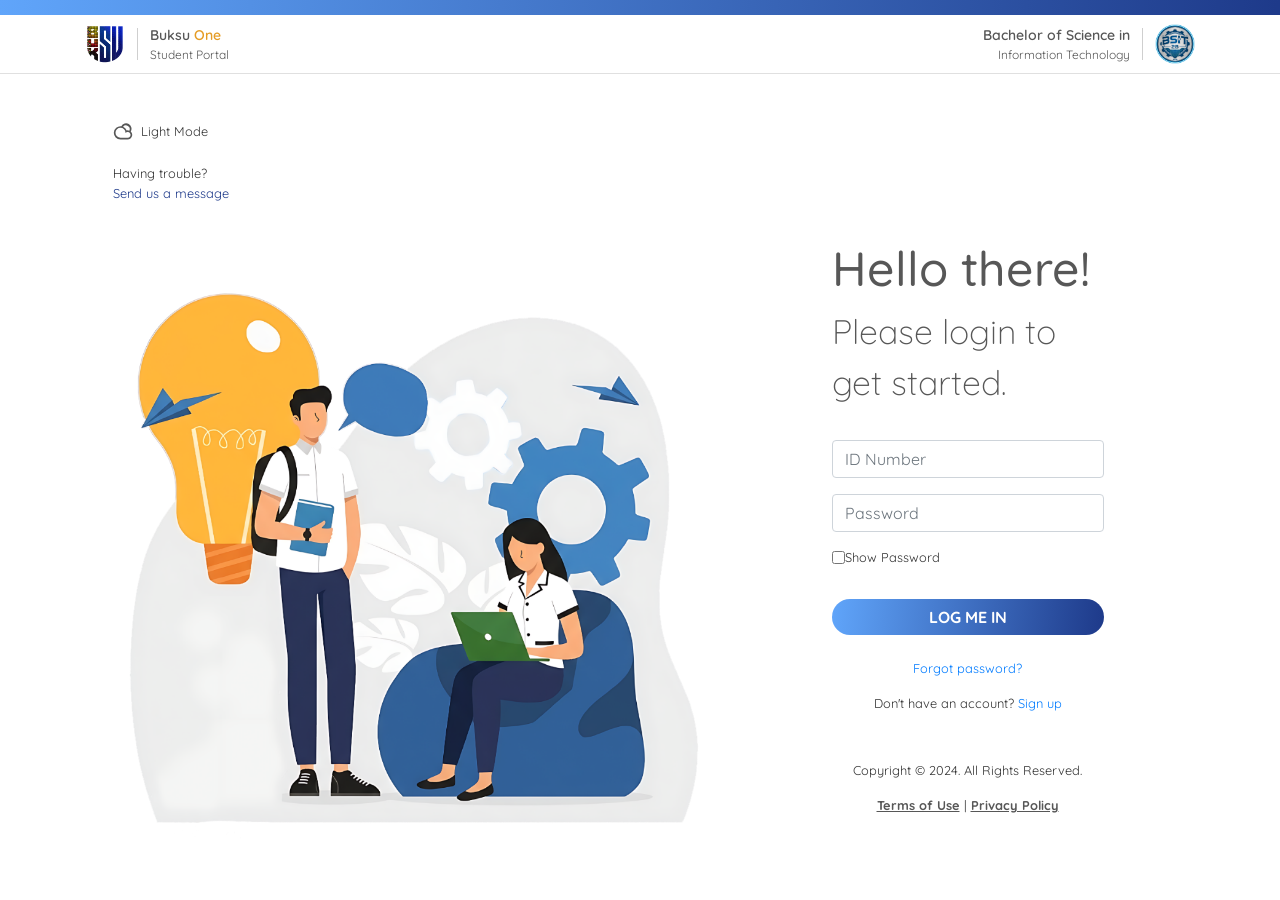
<file: index.html>
<!DOCTYPE html>
<html lang="en">
<head>
    <meta charset="UTF-8">
    <meta name="viewport" content="width=device-width, initial-scale=1.0">
    <meta http-equiv="refresh" content="0; url=login.html">
    <title>Redirecting...</title>
</head>
<body>
    <p>Redirecting to login page...</p>
    <script>
        window.location.href = 'login.html';
    </script>
</body>
</html>
</file>
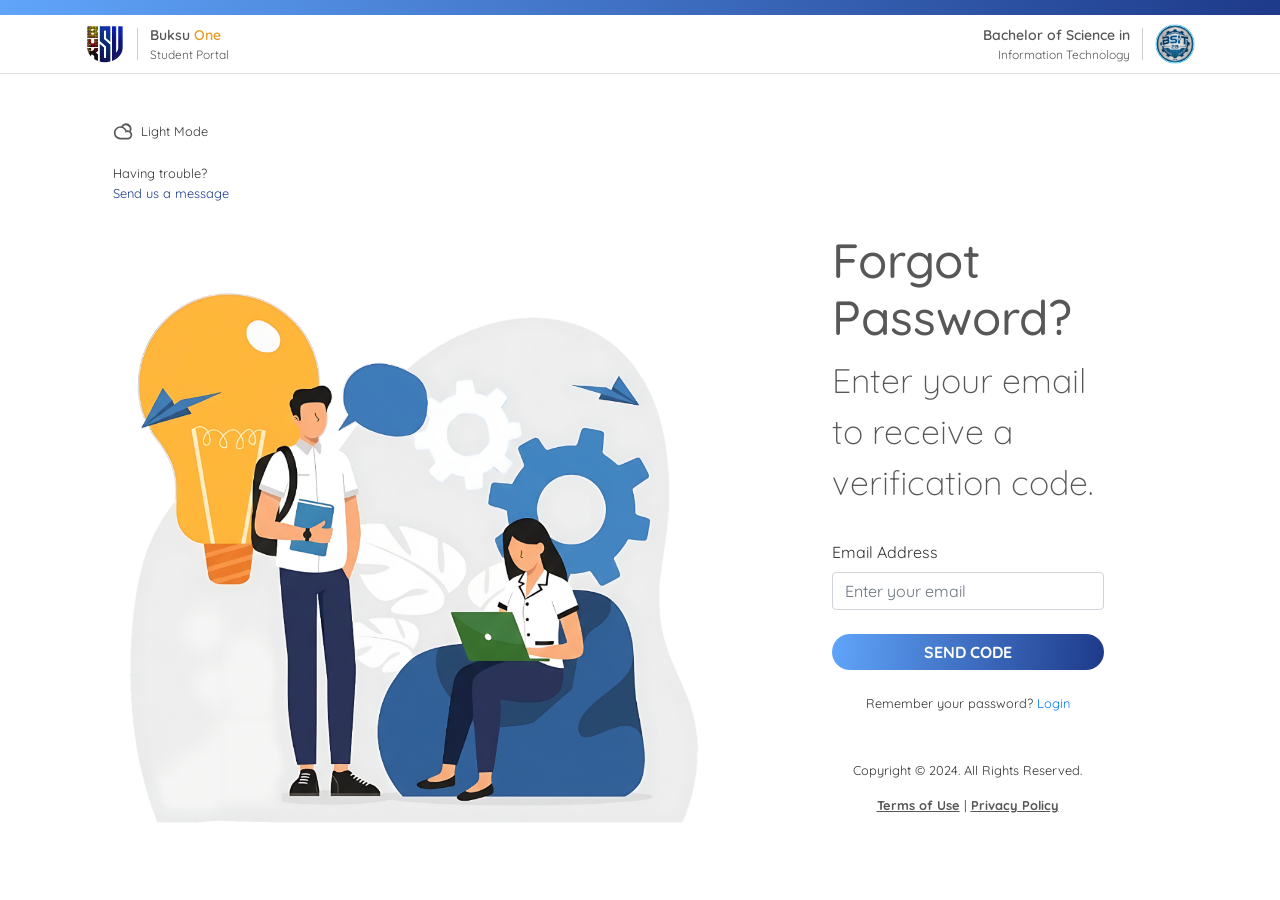
<file: forgot-password.html>
<!DOCTYPE html>
<html lang="en">
<head>
    <meta charset="UTF-8">
    <meta name="viewport" content="width=device-width, initial-scale=1.0">
    <meta name="theme-color" content="#1e3a8a">
    <link rel="stylesheet" href="bootstrap/css/bootstrap.min.css">
    <title>Forgot Password | Buksu Student Portal</title>
    <link rel="stylesheet" href="css/style.css">
    <link href="https://fonts.googleapis.com/css2?family=Quicksand:wght@300;400;500;600;700&display=swap" rel="stylesheet">
</head>
<body>
    <!-- Auth Pages Header -->
<div class="header">
  <div class="header-bar"></div>
  <div class="header-content">
    <div class="container">
      <div class="nav">
        <div class="logo-section">
          <img src="assets/img/bukidnon-state-university-logo.png" alt="Buksu Logo" class="logo" />
          <div class="jss2418" style="height: 32px; width: 1px;"></div>
          <div class="logo-text">
            <div class="logo-title">
              <span class="usep">Buksu </span> <span class="one">One</span>
            </div>
            <div class="logo-subtitle">Student Portal</div>
          </div>
        </div>
        <div class="nav-right">
          <div class="bsit-text">
            <div class="bsit-title">Bachelor of Science in</div>
            <div class="bsit-subtitle">Information Technology</div>
          </div>
          <div class="jss2418" style="height: 32px; width: 1px;"></div>
          <img src="assets/img/bsit-logo.png" alt="BSIT Logo" class="logo" />
        </div>
      </div>
    </div>
  </div>
</div>

    <main>
        <div class="container">
            <div class="d-flex justify-content-around align-items-end gap-5 flex-wrap-reverse flex-md-nowrap">
                <div class="d-flex flex-column pt-5">
                    <div class="d-flex flex-column align-items-start gap-2 mb-4 small position-relative">
                        <div class="d-flex align-items-center gap-3 text-body-secondary" id="themeToggle" style="cursor: pointer;">
                            <img src="assets/img/icon-dashboard.svg" alt="Theme" id="themeIcon" style="width: 20px; height: 20px;" />
                            <span id="themeText" class="ms-1">Light Mode</span>
                        </div>
                        <div class="help-link d-none d-md-block">
                            <span>Having trouble?</span>
                            <br>
                            <a href="#">Send us a message</a>
                        </div>
                    </div>

                    <div class="d-flex justify-content-end align-items-end">
                        <img src="assets/img/login-cover.png" alt="Forgot Password Illustration" class="illustration">
                    </div>
                </div>

                <div class="flex-shrink-0">
                    <div class="login-card">
                        <h1 class="greeting">Forgot Password?</h1>
                        <p class="subtitle">Enter your email to receive a verification code.</p>
                        <div class="mb-3"></div>

                        <form id="forgotForm" class="d-flex flex-column gap-3" action="verify-code.html">
                            <div class="mb-3">
                                <label for="email" class="form-label">Email Address</label>
                                <input type="email" id="email" class="form-control" placeholder="Enter your email" required>
                            </div>

                            <button type="submit" class="btn btn-primary btn-login w-100">SEND CODE</button>
                        </form>
                        <div class="mb-4"></div>

                        <p class="text-center small">Remember your password? <a href="login.html" class="text-decoration-none fw-semibold text-primary">Login</a></p>

                        <!-- Auth Pages Footer -->
<div class="auth-footer mt-5 text-center small">
  <p>Copyright © 2024. All Rights Reserved.</p>
  <p>
    <a href="#" class="text-decoration-none text-body-secondary">Terms of Use</a> | 
    <a href="#" class="text-decoration-none text-body-secondary">Privacy Policy</a>
  </p>
</div>
                    </div>
                </div>
            </div>
        </div>
    </main>

    <script src="bootstrap/js/bootstrap.bundle.min.js"></script>
    <script src="assets/js/main.js"></script>
</body>
</html>
</file>
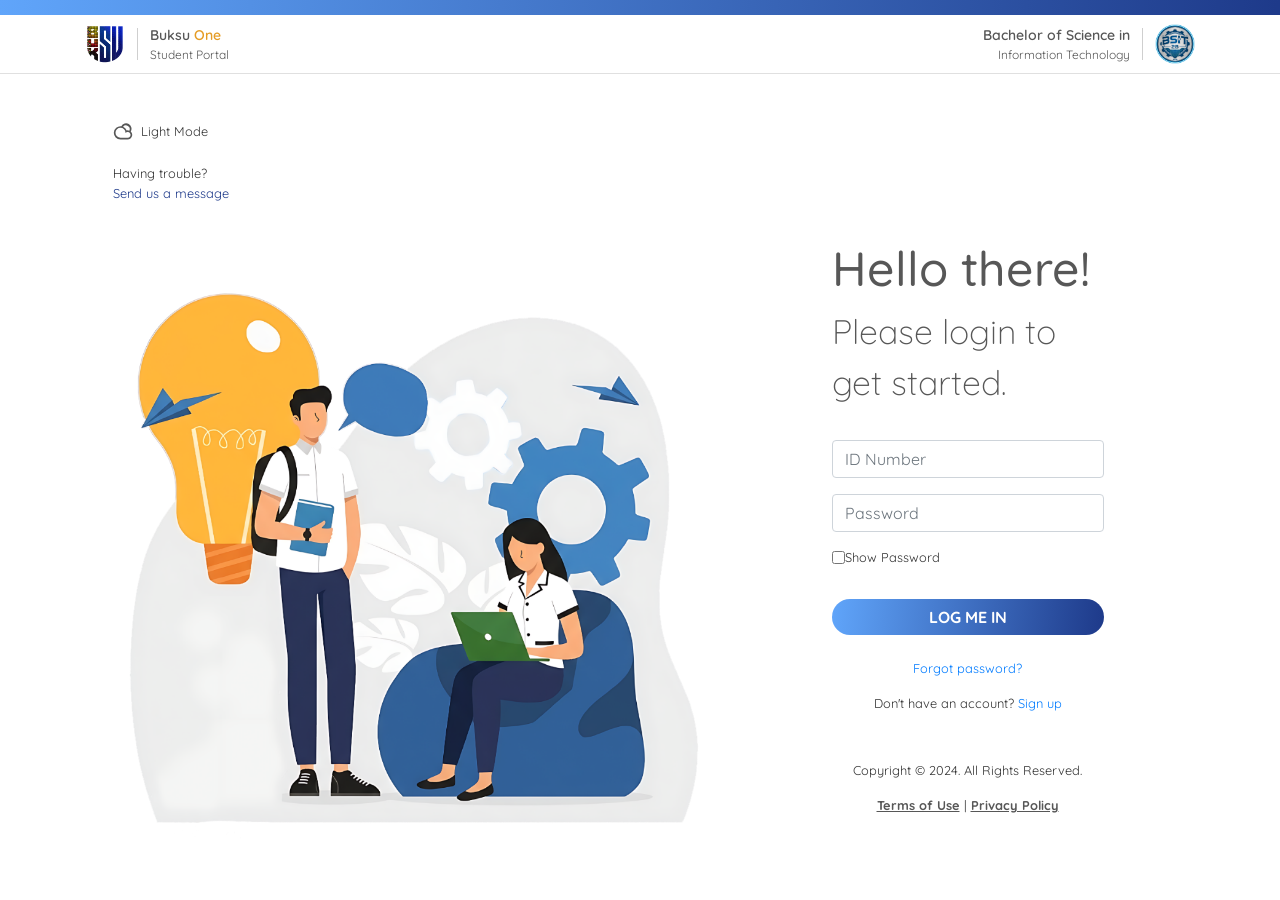
<file: login.html>
<!DOCTYPE html>
<html lang="en">
<head>
    <meta charset="UTF-8">
    <meta name="viewport" content="width=device-width, initial-scale=1.0">
    <meta name="theme-color" content="#1e3a8a">
    <link rel="stylesheet" href="bootstrap/css/bootstrap.min.css">
    <title>Login | Buksu Student Portal</title>
    <link rel="stylesheet" href="css/style.css">
    <link href="https://fonts.googleapis.com/css2?family=Quicksand:wght@300;400;500;600;700&display=swap" rel="stylesheet">
</head>
<body>
    <!-- Auth Pages Header -->
<div class="header">
  <div class="header-bar"></div>
  <div class="header-content">
    <div class="container">
      <div class="nav">
        <div class="logo-section">
          <img src="assets/img/bukidnon-state-university-logo.png" alt="Buksu Logo" class="logo" />
          <div class="jss2418" style="height: 32px; width: 1px;"></div>
          <div class="logo-text">
            <div class="logo-title">
              <span class="usep">Buksu </span> <span class="one">One</span>
            </div>
            <div class="logo-subtitle">Student Portal</div>
          </div>
        </div>
        <div class="nav-right">
          <div class="bsit-text">
            <div class="bsit-title">Bachelor of Science in</div>
            <div class="bsit-subtitle">Information Technology</div>
          </div>
          <div class="jss2418" style="height: 32px; width: 1px;"></div>
          <img src="assets/img/bsit-logo.png" alt="BSIT Logo" class="logo" />
        </div>
      </div>
    </div>
  </div>
</div>

    <main>
        <div class="container">
            <div class="d-flex justify-content-around align-items-end gap-5 flex-wrap-reverse flex-md-nowrap">
                <div class="d-flex flex-column pt-5">
                    <div class="d-flex flex-column align-items-start gap-2 mb-4 small position-relative">
                        <div class="d-flex align-items-center gap-3 text-body-secondary" id="themeToggle" style="cursor: pointer;">
                            <img src="assets/img/icon-dashboard.svg" alt="Theme" id="themeIcon" style="width: 20px; height: 20px;" />
                            <span id="themeText" class="ms-1">Light Mode</span>
                        </div>
                        <div class="help-link d-none d-md-block">
                            <span>Having trouble?</span>
                            <br>
                            <a href="#">Send us a message</a>
                        </div>
                    </div>

                    <div class="d-flex justify-content-end align-items-end">
                        <img src="assets/img/login-cover.png" alt="Login Illustration" class="illustration">
                    </div>
                </div>

                <div class="flex-shrink-0">
                    <div class="login-card">
                        <h1 class="greeting">Hello there!</h1>
                        <p class="subtitle">Please login to get started.</p>
                        <div class="mb-3"></div>

                        <form id="loginForm" class="d-flex flex-column gap-3">
                            <div class="mb-3">
                                <input type="text" id="idNumber" class="form-control" placeholder="ID Number" required>
                            </div>

                            <div class="mb-3">
                                <input type="password" id="password" class="form-control" placeholder="Password" required>
                            </div>

                            <div class="d-flex align-items-center mb-3">
                                <label class="d-flex align-items-center gap-2 cursor-pointer small">
                                    <input type="checkbox" id="showPassword">
                                    <span>Show Password</span>
                                </label>
                            </div>

                            <button type="submit" class="btn btn-primary btn-login w-100">LOG ME IN</button>
                        </form>

                        <script>
                            document.getElementById('loginForm').addEventListener('submit', function(e) {
                                e.preventDefault();
                                const idNumber = document.getElementById('idNumber').value.trim();
                                const password = document.getElementById('password').value.trim();
                                
                                if (idNumber && password) {
                                    window.location.href = 'admin/dashboard.html';
                                }
                            });
                        </script>
                        <div class="mb-4"></div>

                        <a href="forgot-password.html" class="d-block text-center text-decoration-none mb-3 small">Forgot password?</a>

                        <p class="text-center small">Don't have an account? <a href="signup.html" class="text-decoration-none fw-semibold text-primary">Sign up</a></p>

                        <!-- Auth Pages Footer -->
<div class="auth-footer mt-5 text-center small">
  <p>Copyright © 2024. All Rights Reserved.</p>
  <p>
    <a href="#" class="text-decoration-none text-body-secondary">Terms of Use</a> | 
    <a href="#" class="text-decoration-none text-body-secondary">Privacy Policy</a>
  </p>
</div>
                    </div>
                </div>
            </div>
        </div>
    </main>

    <script src="bootstrap/js/bootstrap.bundle.min.js"></script>
    <script src="assets/js/main.js"></script>
</body>
</html>
</file>
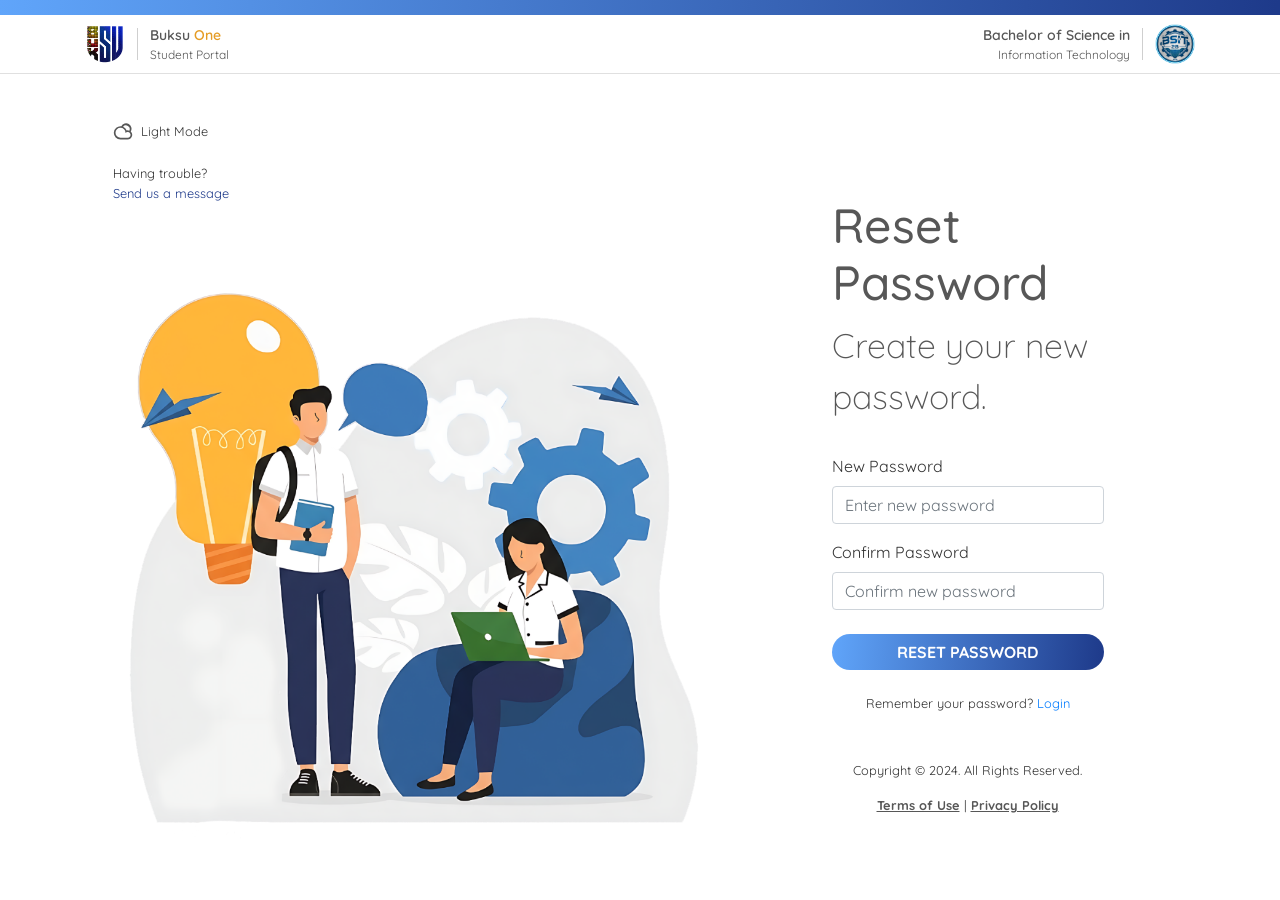
<file: reset-password.html>
<!DOCTYPE html>
<html lang="en">
<head>
    <meta charset="UTF-8">
    <meta name="viewport" content="width=device-width, initial-scale=1.0">
    <meta name="theme-color" content="#1e3a8a">
    <link rel="stylesheet" href="bootstrap/css/bootstrap.min.css">
    <title>Reset Password | Buksu Student Portal</title>
    <link rel="stylesheet" href="css/style.css">
    <link href="https://fonts.googleapis.com/css2?family=Quicksand:wght@300;400;500;600;700&display=swap" rel="stylesheet">
</head>
<body>
    <!-- Auth Pages Header -->
<div class="header">
  <div class="header-bar"></div>
  <div class="header-content">
    <div class="container">
      <div class="nav">
        <div class="logo-section">
          <img src="assets/img/bukidnon-state-university-logo.png" alt="Buksu Logo" class="logo" />
          <div class="jss2418" style="height: 32px; width: 1px;"></div>
          <div class="logo-text">
            <div class="logo-title">
              <span class="usep">Buksu </span> <span class="one">One</span>
            </div>
            <div class="logo-subtitle">Student Portal</div>
          </div>
        </div>
        <div class="nav-right">
          <div class="bsit-text">
            <div class="bsit-title">Bachelor of Science in</div>
            <div class="bsit-subtitle">Information Technology</div>
          </div>
          <div class="jss2418" style="height: 32px; width: 1px;"></div>
          <img src="assets/img/bsit-logo.png" alt="BSIT Logo" class="logo" />
        </div>
      </div>
    </div>
  </div>
</div>

    <main>
        <div class="container">
            <div class="d-flex justify-content-around align-items-end gap-5 flex-wrap-reverse flex-md-nowrap">
                <div class="d-flex flex-column pt-5">
                    <div class="d-flex flex-column align-items-start gap-2 mb-4 small position-relative">
                        <div class="d-flex align-items-center gap-3 text-body-secondary" id="themeToggle" style="cursor: pointer;">
                            <img src="assets/img/icon-dashboard.svg" alt="Theme" id="themeIcon" style="width: 20px; height: 20px;" />
                            <span id="themeText" class="ms-1">Light Mode</span>
                        </div>
                        <div class="help-link d-none d-md-block">
                            <span>Having trouble?</span>
                            <br>
                            <a href="#">Send us a message</a>
                        </div>
                    </div>

                    <div class="d-flex justify-content-end align-items-end">
                        <img src="assets/img/login-cover.png" alt="Reset Password Illustration" class="illustration">
                    </div>
                </div>

                <div class="flex-shrink-0">
                    <div class="login-card">
                        <h1 class="greeting">Reset Password</h1>
                        <p class="subtitle">Create your new password.</p>
                        <div class="mb-3"></div>

                        <form id="resetForm" class="d-flex flex-column gap-3" action="login.html">
                            <div class="mb-3">
                                <label for="newPassword" class="form-label">New Password</label>
                                <input type="password" id="newPassword" class="form-control" placeholder="Enter new password" required>
                            </div>

                            <div class="mb-3">
                                <label for="confirmPassword" class="form-label">Confirm Password</label>
                                <input type="password" id="confirmPassword" class="form-control" placeholder="Confirm new password" required>
                            </div>

                            <button type="submit" class="btn btn-primary btn-login w-100">RESET PASSWORD</button>
                        </form>
                        <div class="mb-4"></div>

                        <p class="text-center small">Remember your password? <a href="login.html" class="text-decoration-none fw-semibold text-primary">Login</a></p>

                        <!-- Auth Pages Footer -->
<div class="auth-footer mt-5 text-center small">
  <p>Copyright © 2024. All Rights Reserved.</p>
  <p>
    <a href="#" class="text-decoration-none text-body-secondary">Terms of Use</a> | 
    <a href="#" class="text-decoration-none text-body-secondary">Privacy Policy</a>
  </p>
</div>
                    </div>
                </div>
            </div>
        </div>
    </main>

    <script src="bootstrap/js/bootstrap.bundle.min.js"></script>
    <script src="assets/js/main.js"></script>
</body>
</html>
</file>
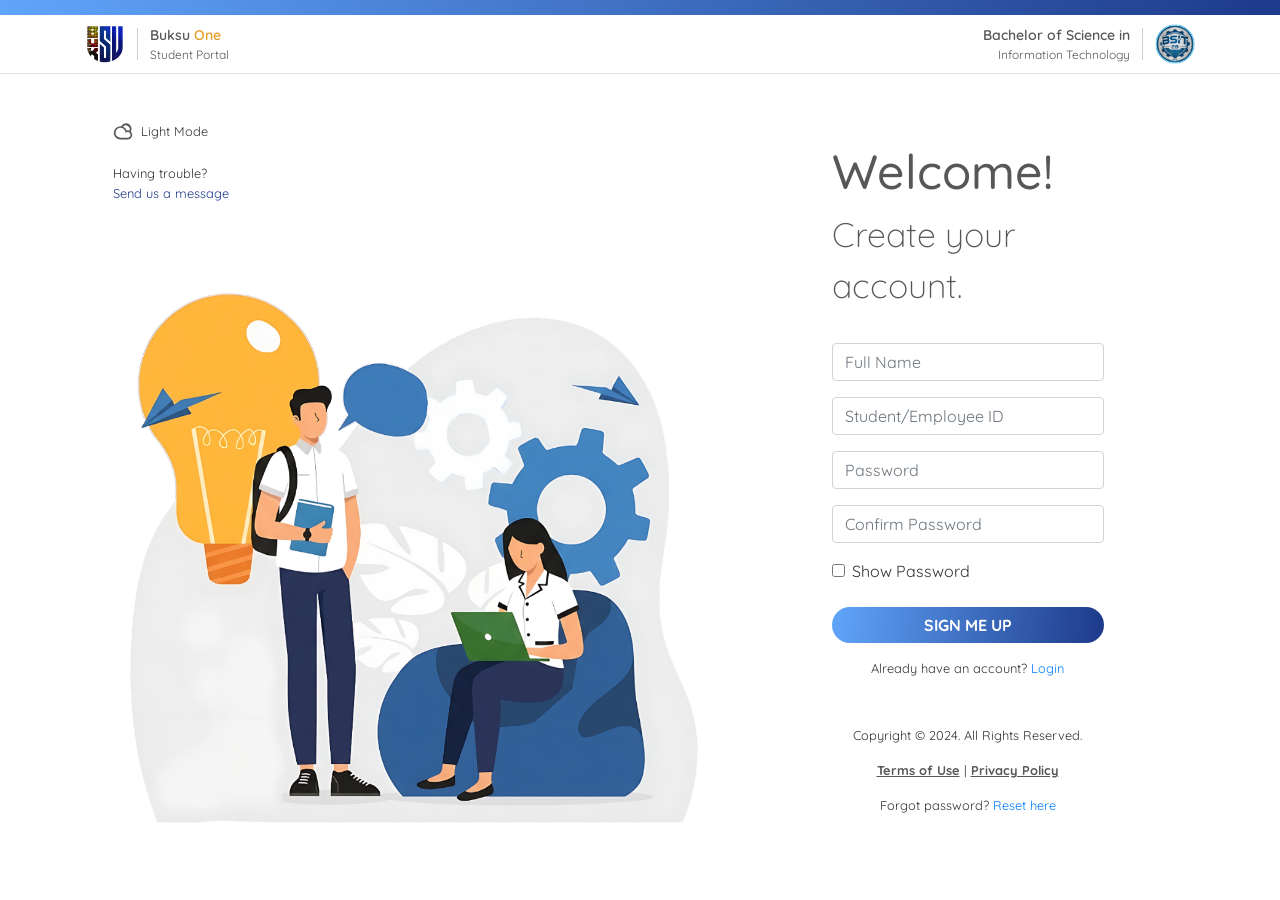
<file: signup.html>
<!DOCTYPE html>
<html lang="en">
<head>
    <meta charset="UTF-8">
    <meta name="viewport" content="width=device-width, initial-scale=1.0">
    <meta name="theme-color" content="#1e3a8a">
    <link rel="stylesheet" href="bootstrap/css/bootstrap.min.css">
    <title>Sign Up | Buksu Student Portal</title>
    <link rel="stylesheet" href="css/style.css">
    <link href="https://fonts.googleapis.com/css2?family=Quicksand:wght@300;400;500;600;700&display=swap" rel="stylesheet">
</head>
<body>
    <!-- Auth Pages Header -->
<div class="header">
  <div class="header-bar"></div>
  <div class="header-content">
    <div class="container">
      <div class="nav">
        <div class="logo-section">
          <img src="assets/img/bukidnon-state-university-logo.png" alt="Buksu Logo" class="logo" />
          <div class="jss2418" style="height: 32px; width: 1px;"></div>
          <div class="logo-text">
            <div class="logo-title">
              <span class="usep">Buksu </span> <span class="one">One</span>
            </div>
            <div class="logo-subtitle">Student Portal</div>
          </div>
        </div>
        <div class="nav-right">
          <div class="bsit-text">
            <div class="bsit-title">Bachelor of Science in</div>
            <div class="bsit-subtitle">Information Technology</div>
          </div>
          <div class="jss2418" style="height: 32px; width: 1px;"></div>
          <img src="assets/img/bsit-logo.png" alt="BSIT Logo" class="logo" />
        </div>
      </div>
    </div>
  </div>
</div>

    <main>
        <div class="container">
            <div class="d-flex justify-content-around align-items-end gap-5 flex-wrap-reverse flex-md-nowrap">
                <div class="d-flex flex-column pt-5">
                    <div class="d-flex flex-column align-items-start gap-2 mb-4 small position-relative">
                        <div class="d-flex align-items-center gap-3 text-body-secondary" id="themeToggle" style="cursor: pointer;">
                            <img src="assets/img/icon-dashboard.svg" alt="Theme" id="themeIcon" style="width: 20px; height: 20px;" />
                            <span id="themeText" class="ms-1">Light Mode</span>
                        </div>
                        <div class="help-link d-none d-md-block">
                            <span>Having trouble?</span>
                            <br>
                            <a href="#">Send us a message</a>
                        </div>
                    </div>

                    <div class="d-flex justify-content-end align-items-end">
                        <img src="assets/img/login-cover.png" alt="Signup Illustration" class="illustration">
                    </div>
                </div>

                <div class="flex-shrink-0">
                    <div class="login-card">
                        <h1 class="greeting">Welcome!</h1>
                        <p class="subtitle">Create your account.</p>

                        <form id="signupForm" class="d-flex flex-column gap-3">
                            <div class="mb-3">
                                <input type="text" id="fullName" class="form-control" placeholder="Full Name" required>
                            </div>

                            <div class="mb-3">
                                <input type="text" id="idNumber" class="form-control" placeholder="Student/Employee ID" required>
                            </div>

                            <div class="mb-3">
                                <input type="password" id="password" class="form-control" placeholder="Password" required>
                            </div>

                            <div class="mb-3">
                                <input type="password" id="confirmPassword" class="form-control" placeholder="Confirm Password" required>
                            </div>

                            <div class="mb-3">
                                <div class="form-check">
                                    <input type="checkbox" id="showPassword" class="form-check-input">
                                    <label class="form-check-label" for="showPassword">Show Password</label>
                                </div>
                            </div>

                            <button type="submit" class="btn btn-primary btn-login w-100">SIGN ME UP</button>
                        </form>

                        <script>
                            document.getElementById('signupForm').addEventListener('submit', function(e) {
                                e.preventDefault();
                                const fullName = document.getElementById('fullName').value.trim();
                                const idNumber = document.getElementById('idNumber').value.trim();
                                const password = document.getElementById('password').value.trim();
                                const confirmPassword = document.getElementById('confirmPassword').value.trim();
                                
                                if (fullName && idNumber && password && confirmPassword) {
                                    window.location.href = 'admin/dashboard.html';
                                }
                            });
                        </script>

                        <p class="text-center small mt-3">Already have an account? <a href="login.html" class="text-decoration-none fw-semibold text-primary">Login</a></p>

                        <!-- Auth Pages Footer -->
<div class="auth-footer mt-5 text-center small">
  <p>Copyright © 2024. All Rights Reserved.</p>
  <p>
    <a href="#" class="text-decoration-none text-body-secondary">Terms of Use</a> | 
    <a href="#" class="text-decoration-none text-body-secondary">Privacy Policy</a>
  </p>
</div>

                        <p class="text-center small mt-3">Forgot password? <a href="forgot-password.html" class="text-decoration-none fw-semibold text-primary">Reset here</a></p>
                    </div>
                </div>
            </div>
        </div>
    </main>

    <script src="bootstrap/js/bootstrap.bundle.min.js"></script>
    <script src="assets/js/main.js"></script>
</body>
</html>
</file>
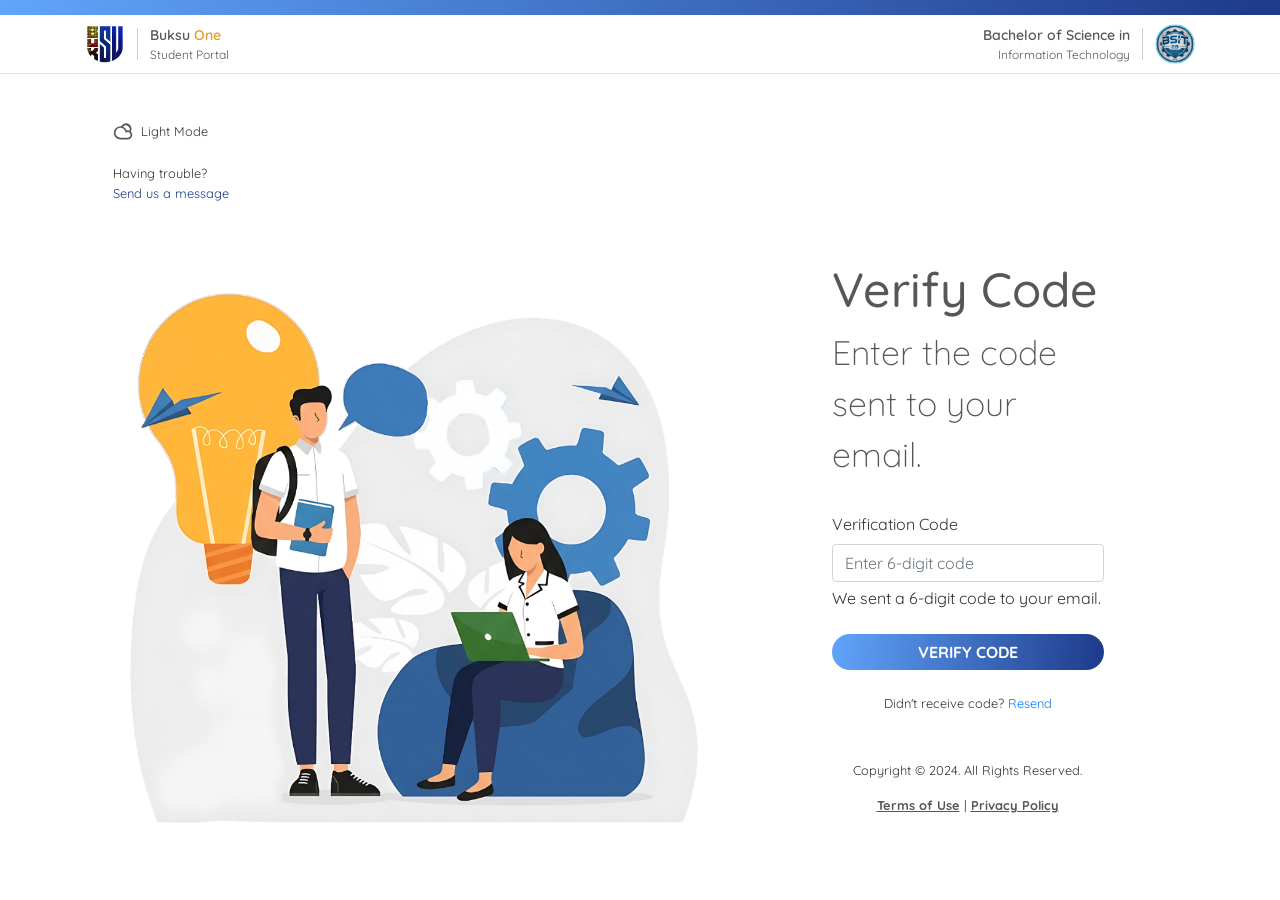
<file: verify-code.html>
<!DOCTYPE html>
<html lang="en">
<head>
    <meta charset="UTF-8">
    <meta name="viewport" content="width=device-width, initial-scale=1.0">
    <meta name="theme-color" content="#1e3a8a">
    <link rel="stylesheet" href="bootstrap/css/bootstrap.min.css">
    <title>Verify Code | Buksu Student Portal</title>
    <link rel="stylesheet" href="css/style.css">
    <link href="https://fonts.googleapis.com/css2?family=Quicksand:wght@300;400;500;600;700&display=swap" rel="stylesheet">
</head>
<body>
    <!-- Auth Pages Header -->
<div class="header">
  <div class="header-bar"></div>
  <div class="header-content">
    <div class="container">
      <div class="nav">
        <div class="logo-section">
          <img src="assets/img/bukidnon-state-university-logo.png" alt="Buksu Logo" class="logo" />
          <div class="jss2418" style="height: 32px; width: 1px;"></div>
          <div class="logo-text">
            <div class="logo-title">
              <span class="usep">Buksu </span> <span class="one">One</span>
            </div>
            <div class="logo-subtitle">Student Portal</div>
          </div>
        </div>
        <div class="nav-right">
          <div class="bsit-text">
            <div class="bsit-title">Bachelor of Science in</div>
            <div class="bsit-subtitle">Information Technology</div>
          </div>
          <div class="jss2418" style="height: 32px; width: 1px;"></div>
          <img src="assets/img/bsit-logo.png" alt="BSIT Logo" class="logo" />
        </div>
      </div>
    </div>
  </div>
</div>

    <main>
        <div class="container">
            <div class="d-flex justify-content-around align-items-end gap-5 flex-wrap-reverse flex-md-nowrap">
                <div class="d-flex flex-column pt-5">
                    <div class="d-flex flex-column align-items-start gap-2 mb-4 small position-relative">
                        <div class="d-flex align-items-center gap-3 text-body-secondary" id="themeToggle" style="cursor: pointer;">
                            <img src="assets/img/icon-dashboard.svg" alt="Theme" id="themeIcon" style="width: 20px; height: 20px;" />
                            <span id="themeText" class="ms-1">Light Mode</span>
                        </div>
                        <div class="help-link d-none d-md-block">
                            <span>Having trouble?</span>
                            <br>
                            <a href="#">Send us a message</a>
                        </div>
                    </div>

                    <div class="d-flex justify-content-end align-items-end">
                        <img src="assets/img/login-cover.png" alt="Verify Code Illustration" class="illustration">
                    </div>
                </div>

                <div class="flex-shrink-0">
                    <div class="login-card">
                        <h1 class="greeting">Verify Code</h1>
                        <p class="subtitle">Enter the code sent to your email.</p>
                        <div class="mb-3"></div>

                        <form id="verifyForm" class="d-flex flex-column gap-3" action="reset-password.html">
                            <div class="mb-3">
                                <label for="verificationCode" class="form-label">Verification Code</label>
                                <input type="text" id="verificationCode" class="form-control" placeholder="Enter 6-digit code" pattern="[0-9]{6}" maxlength="6" inputmode="numeric" oninput="this.value = this.value.replace(/[^0-9]/g, '')" required>
                                <div class="form-text">We sent a 6-digit code to your email.</div>
                            </div>

                            <button type="submit" class="btn btn-primary btn-login w-100">VERIFY CODE</button>
                        </form>
                        <div class="mb-4"></div>

                        <p class="text-center small">Didn't receive code? <a href="forgot-password.html" class="text-decoration-none fw-semibold text-primary">Resend</a></p>

                        <!-- Auth Pages Footer -->
<div class="auth-footer mt-5 text-center small">
  <p>Copyright © 2024. All Rights Reserved.</p>
  <p>
    <a href="#" class="text-decoration-none text-body-secondary">Terms of Use</a> | 
    <a href="#" class="text-decoration-none text-body-secondary">Privacy Policy</a>
  </p>
</div>
                    </div>
                </div>
            </div>
        </div>
    </main>

    <script src="bootstrap/js/bootstrap.bundle.min.js"></script>
    <script src="assets/js/main.js"></script>
</body>
</html>
</file>
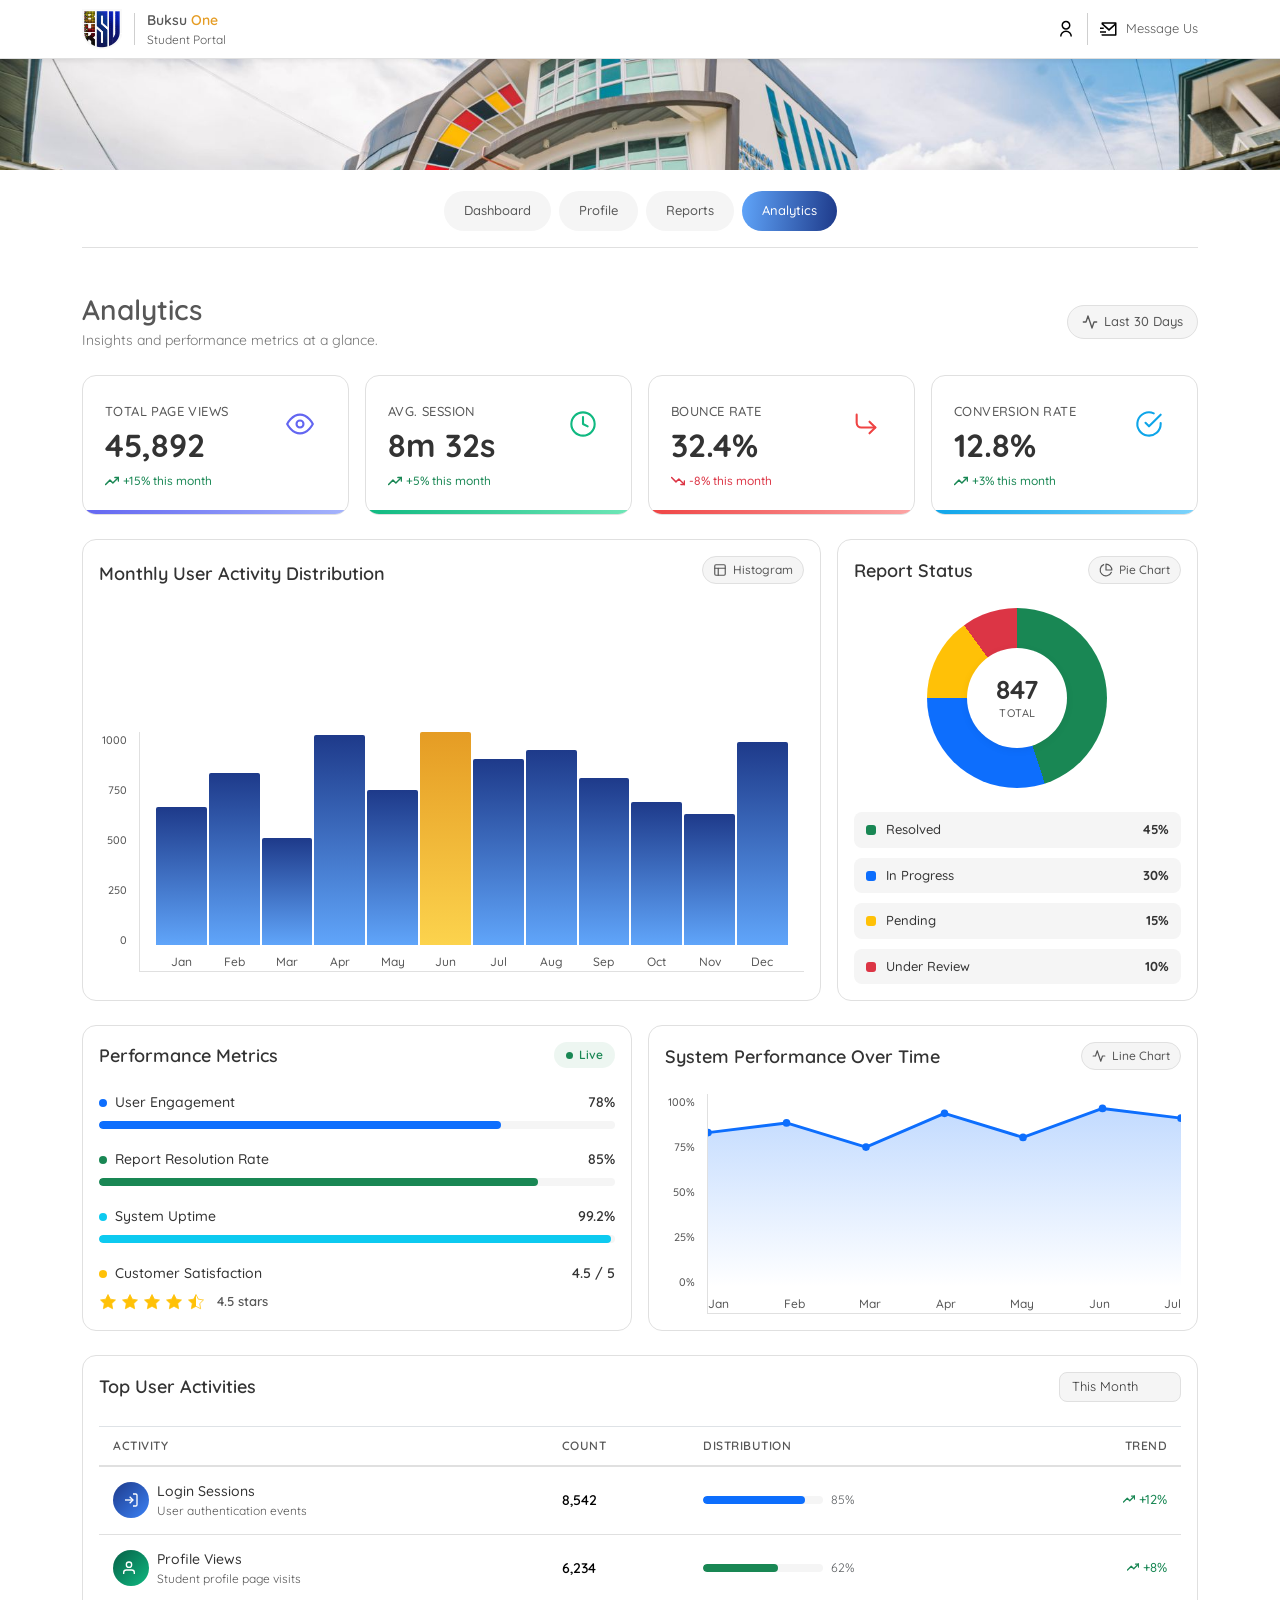
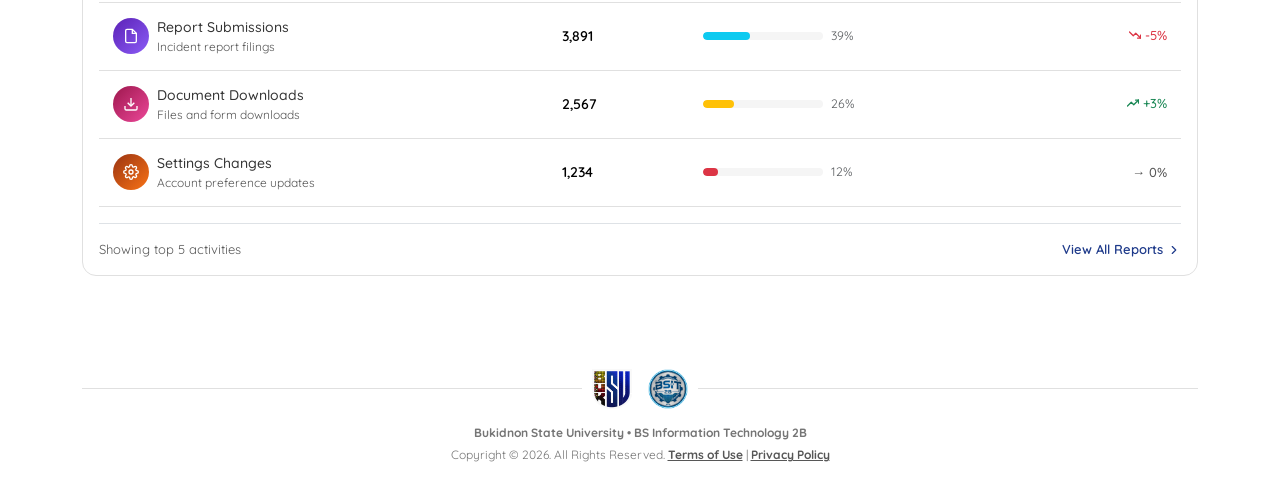
<file: admin/analytics.html>
<!DOCTYPE html>
<html lang="en">
<head>
    <meta charset="UTF-8">
    <meta name="viewport" content="width=device-width, initial-scale=1.0">
    <meta name="theme-color" content="#973939">
    <link rel="stylesheet" href="../bootstrap/css/bootstrap.min.css">
    <link href="https://cdn.jsdelivr.net/npm/bootstrap@5.3.8/dist/css/bootstrap.min.css" rel="stylesheet" integrity="sha384-sRIl4kxILFvY47J16cr9ZwB07vP4J8+LH7qKQnuqkuIAvNWLzeN8tE5YBujZqJLB" crossorigin="anonymous">
    <title>Analytics | Admin Panel</title>
    <link rel="stylesheet" href="../css/style.css">
    <link href="https://fonts.googleapis.com/css2?family=Quicksand:wght@300;400;500;600;700&display=swap" rel="stylesheet">
</head>
<body>
    <!-- Header will be loaded here -->
    <div id="header-container"></div>

    <!-- Content Wrapper for Transitions -->
    <div class="content-wrapper">
    <!-- Hero Banner with Profile Overlay -->
    <div class="hero-banner hero-banner-compact">
        <div class="hero-background">
        <img src="../assets/img/study_center.jpg" alt="University Banner" class="hero-image" />
        <div class="hero-overlay"></div>
        </div>
        <div class="profile-overlay-container hidden">
        <div class="profile-overlay">
            <img src="../assets/img/default-profile.png" alt="Profile Picture" class="profile-picture" id="profilePicture" />
        </div>
        </div>
    </div>

    <!-- Profile Information Section (collapsed on this page) -->
    <div class="profile-info-section collapsed">
        <div class="container">
            <div class="profile-id">2401117078</div>
            <div class="profile-email">2401117078@student.buksu.edu.ph</div>
            <div class="profile-name">YBANEZ ALISTAIR M.</div>
            <div class="profile-degree">Bachelor of Science in Information Technology</div>
            <div class="profile-major">major in Software Engineering</div>
        </div>
    </div>

    <!-- Navigation will be loaded here -->
    <div id="navigation-container" class="nav-compact"></div>

    <!-- Main Content -->
    <main class="admin-main py-4">
        <div class="container">
            <!-- Page Header -->
            <div class="page-header mb-4"> 
                <div class="d-flex justify-content-between align-items-center flex-wrap gap-3">
                    <div>
                        <h1 class="page-title mb-1">Analytics</h1>
                        <p class="page-subtitle mb-0">Insights and performance metrics at a glance.</p>
                    </div>
                    <div class="d-flex align-items-center gap-2">
                        <span class="header-date-badge">
                            <svg width="16" height="16" viewBox="0 0 24 24" fill="none" stroke="currentColor" stroke-width="2" stroke-linecap="round" stroke-linejoin="round"><polyline points="22 12 18 12 15 21 9 3 6 12 2 12"/></svg>
                            <span>Last 30 Days</span>
                        </span>
                    </div>
                </div>
            </div>

            <!-- Summary Stat Cards -->
            <div class="row g-3 mb-4">
                <!-- Total Page Views -->
                <div class="col-xl-3 col-md-6">
                    <div class="dash-stat-card">
                        <div class="dash-stat-card-body">
                            <div class="dash-stat-info">
                                <span class="dash-stat-label">Total Page Views</span>
                                <div class="dash-stat-value">45,892</div>
                                <div class="dash-stat-trend trend-up">
                                    <svg width="14" height="14" viewBox="0 0 24 24" fill="none" stroke="currentColor" stroke-width="2.5" stroke-linecap="round" stroke-linejoin="round"><polyline points="23 6 13.5 15.5 8.5 10.5 1 18"/><polyline points="17 6 23 6 23 12"/></svg>
                                    <span>+15% this month</span>
                                </div>
                            </div>
                            <div class="dash-stat-icon icon-views">
                                <svg width="28" height="28" viewBox="0 0 24 24" fill="none" stroke="currentColor" stroke-width="1.8" stroke-linecap="round" stroke-linejoin="round"><path d="M1 12s4-8 11-8 11 8 11 8-4 8-11 8-11-8-11-8z"/><circle cx="12" cy="12" r="3"/></svg>
                            </div>
                        </div>
                        <div class="dash-stat-bar bar-views"></div>
                    </div>
                </div>
                <!-- Avg. Session Duration -->
                <div class="col-xl-3 col-md-6">
                    <div class="dash-stat-card">
                        <div class="dash-stat-card-body">
                            <div class="dash-stat-info">
                                <span class="dash-stat-label">Avg. Session</span>
                                <div class="dash-stat-value">8m 32s</div>
                                <div class="dash-stat-trend trend-up">
                                    <svg width="14" height="14" viewBox="0 0 24 24" fill="none" stroke="currentColor" stroke-width="2.5" stroke-linecap="round" stroke-linejoin="round"><polyline points="23 6 13.5 15.5 8.5 10.5 1 18"/><polyline points="17 6 23 6 23 12"/></svg>
                                    <span>+5% this month</span>
                                </div>
                            </div>
                            <div class="dash-stat-icon icon-duration">
                                <svg width="28" height="28" viewBox="0 0 24 24" fill="none" stroke="currentColor" stroke-width="1.8" stroke-linecap="round" stroke-linejoin="round"><circle cx="12" cy="12" r="10"/><polyline points="12 6 12 12 16 14"/></svg>
                            </div>
                        </div>
                        <div class="dash-stat-bar bar-duration"></div>
                    </div>
                </div>
                <!-- Bounce Rate -->
                <div class="col-xl-3 col-md-6">
                    <div class="dash-stat-card">
                        <div class="dash-stat-card-body">
                            <div class="dash-stat-info">
                                <span class="dash-stat-label">Bounce Rate</span>
                                <div class="dash-stat-value">32.4%</div>
                                <div class="dash-stat-trend trend-down">
                                    <svg width="14" height="14" viewBox="0 0 24 24" fill="none" stroke="currentColor" stroke-width="2.5" stroke-linecap="round" stroke-linejoin="round"><polyline points="23 18 13.5 8.5 8.5 13.5 1 6"/><polyline points="17 18 23 18 23 12"/></svg>
                                    <span>-8% this month</span>
                                </div>
                            </div>
                            <div class="dash-stat-icon icon-bounce">
                                <svg width="28" height="28" viewBox="0 0 24 24" fill="none" stroke="currentColor" stroke-width="1.8" stroke-linecap="round" stroke-linejoin="round"><polyline points="15 10 20 15 15 20"/><path d="M4 4v7a4 4 0 0 0 4 4h12"/></svg>
                            </div>
                        </div>
                        <div class="dash-stat-bar bar-bounce"></div>
                    </div>
                </div>
                <!-- Conversion Rate -->
                <div class="col-xl-3 col-md-6">
                    <div class="dash-stat-card">
                        <div class="dash-stat-card-body">
                            <div class="dash-stat-info">
                                <span class="dash-stat-label">Conversion Rate</span>
                                <div class="dash-stat-value">12.8%</div>
                                <div class="dash-stat-trend trend-up">
                                    <svg width="14" height="14" viewBox="0 0 24 24" fill="none" stroke="currentColor" stroke-width="2.5" stroke-linecap="round" stroke-linejoin="round"><polyline points="23 6 13.5 15.5 8.5 10.5 1 18"/><polyline points="17 6 23 6 23 12"/></svg>
                                    <span>+3% this month</span>
                                </div>
                            </div>
                            <div class="dash-stat-icon icon-conversion">
                                <svg width="28" height="28" viewBox="0 0 24 24" fill="none" stroke="currentColor" stroke-width="1.8" stroke-linecap="round" stroke-linejoin="round"><path d="M22 11.08V12a10 10 0 1 1-5.93-9.14"/><polyline points="22 4 12 14.01 9 11.01"/></svg>
                            </div>
                        </div>
                        <div class="dash-stat-bar bar-conversion"></div>
                    </div>
                </div>
            </div>

            <!-- Chart Section: Bar Chart + Pie Chart -->
            <div class="row g-3 mb-4">
                <!-- Histogram - Monthly User Activity -->
                <div class="col-lg-8">
                    <div class="card dash-card h-100">
                        <div class="card-body">
                            <div class="d-flex justify-content-between align-items-end mb-4">
                                <h5 class="card-title mb-0">Monthly User Activity Distribution</h5>
                                <span class="header-date-badge" style="font-size:12px; padding:4px 10px;">
                                    <svg width="14" height="14" viewBox="0 0 24 24" fill="none" stroke="currentColor" stroke-width="2" stroke-linecap="round" stroke-linejoin="round"><rect x="3" y="3" width="18" height="18" rx="2" ry="2"/><line x1="3" y1="9" x2="21" y2="9"/><line x1="9" y1="21" x2="9" y2="9"/></svg>
                                    Histogram
                                </span>
                            </div>
                            <div class="analytics-chart-area">
                                <div class="analytics-histogram-chart">
                                    <div class="analytics-bar-y-axis">
                                        <span>1000</span>
                                        <span>750</span>
                                        <span>500</span>
                                        <span>250</span>
                                        <span>0</span>
                                    </div>
                                    <div class="analytics-histogram-grid">
                                        <div class="analytics-histogram-col">
                                            <div class="analytics-histogram-bar" style="height: 58%;" data-value="580">
                                                <span class="analytics-bar-tooltip">580</span>
                                            </div>
                                            <span class="analytics-bar-label">Jan</span>
                                        </div>
                                        <div class="analytics-histogram-col">
                                            <div class="analytics-histogram-bar" style="height: 72%;" data-value="720">
                                                <span class="analytics-bar-tooltip">720</span>
                                            </div>
                                            <span class="analytics-bar-label">Feb</span>
                                        </div>
                                        <div class="analytics-histogram-col">
                                            <div class="analytics-histogram-bar" style="height: 45%;" data-value="450">
                                                <span class="analytics-bar-tooltip">450</span>
                                            </div>
                                            <span class="analytics-bar-label">Mar</span>
                                        </div>
                                        <div class="analytics-histogram-col">
                                            <div class="analytics-histogram-bar" style="height: 88%;" data-value="880">
                                                <span class="analytics-bar-tooltip">880</span>
                                            </div>
                                            <span class="analytics-bar-label">Apr</span>
                                        </div>
                                        <div class="analytics-histogram-col">
                                            <div class="analytics-histogram-bar" style="height: 65%;" data-value="650">
                                                <span class="analytics-bar-tooltip">650</span>
                                            </div>
                                            <span class="analytics-bar-label">May</span>
                                        </div>
                                        <div class="analytics-histogram-col">
                                            <div class="analytics-histogram-bar analytics-histogram-highlight" style="height: 95%;" data-value="950">
                                                <span class="analytics-bar-tooltip">950</span>
                                            </div>
                                            <span class="analytics-bar-label">Jun</span>
                                        </div>
                                        <div class="analytics-histogram-col">
                                            <div class="analytics-histogram-bar" style="height: 78%;" data-value="780">
                                                <span class="analytics-bar-tooltip">780</span>
                                            </div>
                                            <span class="analytics-bar-label">Jul</span>
                                        </div>
                                        <div class="analytics-histogram-col">
                                            <div class="analytics-histogram-bar" style="height: 82%;" data-value="820">
                                                <span class="analytics-bar-tooltip">820</span>
                                            </div>
                                            <span class="analytics-bar-label">Aug</span>
                                        </div>
                                        <div class="analytics-histogram-col">
                                            <div class="analytics-histogram-bar" style="height: 70%;" data-value="700">
                                                <span class="analytics-bar-tooltip">700</span>
                                            </div>
                                            <span class="analytics-bar-label">Sep</span>
                                        </div>
                                        <div class="analytics-histogram-col">
                                            <div class="analytics-histogram-bar" style="height: 60%;" data-value="600">
                                                <span class="analytics-bar-tooltip">600</span>
                                            </div>
                                            <span class="analytics-bar-label">Oct</span>
                                        </div>
                                        <div class="analytics-histogram-col">
                                            <div class="analytics-histogram-bar" style="height: 55%;" data-value="550">
                                                <span class="analytics-bar-tooltip">550</span>
                                            </div>
                                            <span class="analytics-bar-label">Nov</span>
                                        </div>
                                        <div class="analytics-histogram-col">
                                            <div class="analytics-histogram-bar" style="height: 85%;" data-value="850">
                                                <span class="analytics-bar-tooltip">850</span>
                                            </div>
                                            <span class="analytics-bar-label">Dec</span>
                                        </div>
                                    </div>
                                </div>
                            </div>
                        </div>
                    </div>
                </div>
                <!-- Pie Chart - Report Status Distribution -->
                <div class="col-lg-4">
                    <div class="card dash-card h-100">
                        <div class="card-body">
                            <div class="d-flex justify-content-between align-items-center mb-4">
                                <h5 class="card-title mb-0">Report Status</h5>
                                <span class="header-date-badge" style="font-size:12px; padding:4px 10px;">
                                    <svg width="14" height="14" viewBox="0 0 24 24" fill="none" stroke="currentColor" stroke-width="2" stroke-linecap="round" stroke-linejoin="round"><path d="M21.21 15.89A10 10 0 1 1 8 2.83"/><path d="M22 12A10 10 0 0 0 12 2v10z"/></svg>
                                    Pie Chart
                                </span>
                            </div>
                            <div class="analytics-pie-wrapper">
                                <div class="analytics-pie-chart">
                                    <div class="analytics-pie-ring" style="background: conic-gradient(
                                        #198754 0deg 162deg,
                                        #0d6efd 162deg 270deg,
                                        #ffc107 270deg 324deg,
                                        #dc3545 324deg 360deg
                                    );">
                                        <div class="analytics-pie-center">
                                            <span class="analytics-pie-total">847</span>
                                            <span class="analytics-pie-total-label">Total</span>
                                        </div>
                                    </div>
                                </div>
                                <div class="analytics-pie-legend">
                                    <div class="analytics-legend-item">
                                        <span class="analytics-legend-dot" style="background:#198754;"></span>
                                        <div class="analytics-legend-info">
                                            <span class="analytics-legend-label">Resolved</span>
                                            <span class="analytics-legend-value">45%</span>
                                        </div>
                                    </div>
                                    <div class="analytics-legend-item">
                                        <span class="analytics-legend-dot" style="background:#0d6efd;"></span>
                                        <div class="analytics-legend-info">
                                            <span class="analytics-legend-label">In Progress</span>
                                            <span class="analytics-legend-value">30%</span>
                                        </div>
                                    </div>
                                    <div class="analytics-legend-item">
                                        <span class="analytics-legend-dot" style="background:#ffc107;"></span>
                                        <div class="analytics-legend-info">
                                            <span class="analytics-legend-label">Pending</span>
                                            <span class="analytics-legend-value">15%</span>
                                        </div>
                                    </div>
                                    <div class="analytics-legend-item">
                                        <span class="analytics-legend-dot" style="background:#dc3545;"></span>
                                        <div class="analytics-legend-info">
                                            <span class="analytics-legend-label">Under Review</span>
                                            <span class="analytics-legend-value">10%</span>
                                        </div>
                                    </div>
                                </div>
                            </div>
                        </div>
                    </div>
                </div>
            </div>

            <!-- Progress Indicators + System Performance -->
            <div class="row g-3 mb-4">
                <!-- Performance Metrics -->
                <div class="col-lg-6">
                    <div class="card dash-card h-100">
                        <div class="card-body">
                            <div class="d-flex justify-content-between align-items-center mb-4">
                                <h5 class="card-title mb-0">Performance Metrics</h5>
                                <span class="dash-status-live">
                                    <span class="live-dot"></span> Live
                                </span>
                            </div>
                            <!-- User Engagement -->
                            <div class="dash-progress-item">
                                <div class="d-flex justify-content-between align-items-center mb-2">
                                    <div class="d-flex align-items-center gap-2">
                                        <span class="dash-progress-dot bg-primary"></span>
                                        <span class="dash-progress-label">User Engagement</span>
                                    </div>
                                    <span class="dash-progress-value">78%</span>
                                </div>
                                <div class="progress dash-progress">
                                    <div class="progress-bar bg-primary" role="progressbar" style="width: 78%" aria-valuenow="78" aria-valuemin="0" aria-valuemax="100"></div>
                                </div>
                            </div>
                            <!-- Report Resolution Rate -->
                            <div class="dash-progress-item">
                                <div class="d-flex justify-content-between align-items-center mb-2">
                                    <div class="d-flex align-items-center gap-2">
                                        <span class="dash-progress-dot bg-success"></span>
                                        <span class="dash-progress-label">Report Resolution Rate</span>
                                    </div>
                                    <span class="dash-progress-value">85%</span>
                                </div>
                                <div class="progress dash-progress">
                                    <div class="progress-bar bg-success" role="progressbar" style="width: 85%" aria-valuenow="85" aria-valuemin="0" aria-valuemax="100"></div>
                                </div>
                            </div>
                            <!-- System Uptime -->
                            <div class="dash-progress-item">
                                <div class="d-flex justify-content-between align-items-center mb-2">
                                    <div class="d-flex align-items-center gap-2">
                                        <span class="dash-progress-dot bg-info"></span>
                                        <span class="dash-progress-label">System Uptime</span>
                                    </div>
                                    <span class="dash-progress-value">99.2%</span>
                                </div>
                                <div class="progress dash-progress">
                                    <div class="progress-bar bg-info" role="progressbar" style="width: 99.2%" aria-valuenow="99.2" aria-valuemin="0" aria-valuemax="100"></div>
                                </div>
                            </div>
                            <!-- Customer Satisfaction -->
                            <div class="dash-progress-item mb-0">
                                <div class="d-flex justify-content-between align-items-center mb-2">
                                    <div class="d-flex align-items-center gap-2">
                                        <span class="dash-progress-dot bg-warning"></span>
                                        <span class="dash-progress-label">Customer Satisfaction</span>
                                    </div>
                                    <span class="dash-progress-value">4.5 / 5</span>
                                </div>
                                <div class="d-flex align-items-center gap-1">
                                    <svg width="18" height="18" viewBox="0 0 24 24" fill="#ffc107" stroke="#ffc107" stroke-width="1"><polygon points="12 2 15.09 8.26 22 9.27 17 14.14 18.18 21.02 12 17.77 5.82 21.02 7 14.14 2 9.27 8.91 8.26 12 2"/></svg>
                                    <svg width="18" height="18" viewBox="0 0 24 24" fill="#ffc107" stroke="#ffc107" stroke-width="1"><polygon points="12 2 15.09 8.26 22 9.27 17 14.14 18.18 21.02 12 17.77 5.82 21.02 7 14.14 2 9.27 8.91 8.26 12 2"/></svg>
                                    <svg width="18" height="18" viewBox="0 0 24 24" fill="#ffc107" stroke="#ffc107" stroke-width="1"><polygon points="12 2 15.09 8.26 22 9.27 17 14.14 18.18 21.02 12 17.77 5.82 21.02 7 14.14 2 9.27 8.91 8.26 12 2"/></svg>
                                    <svg width="18" height="18" viewBox="0 0 24 24" fill="#ffc107" stroke="#ffc107" stroke-width="1"><polygon points="12 2 15.09 8.26 22 9.27 17 14.14 18.18 21.02 12 17.77 5.82 21.02 7 14.14 2 9.27 8.91 8.26 12 2"/></svg>
                                    <svg width="18" height="18" viewBox="0 0 24 24" fill="none" stroke="#ffc107" stroke-width="1"><defs><linearGradient id="star-half-grad"><stop offset="50%" stop-color="#ffc107"/><stop offset="50%" stop-color="transparent"/></linearGradient></defs><polygon points="12 2 15.09 8.26 22 9.27 17 14.14 18.18 21.02 12 17.77 5.82 21.02 7 14.14 2 9.27 8.91 8.26 12 2" fill="url(#star-half-grad)"/></svg>
                                    <span class="ms-2" style="font-size:13px; font-weight:600; color:var(--text-secondary);">4.5 stars</span>
                                </div>
                            </div>
                        </div>
                    </div>
                </div>
                <!-- Line Chart - System Performance Over Time -->
                <div class="col-lg-6">
                    <div class="card dash-card h-100">
                        <div class="card-body">
                            <div class="d-flex justify-content-between align-items-center mb-4">
                                <h5 class="card-title mb-0">System Performance Over Time</h5>
                                <span class="header-date-badge" style="font-size:12px; padding:4px 10px;">
                                    <svg width="14" height="14" viewBox="0 0 24 24" fill="none" stroke="currentColor" stroke-width="2" stroke-linecap="round" stroke-linejoin="round"><polyline points="22 12 18 12 15 21 9 3 6 12 2 12"/></svg>
                                    Line Chart
                                </span>
                            </div>
                            <div class="analytics-line-chart-area">
                                <div class="analytics-line-y-axis">
                                    <span>100%</span>
                                    <span>75%</span>
                                    <span>50%</span>
                                    <span>25%</span>
                                    <span>0%</span>
                                </div>
                                <div class="analytics-line-grid">
                                    <svg class="analytics-line-svg" viewBox="0 0 500 200" preserveAspectRatio="none">
                                        <defs>
                                            <linearGradient id="lineGrad" x1="0" y1="0" x2="0" y2="1">
                                                <stop offset="0%" stop-color="rgba(13,110,253,0.25)"/>
                                                <stop offset="100%" stop-color="rgba(13,110,253,0)"/>
                                            </linearGradient>
                                        </defs>
                                        <polygon points="0,40 83,30 167,55 250,20 333,45 417,15 500,25 500,200 0,200" fill="url(#lineGrad)"/>
                                        <polyline points="0,40 83,30 167,55 250,20 333,45 417,15 500,25" fill="none" stroke="#0d6efd" stroke-width="3" stroke-linecap="round" stroke-linejoin="round"/>
                                        <circle cx="0" cy="40" r="4" fill="#0d6efd"/>
                                        <circle cx="83" cy="30" r="4" fill="#0d6efd"/>
                                        <circle cx="167" cy="55" r="4" fill="#0d6efd"/>
                                        <circle cx="250" cy="20" r="4" fill="#0d6efd"/>
                                        <circle cx="333" cy="45" r="4" fill="#0d6efd"/>
                                        <circle cx="417" cy="15" r="4" fill="#0d6efd"/>
                                        <circle cx="500" cy="25" r="4" fill="#0d6efd"/>
                                    </svg>
                                    <div class="analytics-line-labels">
                                        <span>Jan</span>
                                        <span>Feb</span>
                                        <span>Mar</span>
                                        <span>Apr</span>
                                        <span>May</span>
                                        <span>Jun</span>
                                        <span>Jul</span>
                                    </div>
                                </div>
                            </div>
                        </div>
                    </div>
                </div>
            </div>

            <!-- Top User Activities Table -->
            <div class="card dash-card mb-4">
                <div class="card-body">
                    <div class="d-flex justify-content-between align-items-center mb-4 flex-wrap gap-2">
                        <h5 class="card-title mb-0">Top User Activities</h5>
                        <div class="d-flex gap-2">
                            <div class="dash-table-filter">
                                <select class="form-select form-select-sm dash-filter-select">
                                    <option selected>This Month</option>
                                    <option>Last 7 Days</option>
                                    <option>Last 30 Days</option>
                                    <option>Last 90 Days</option>
                                </select>
                            </div>
                        </div>
                    </div>
                    <div class="table-responsive">
                        <table class="table table-hover dash-table align-middle mb-0">
                            <thead>
                                <tr>
                                    <th>Activity</th>
                                    <th>Count</th>
                                    <th>Distribution</th>
                                    <th class="text-end">Trend</th>
                                </tr>
                            </thead>
                            <tbody>
                                <tr>
                                    <td>
                                        <div class="d-flex align-items-center gap-2">
                                            <div class="dash-avatar dash-avatar-blue">
                                                <svg width="16" height="16" viewBox="0 0 24 24" fill="none" stroke="currentColor" stroke-width="2"><path d="M15 3h4a2 2 0 0 1 2 2v14a2 2 0 0 1-2 2h-4"/><polyline points="10 17 15 12 10 7"/><line x1="15" y1="12" x2="3" y2="12"/></svg>
                                            </div>
                                            <div>
                                                <div class="dash-activity-label">Login Sessions</div>
                                                <div class="dash-activity-desc">User authentication events</div>
                                            </div>
                                        </div>
                                    </td>
                                    <td><span class="fw-semibold">8,542</span></td>
                                    <td>
                                        <div class="d-flex align-items-center gap-2">
                                            <div class="progress dash-progress" style="width: 120px;">
                                                <div class="progress-bar bg-primary" role="progressbar" style="width: 85%"></div>
                                            </div>
                                            <span class="small text-muted">85%</span>
                                        </div>
                                    </td>
                                    <td class="text-end"><span class="dash-stat-trend trend-up" style="font-size:13px;"><svg width="12" height="12" viewBox="0 0 24 24" fill="none" stroke="currentColor" stroke-width="2.5" stroke-linecap="round" stroke-linejoin="round"><polyline points="23 6 13.5 15.5 8.5 10.5 1 18"/><polyline points="17 6 23 6 23 12"/></svg> +12%</span></td>
                                </tr>
                                <tr>
                                    <td>
                                        <div class="d-flex align-items-center gap-2">
                                            <div class="dash-avatar dash-avatar-green">
                                                <svg width="16" height="16" viewBox="0 0 24 24" fill="none" stroke="currentColor" stroke-width="2"><path d="M17 21v-2a4 4 0 0 0-4-4H5a4 4 0 0 0-4 4v2"/><circle cx="9" cy="7" r="4"/></svg>
                                            </div>
                                            <div>
                                                <div class="dash-activity-label">Profile Views</div>
                                                <div class="dash-activity-desc">Student profile page visits</div>
                                            </div>
                                        </div>
                                    </td>
                                    <td><span class="fw-semibold">6,234</span></td>
                                    <td>
                                        <div class="d-flex align-items-center gap-2">
                                            <div class="progress dash-progress" style="width: 120px;">
                                                <div class="progress-bar bg-success" role="progressbar" style="width: 62%"></div>
                                            </div>
                                            <span class="small text-muted">62%</span>
                                        </div>
                                    </td>
                                    <td class="text-end"><span class="dash-stat-trend trend-up" style="font-size:13px;"><svg width="12" height="12" viewBox="0 0 24 24" fill="none" stroke="currentColor" stroke-width="2.5" stroke-linecap="round" stroke-linejoin="round"><polyline points="23 6 13.5 15.5 8.5 10.5 1 18"/><polyline points="17 6 23 6 23 12"/></svg> +8%</span></td>
                                </tr>
                                <tr>
                                    <td>
                                        <div class="d-flex align-items-center gap-2">
                                            <div class="dash-avatar dash-avatar-purple">
                                                <svg width="16" height="16" viewBox="0 0 24 24" fill="none" stroke="currentColor" stroke-width="2"><path d="M14 2H6a2 2 0 0 0-2 2v16a2 2 0 0 0 2 2h12a2 2 0 0 0 2-2V8z"/><polyline points="14 2 14 8 20 8"/></svg>
                                            </div>
                                            <div>
                                                <div class="dash-activity-label">Report Submissions</div>
                                                <div class="dash-activity-desc">Incident report filings</div>
                                            </div>
                                        </div>
                                    </td>
                                    <td><span class="fw-semibold">3,891</span></td>
                                    <td>
                                        <div class="d-flex align-items-center gap-2">
                                            <div class="progress dash-progress" style="width: 120px;">
                                                <div class="progress-bar bg-info" role="progressbar" style="width: 39%"></div>
                                            </div>
                                            <span class="small text-muted">39%</span>
                                        </div>
                                    </td>
                                    <td class="text-end"><span class="dash-stat-trend trend-down" style="font-size:13px;"><svg width="12" height="12" viewBox="0 0 24 24" fill="none" stroke="currentColor" stroke-width="2.5" stroke-linecap="round" stroke-linejoin="round"><polyline points="23 18 13.5 8.5 8.5 13.5 1 6"/><polyline points="17 18 23 18 23 12"/></svg> -5%</span></td>
                                </tr>
                                <tr>
                                    <td>
                                        <div class="d-flex align-items-center gap-2">
                                            <div class="dash-avatar dash-avatar-pink">
                                                <svg width="16" height="16" viewBox="0 0 24 24" fill="none" stroke="currentColor" stroke-width="2"><path d="M21 15v4a2 2 0 0 1-2 2H5a2 2 0 0 1-2-2v-4"/><polyline points="7 10 12 15 17 10"/><line x1="12" y1="15" x2="12" y2="3"/></svg>
                                            </div>
                                            <div>
                                                <div class="dash-activity-label">Document Downloads</div>
                                                <div class="dash-activity-desc">Files and form downloads</div>
                                            </div>
                                        </div>
                                    </td>
                                    <td><span class="fw-semibold">2,567</span></td>
                                    <td>
                                        <div class="d-flex align-items-center gap-2">
                                            <div class="progress dash-progress" style="width: 120px;">
                                                <div class="progress-bar bg-warning" role="progressbar" style="width: 26%"></div>
                                            </div>
                                            <span class="small text-muted">26%</span>
                                        </div>
                                    </td>
                                    <td class="text-end"><span class="dash-stat-trend trend-up" style="font-size:13px;"><svg width="12" height="12" viewBox="0 0 24 24" fill="none" stroke="currentColor" stroke-width="2.5" stroke-linecap="round" stroke-linejoin="round"><polyline points="23 6 13.5 15.5 8.5 10.5 1 18"/><polyline points="17 6 23 6 23 12"/></svg> +3%</span></td>
                                </tr>
                                <tr>
                                    <td>
                                        <div class="d-flex align-items-center gap-2">
                                            <div class="dash-avatar dash-avatar-orange">
                                                <svg width="16" height="16" viewBox="0 0 24 24" fill="none" stroke="currentColor" stroke-width="2"><circle cx="12" cy="12" r="3"/><path d="M19.4 15a1.65 1.65 0 0 0 .33 1.82l.06.06a2 2 0 0 1 0 2.83 2 2 0 0 1-2.83 0l-.06-.06a1.65 1.65 0 0 0-1.82-.33 1.65 1.65 0 0 0-1 1.51V21a2 2 0 0 1-2 2 2 2 0 0 1-2-2v-.09A1.65 1.65 0 0 0 9 19.4a1.65 1.65 0 0 0-1.82.33l-.06.06a2 2 0 0 1-2.83 0 2 2 0 0 1 0-2.83l.06-.06A1.65 1.65 0 0 0 4.68 15a1.65 1.65 0 0 0-1.51-1H3a2 2 0 0 1-2-2 2 2 0 0 1 2-2h.09A1.65 1.65 0 0 0 4.6 9a1.65 1.65 0 0 0-.33-1.82l-.06-.06a2 2 0 0 1 0-2.83 2 2 0 0 1 2.83 0l.06.06A1.65 1.65 0 0 0 9 4.68a1.65 1.65 0 0 0 1-1.51V3a2 2 0 0 1 2-2 2 2 0 0 1 2 2v.09a1.65 1.65 0 0 0 1 1.51 1.65 1.65 0 0 0 1.82-.33l.06-.06a2 2 0 0 1 2.83 0 2 2 0 0 1 0 2.83l-.06.06a1.65 1.65 0 0 0-.33 1.82V9a1.65 1.65 0 0 0 1.51 1H21a2 2 0 0 1 2 2 2 2 0 0 1-2 2h-.09a1.65 1.65 0 0 0-1.51 1z"/></svg>
                                            </div>
                                            <div>
                                                <div class="dash-activity-label">Settings Changes</div>
                                                <div class="dash-activity-desc">Account preference updates</div>
                                            </div>
                                        </div>
                                    </td>
                                    <td><span class="fw-semibold">1,234</span></td>
                                    <td>
                                        <div class="d-flex align-items-center gap-2">
                                            <div class="progress dash-progress" style="width: 120px;">
                                                <div class="progress-bar bg-danger" role="progressbar" style="width: 12%"></div>
                                            </div>
                                            <span class="small text-muted">12%</span>
                                        </div>
                                    </td>
                                    <td class="text-end"><span style="font-size:13px; font-weight:500; color:var(--text-secondary);">→ 0%</span></td>
                                </tr>
                            </tbody>
                        </table>
                    </div>
                    <div class="d-flex justify-content-between align-items-center mt-3 pt-3 border-top">
                        <span class="dash-table-info">Showing top 5 activities</span>
                        <a href="reports.html" class="dash-view-all">
                            View All Reports
                            <svg width="14" height="14" viewBox="0 0 24 24" fill="none" stroke="currentColor" stroke-width="2" stroke-linecap="round" stroke-linejoin="round"><polyline points="9 18 15 12 9 6"/></svg>
                        </a>
                    </div>
                </div>
            </div>
        </div>
    </main>
    </div>

    <!-- Footer will be loaded here -->
    <div id="footer-container"></div>

    <script src="../bootstrap/js/bootstrap.bundle.min.js"></script>
    <script src="../assets/js/main.js"></script>
</body>
</html>
</file>
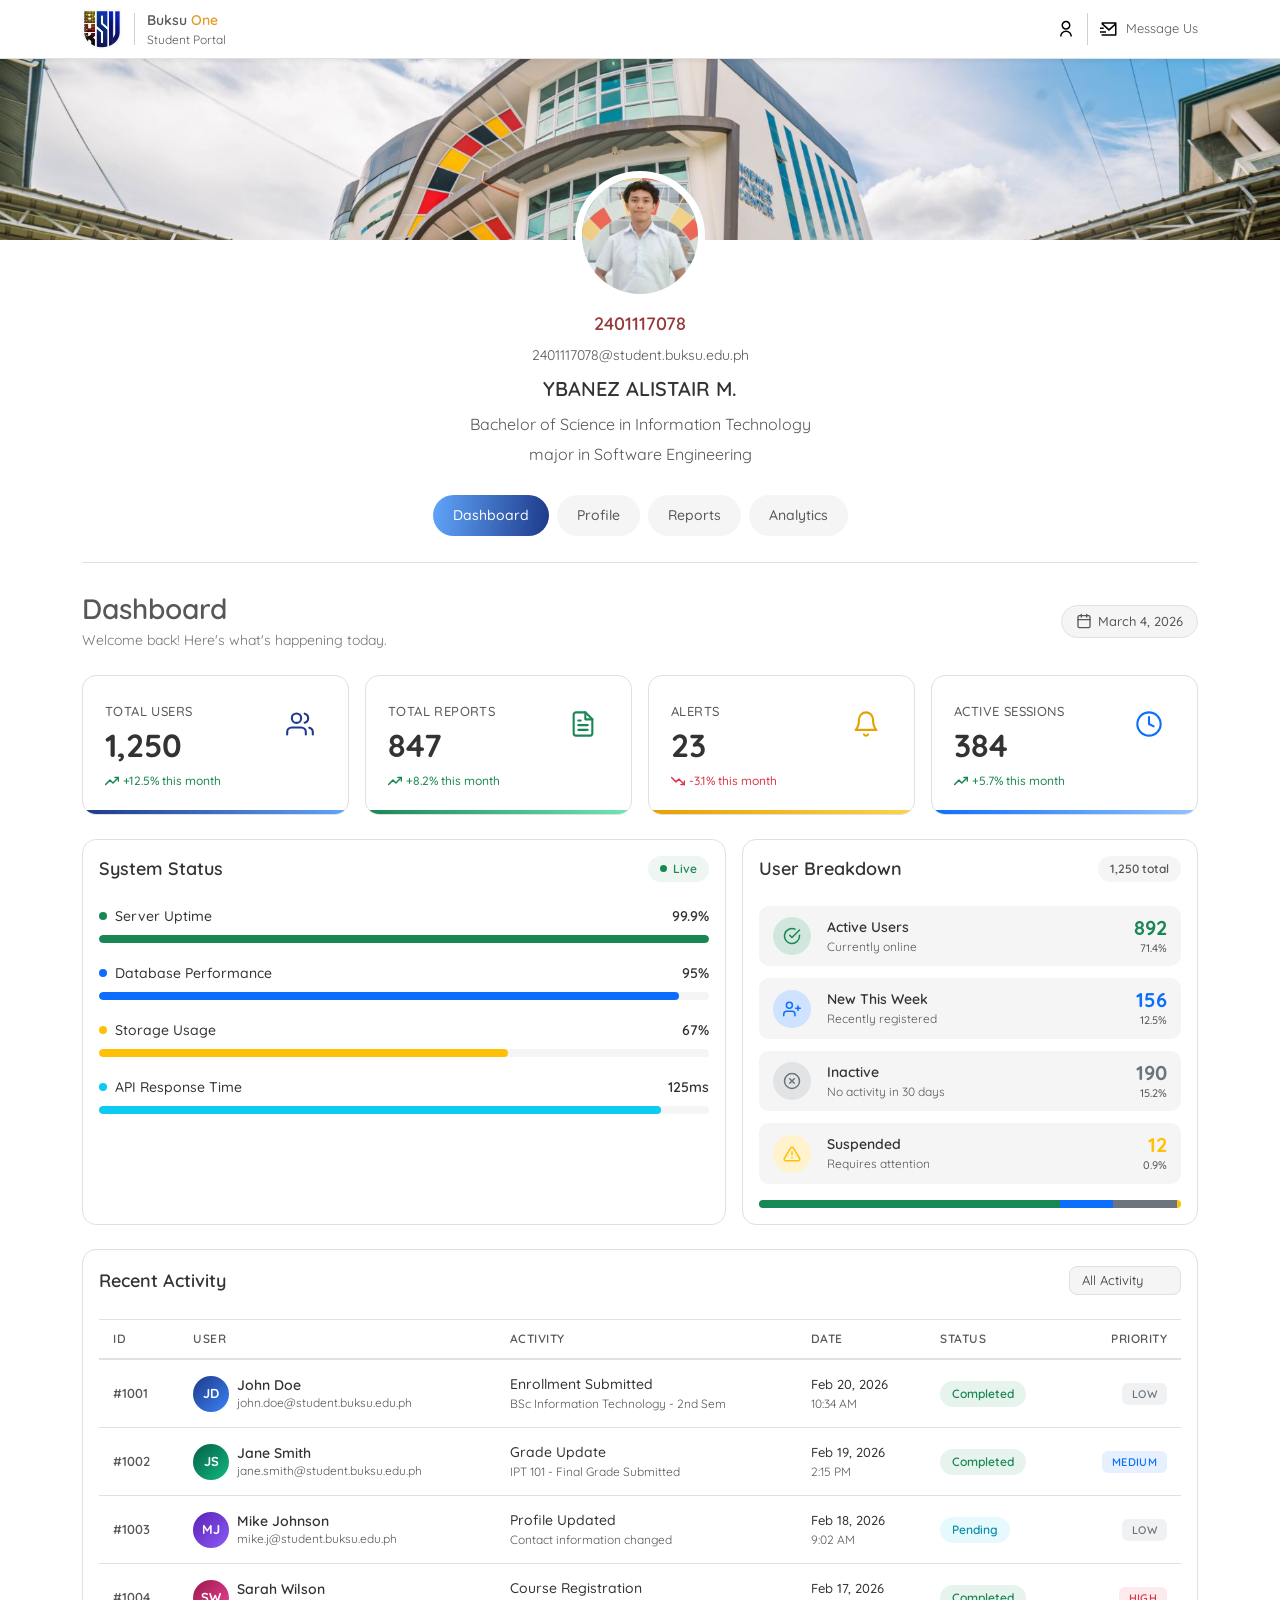
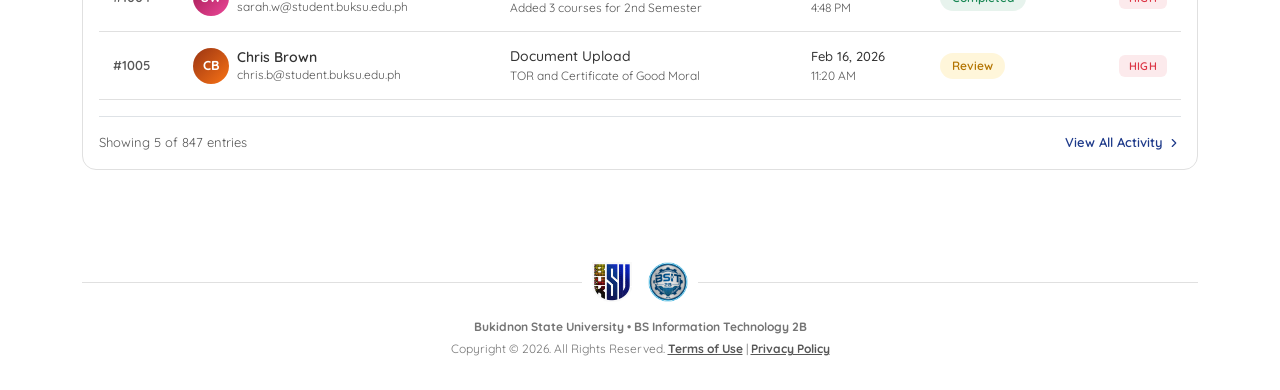
<file: admin/dashboard.html>
<!DOCTYPE html>
<html lang="en">
<head>
    <meta charset="UTF-8">
    <meta name="viewport" content="width=device-width, initial-scale=1.0">
    <meta name="theme-color" content="#973939">
    <link rel="stylesheet" href="../bootstrap/css/bootstrap.min.css">
    <link href="https://cdn.jsdelivr.net/npm/bootstrap@5.3.8/dist/css/bootstrap.min.css" rel="stylesheet" integrity="sha384-sRIl4kxILFvY47J16cr9ZwB07vP4J8+LH7qKQnuqkuIAvNWLzeN8tE5YBujZqJLB" crossorigin="anonymous">
    <title>Dashboard | Admin Panel</title>
    <link rel="stylesheet" href="../css/style.css">
    <link href="https://fonts.googleapis.com/css2?family=Quicksand:wght@300;400;500;600;700&display=swap" rel="stylesheet">
</head>
<body>
    <!-- Header will be loaded here -->
    <div id="header-container"></div>

    <!-- Content Wrapper for Transitions -->
    <div class="content-wrapper">
    <!-- Hero Banner with Profile Overlay -->
    <div class="hero-banner">
        <div class="hero-background">
        <img src="../assets/img/study_center.jpg" alt="University Banner" class="hero-image" />
        <div class="hero-overlay"></div>
        </div>
        <div class="profile-overlay-container">
        <div class="profile-overlay">
            <img src="../assets/img/default-profile.png" alt="Profile Picture" class="profile-picture" id="profilePicture" />
        </div>
        </div>
    </div>

    <!-- Profile Information Section -->
    <div class="profile-info-section">
        <div class="container">
            <div class="profile-id">2401117078</div>
            <div class="profile-email">2401117078@student.buksu.edu.ph</div>
            <div class="profile-name">YBANEZ ALISTAIR M.</div>
            <div class="profile-degree">Bachelor of Science in Information Technology</div>
            <div class="profile-major">major in Software Engineering</div>
        </div>
    </div>

    <!-- Navigation will be loaded here -->
    <div id="navigation-container"></div>

    <!-- Main Content -->
    <main class="admin-main py-4">
        <div class="container">
            <!-- Page Header with Greeting -->
            <div class="page-header mb-4">
                <div class="d-flex justify-content-between align-items-center flex-wrap gap-3">
                    <div>
                        <h1 class="page-title mb-1">Dashboard</h1>
                        <p class="page-subtitle mb-0">Welcome back! Here's what's happening today.</p>
                    </div>
                    <div class="d-flex align-items-center gap-2">
                        <span class="header-date-badge">
                            <svg width="16" height="16" viewBox="0 0 24 24" fill="none" stroke="currentColor" stroke-width="2" stroke-linecap="round" stroke-linejoin="round"><rect x="3" y="4" width="18" height="18" rx="2" ry="2"/><line x1="16" y1="2" x2="16" y2="6"/><line x1="8" y1="2" x2="8" y2="6"/><line x1="3" y1="10" x2="21" y2="10"/></svg>
                            <span id="currentDate">March 4, 2026</span>
                        </span>
                    </div>
                </div>
            </div>

            <!-- Stat Cards Row -->
            <div class="row g-3 mb-4">
                <!-- Total Users -->
                <div class="col-xl-3 col-md-6">
                    <div class="dash-stat-card">
                        <div class="dash-stat-card-body">
                            <div class="dash-stat-info">
                                <span class="dash-stat-label">Total Users</span>
                                <div class="dash-stat-value">1,250</div>
                                <div class="dash-stat-trend trend-up">
                                    <svg width="14" height="14" viewBox="0 0 24 24" fill="none" stroke="currentColor" stroke-width="2.5" stroke-linecap="round" stroke-linejoin="round"><polyline points="23 6 13.5 15.5 8.5 10.5 1 18"/><polyline points="17 6 23 6 23 12"/></svg>
                                    <span>+12.5% this month</span>
                                </div>
                            </div>
                            <div class="dash-stat-icon icon-users">
                                <svg width="28" height="28" viewBox="0 0 24 24" fill="none" stroke="currentColor" stroke-width="1.8" stroke-linecap="round" stroke-linejoin="round"><path d="M17 21v-2a4 4 0 0 0-4-4H5a4 4 0 0 0-4 4v2"/><circle cx="9" cy="7" r="4"/><path d="M23 21v-2a4 4 0 0 0-3-3.87"/><path d="M16 3.13a4 4 0 0 1 0 7.75"/></svg>
                            </div>
                        </div>
                        <div class="dash-stat-bar bar-users"></div>
                    </div>
                </div>
                <!-- Total Reports -->
                <div class="col-xl-3 col-md-6">
                    <div class="dash-stat-card">
                        <div class="dash-stat-card-body">
                            <div class="dash-stat-info">
                                <span class="dash-stat-label">Total Reports</span>
                                <div class="dash-stat-value">847</div>
                                <div class="dash-stat-trend trend-up">
                                    <svg width="14" height="14" viewBox="0 0 24 24" fill="none" stroke="currentColor" stroke-width="2.5" stroke-linecap="round" stroke-linejoin="round"><polyline points="23 6 13.5 15.5 8.5 10.5 1 18"/><polyline points="17 6 23 6 23 12"/></svg>
                                    <span>+8.2% this month</span>
                                </div>
                            </div>
                            <div class="dash-stat-icon icon-reports">
                                <svg width="28" height="28" viewBox="0 0 24 24" fill="none" stroke="currentColor" stroke-width="1.8" stroke-linecap="round" stroke-linejoin="round"><path d="M14 2H6a2 2 0 0 0-2 2v16a2 2 0 0 0 2 2h12a2 2 0 0 0 2-2V8z"/><polyline points="14 2 14 8 20 8"/><line x1="16" y1="13" x2="8" y2="13"/><line x1="16" y1="17" x2="8" y2="17"/><polyline points="10 9 9 9 8 9"/></svg>
                            </div>
                        </div>
                        <div class="dash-stat-bar bar-reports"></div>
                    </div>
                </div>
                <!-- Alerts -->
                <div class="col-xl-3 col-md-6">
                    <div class="dash-stat-card">
                        <div class="dash-stat-card-body">
                            <div class="dash-stat-info">
                                <span class="dash-stat-label">Alerts</span>
                                <div class="dash-stat-value">23</div>
                                <div class="dash-stat-trend trend-down">
                                    <svg width="14" height="14" viewBox="0 0 24 24" fill="none" stroke="currentColor" stroke-width="2.5" stroke-linecap="round" stroke-linejoin="round"><polyline points="23 18 13.5 8.5 8.5 13.5 1 6"/><polyline points="17 18 23 18 23 12"/></svg>
                                    <span>-3.1% this month</span>
                                </div>
                            </div>
                            <div class="dash-stat-icon icon-alerts">
                                <svg width="28" height="28" viewBox="0 0 24 24" fill="none" stroke="currentColor" stroke-width="1.8" stroke-linecap="round" stroke-linejoin="round"><path d="M18 8A6 6 0 0 0 6 8c0 7-3 9-3 9h18s-3-2-3-9"/><path d="M13.73 21a2 2 0 0 1-3.46 0"/></svg>
                            </div>
                        </div>
                        <div class="dash-stat-bar bar-alerts"></div>
                    </div>
                </div>
                <!-- Active Sessions -->
                <div class="col-xl-3 col-md-6">
                    <div class="dash-stat-card">
                        <div class="dash-stat-card-body">
                            <div class="dash-stat-info">
                                <span class="dash-stat-label">Active Sessions</span>
                                <div class="dash-stat-value">384</div>
                                <div class="dash-stat-trend trend-up">
                                    <svg width="14" height="14" viewBox="0 0 24 24" fill="none" stroke="currentColor" stroke-width="2.5" stroke-linecap="round" stroke-linejoin="round"><polyline points="23 6 13.5 15.5 8.5 10.5 1 18"/><polyline points="17 6 23 6 23 12"/></svg>
                                    <span>+5.7% this month</span>
                                </div>
                            </div>
                            <div class="dash-stat-icon icon-sessions">
                                <svg width="28" height="28" viewBox="0 0 24 24" fill="none" stroke="currentColor" stroke-width="1.8" stroke-linecap="round" stroke-linejoin="round"><circle cx="12" cy="12" r="10"/><polyline points="12 6 12 12 16 14"/></svg>
                            </div>
                        </div>
                        <div class="dash-stat-bar bar-sessions"></div>
                    </div>
                </div>
            </div>

            <!-- Middle Row: System Status + User Breakdown -->
            <div class="row g-3 mb-4">
                <!-- System Status -->
                <div class="col-lg-7">
                    <div class="card dash-card h-100">
                        <div class="card-body">
                            <div class="d-flex justify-content-between align-items-center mb-4">
                                <h5 class="card-title mb-0">System Status</h5>
                                <span class="dash-status-live">
                                    <span class="live-dot"></span> Live
                                </span>
                            </div>
                            <!-- Server Uptime -->
                            <div class="dash-progress-item">
                                <div class="d-flex justify-content-between align-items-center mb-2">
                                    <div class="d-flex align-items-center gap-2">
                                        <span class="dash-progress-dot bg-success"></span>
                                        <span class="dash-progress-label">Server Uptime</span>
                                    </div>
                                    <span class="dash-progress-value">99.9%</span>
                                </div>
                                <div class="progress dash-progress">
                                    <div class="progress-bar bg-success" role="progressbar" style="width: 99.9%" aria-valuenow="99.9" aria-valuemin="0" aria-valuemax="100"></div>
                                </div>
                            </div>
                            <!-- Database Performance -->
                            <div class="dash-progress-item">
                                <div class="d-flex justify-content-between align-items-center mb-2">
                                    <div class="d-flex align-items-center gap-2">
                                        <span class="dash-progress-dot bg-primary"></span>
                                        <span class="dash-progress-label">Database Performance</span>
                                    </div>
                                    <span class="dash-progress-value">95%</span>
                                </div>
                                <div class="progress dash-progress">
                                    <div class="progress-bar bg-primary" role="progressbar" style="width: 95%" aria-valuenow="95" aria-valuemin="0" aria-valuemax="100"></div>
                                </div>
                            </div>
                            <!-- Storage Usage -->
                            <div class="dash-progress-item">
                                <div class="d-flex justify-content-between align-items-center mb-2">
                                    <div class="d-flex align-items-center gap-2">
                                        <span class="dash-progress-dot bg-warning"></span>
                                        <span class="dash-progress-label">Storage Usage</span>
                                    </div>
                                    <span class="dash-progress-value">67%</span>
                                </div>
                                <div class="progress dash-progress">
                                    <div class="progress-bar bg-warning" role="progressbar" style="width: 67%" aria-valuenow="67" aria-valuemin="0" aria-valuemax="100"></div>
                                </div>
                            </div>
                            <!-- API Response Time -->
                            <div class="dash-progress-item mb-0">
                                <div class="d-flex justify-content-between align-items-center mb-2">
                                    <div class="d-flex align-items-center gap-2">
                                        <span class="dash-progress-dot bg-info"></span>
                                        <span class="dash-progress-label">API Response Time</span>
                                    </div>
                                    <span class="dash-progress-value">125ms</span>
                                </div>
                                <div class="progress dash-progress">
                                    <div class="progress-bar bg-info" role="progressbar" style="width: 92%" aria-valuenow="92" aria-valuemin="0" aria-valuemax="100"></div>
                                </div>
                            </div>
                        </div>
                    </div>
                </div>
                <!-- User Breakdown -->
                <div class="col-lg-5">
                    <div class="card dash-card h-100">
                        <div class="card-body">
                            <div class="d-flex justify-content-between align-items-center mb-4">
                                <h5 class="card-title mb-0">User Breakdown</h5>
                                <span class="dash-badge-total">1,250 total</span>
                            </div>
                            <div class="dash-breakdown-list">
                                <div class="dash-breakdown-item">
                                    <div class="d-flex align-items-center gap-3">
                                        <div class="dash-breakdown-icon bg-success-subtle">
                                            <svg width="18" height="18" viewBox="0 0 24 24" fill="none" stroke="#198754" stroke-width="2" stroke-linecap="round" stroke-linejoin="round"><path d="M22 11.08V12a10 10 0 1 1-5.93-9.14"/><polyline points="22 4 12 14.01 9 11.01"/></svg>
                                        </div>
                                        <div>
                                            <div class="dash-breakdown-label">Active Users</div>
                                            <div class="dash-breakdown-sub">Currently online</div>
                                        </div>
                                    </div>
                                    <div class="text-end">
                                        <div class="dash-breakdown-value text-success">892</div>
                                        <div class="dash-breakdown-pct">71.4%</div>
                                    </div>
                                </div>
                                <div class="dash-breakdown-item">
                                    <div class="d-flex align-items-center gap-3">
                                        <div class="dash-breakdown-icon bg-primary-subtle">
                                            <svg width="18" height="18" viewBox="0 0 24 24" fill="none" stroke="#0d6efd" stroke-width="2" stroke-linecap="round" stroke-linejoin="round"><path d="M16 21v-2a4 4 0 0 0-4-4H5a4 4 0 0 0-4 4v2"/><circle cx="8.5" cy="7" r="4"/><line x1="20" y1="8" x2="20" y2="14"/><line x1="23" y1="11" x2="17" y2="11"/></svg>
                                        </div>
                                        <div>
                                            <div class="dash-breakdown-label">New This Week</div>
                                            <div class="dash-breakdown-sub">Recently registered</div>
                                        </div>
                                    </div>
                                    <div class="text-end">
                                        <div class="dash-breakdown-value text-primary">156</div>
                                        <div class="dash-breakdown-pct">12.5%</div>
                                    </div>
                                </div>
                                <div class="dash-breakdown-item">
                                    <div class="d-flex align-items-center gap-3">
                                        <div class="dash-breakdown-icon bg-secondary-subtle">
                                            <svg width="18" height="18" viewBox="0 0 24 24" fill="none" stroke="#6c757d" stroke-width="2" stroke-linecap="round" stroke-linejoin="round"><circle cx="12" cy="12" r="10"/><line x1="15" y1="9" x2="9" y2="15"/><line x1="9" y1="9" x2="15" y2="15"/></svg>
                                        </div>
                                        <div>
                                            <div class="dash-breakdown-label">Inactive</div>
                                            <div class="dash-breakdown-sub">No activity in 30 days</div>
                                        </div>
                                    </div>
                                    <div class="text-end">
                                        <div class="dash-breakdown-value" style="color: #6c757d;">190</div>
                                        <div class="dash-breakdown-pct">15.2%</div>
                                    </div>
                                </div>
                                <div class="dash-breakdown-item">
                                    <div class="d-flex align-items-center gap-3">
                                        <div class="dash-breakdown-icon bg-warning-subtle">
                                            <svg width="18" height="18" viewBox="0 0 24 24" fill="none" stroke="#ffc107" stroke-width="2" stroke-linecap="round" stroke-linejoin="round"><path d="M10.29 3.86L1.82 18a2 2 0 0 0 1.71 3h16.94a2 2 0 0 0 1.71-3L13.71 3.86a2 2 0 0 0-3.42 0z"/><line x1="12" y1="9" x2="12" y2="13"/><line x1="12" y1="17" x2="12.01" y2="17"/></svg>
                                        </div>
                                        <div>
                                            <div class="dash-breakdown-label">Suspended</div>
                                            <div class="dash-breakdown-sub">Requires attention</div>
                                        </div>
                                    </div>
                                    <div class="text-end">
                                        <div class="dash-breakdown-value text-warning">12</div>
                                        <div class="dash-breakdown-pct">0.9%</div>
                                    </div>
                                </div>
                            </div>
                            <!-- Stacked progress bar summary -->
                            <div class="mt-3">
                                <div class="progress dash-progress-stacked" style="height: 8px;">
                                    <div class="progress-bar bg-success" style="width: 71.4%"></div>
                                    <div class="progress-bar bg-primary" style="width: 12.5%"></div>
                                    <div class="progress-bar bg-secondary" style="width: 15.2%"></div>
                                    <div class="progress-bar bg-warning" style="width: 0.9%"></div>
                                </div>
                            </div>
                        </div>
                    </div>
                </div>
            </div>

            <!-- Recent Activity Table -->
            <div class="card dash-card mb-4">
                <div class="card-body">
                    <div class="d-flex justify-content-between align-items-center mb-4 flex-wrap gap-2">
                        <h5 class="card-title mb-0">Recent Activity</h5>
                        <div class="d-flex gap-2">
                            <div class="dash-table-filter">
                                <select class="form-select form-select-sm dash-filter-select">
                                    <option selected>All Activity</option>
                                    <option>Enrollment</option>
                                    <option>Grades</option>
                                    <option>Profile</option>
                                    <option>Documents</option>
                                </select>
                            </div>
                        </div>
                    </div>
                    <div class="table-responsive">
                        <table class="table table-hover dash-table align-middle mb-0">
                            <thead>
                                <tr>
                                    <th>ID</th>
                                    <th>User</th>
                                    <th>Activity</th>
                                    <th>Date</th>
                                    <th>Status</th>
                                    <th class="text-end">Priority</th>
                                </tr>
                            </thead>
                            <tbody>
                                <tr>
                                    <td><span class="dash-id">#1001</span></td>
                                    <td>
                                        <div class="d-flex align-items-center gap-2">
                                            <div class="dash-avatar dash-avatar-blue">JD</div>
                                            <div>
                                                <div class="dash-user-name">John Doe</div>
                                                <div class="dash-user-email">john.doe@student.buksu.edu.ph</div>
                                            </div>
                                        </div>
                                    </td>
                                    <td>
                                        <div class="dash-activity-label">Enrollment Submitted</div>
                                        <div class="dash-activity-desc">BSc Information Technology - 2nd Sem</div>
                                    </td>
                                    <td>
                                        <div class="dash-date">Feb 20, 2026</div>
                                        <div class="dash-time">10:34 AM</div>
                                    </td>
                                    <td><span class="dash-badge badge-completed">Completed</span></td>
                                    <td class="text-end"><span class="dash-priority priority-low">Low</span></td>
                                </tr>
                                <tr>
                                    <td><span class="dash-id">#1002</span></td>
                                    <td>
                                        <div class="d-flex align-items-center gap-2">
                                            <div class="dash-avatar dash-avatar-green">JS</div>
                                            <div>
                                                <div class="dash-user-name">Jane Smith</div>
                                                <div class="dash-user-email">jane.smith@student.buksu.edu.ph</div>
                                            </div>
                                        </div>
                                    </td>
                                    <td>
                                        <div class="dash-activity-label">Grade Update</div>
                                        <div class="dash-activity-desc">IPT 101 - Final Grade Submitted</div>
                                    </td>
                                    <td>
                                        <div class="dash-date">Feb 19, 2026</div>
                                        <div class="dash-time">2:15 PM</div>
                                    </td>
                                    <td><span class="dash-badge badge-completed">Completed</span></td>
                                    <td class="text-end"><span class="dash-priority priority-medium">Medium</span></td>
                                </tr>
                                <tr>
                                    <td><span class="dash-id">#1003</span></td>
                                    <td>
                                        <div class="d-flex align-items-center gap-2">
                                            <div class="dash-avatar dash-avatar-purple">MJ</div>
                                            <div>
                                                <div class="dash-user-name">Mike Johnson</div>
                                                <div class="dash-user-email">mike.j@student.buksu.edu.ph</div>
                                            </div>
                                        </div>
                                    </td>
                                    <td>
                                        <div class="dash-activity-label">Profile Updated</div>
                                        <div class="dash-activity-desc">Contact information changed</div>
                                    </td>
                                    <td>
                                        <div class="dash-date">Feb 18, 2026</div>
                                        <div class="dash-time">9:02 AM</div>
                                    </td>
                                    <td><span class="dash-badge badge-pending">Pending</span></td>
                                    <td class="text-end"><span class="dash-priority priority-low">Low</span></td>
                                </tr>
                                <tr>
                                    <td><span class="dash-id">#1004</span></td>
                                    <td>
                                        <div class="d-flex align-items-center gap-2">
                                            <div class="dash-avatar dash-avatar-pink">SW</div>
                                            <div>
                                                <div class="dash-user-name">Sarah Wilson</div>
                                                <div class="dash-user-email">sarah.w@student.buksu.edu.ph</div>
                                            </div>
                                        </div>
                                    </td>
                                    <td>
                                        <div class="dash-activity-label">Course Registration</div>
                                        <div class="dash-activity-desc">Added 3 courses for 2nd Semester</div>
                                    </td>
                                    <td>
                                        <div class="dash-date">Feb 17, 2026</div>
                                        <div class="dash-time">4:48 PM</div>
                                    </td>
                                    <td><span class="dash-badge badge-completed">Completed</span></td>
                                    <td class="text-end"><span class="dash-priority priority-high">High</span></td>
                                </tr>
                                <tr>
                                    <td><span class="dash-id">#1005</span></td>
                                    <td>
                                        <div class="d-flex align-items-center gap-2">
                                            <div class="dash-avatar dash-avatar-orange">CB</div>
                                            <div>
                                                <div class="dash-user-name">Chris Brown</div>
                                                <div class="dash-user-email">chris.b@student.buksu.edu.ph</div>
                                            </div>
                                        </div>
                                    </td>
                                    <td>
                                        <div class="dash-activity-label">Document Upload</div>
                                        <div class="dash-activity-desc">TOR and Certificate of Good Moral</div>
                                    </td>
                                    <td>
                                        <div class="dash-date">Feb 16, 2026</div>
                                        <div class="dash-time">11:20 AM</div>
                                    </td>
                                    <td><span class="dash-badge badge-review">Review</span></td>
                                    <td class="text-end"><span class="dash-priority priority-high">High</span></td>
                                </tr>
                            </tbody>
                        </table>
                    </div>
                    <!-- Table footer with pagination hint -->
                    <div class="d-flex justify-content-between align-items-center mt-3 pt-3 border-top">
                        <span class="dash-table-info">Showing 5 of 847 entries</span>
                        <a href="reports.html" class="dash-view-all">
                            View All Activity
                            <svg width="14" height="14" viewBox="0 0 24 24" fill="none" stroke="currentColor" stroke-width="2" stroke-linecap="round" stroke-linejoin="round"><polyline points="9 18 15 12 9 6"/></svg>
                        </a>
                    </div>
                </div>
            </div>
        </div>
    </main>
    </div>

    <!-- Footer will be loaded here -->
    <div id="footer-container"></div>

    <script src="../bootstrap/js/bootstrap.bundle.min.js"></script>
    <script src="../assets/js/main.js"></script>
</body>
</html>
</file>
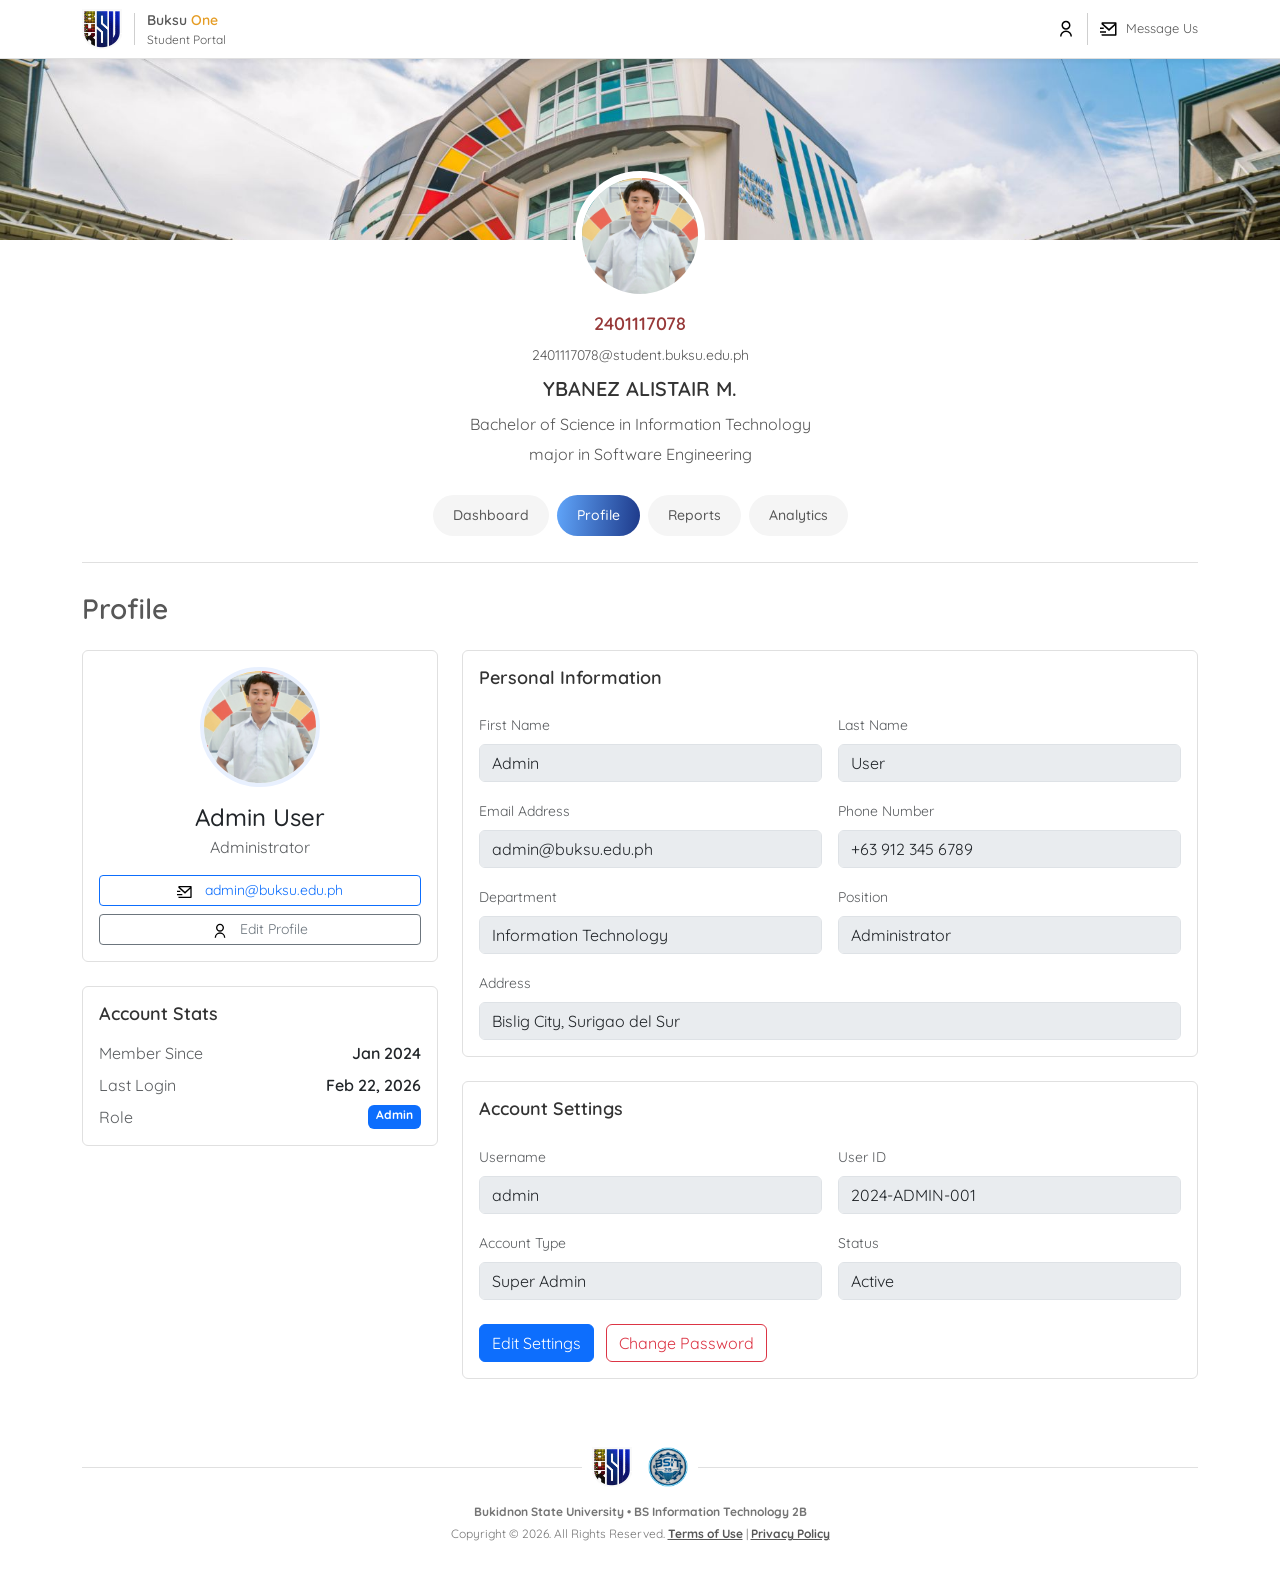
<file: admin/profile.html>
<!DOCTYPE html>
<html lang="en">
<head>
    <meta charset="UTF-8">
    <meta name="viewport" content="width=device-width, initial-scale=1.0">
    <meta name="theme-color" content="#973939">
    <link rel="stylesheet" href="../bootstrap/css/bootstrap.min.css">
    <link href="https://cdn.jsdelivr.net/npm/bootstrap@5.3.8/dist/css/bootstrap.min.css" rel="stylesheet" integrity="sha384-sRIl4kxILFvY47J16cr9ZwB07vP4J8+LH7qKQnuqkuIAvNWLzeN8tE5YBujZqJLB" crossorigin="anonymous">
    <title>Profile | Admin Panel</title>
    <link rel="stylesheet" href="../css/style.css">
    <link href="https://fonts.googleapis.com/css2?family=Quicksand:wght@300;400;500;600;700&display=swap" rel="stylesheet">
</head>
<body>
    <!-- Header will be loaded here -->
    <div id="header-container"></div>

    <!-- Content Wrapper for Transitions -->
    <div class="content-wrapper">
    <!-- Hero Banner with Profile Overlay -->
    <div class="hero-banner">
        <div class="hero-background">
        <img src="../assets/img/study_center.jpg" alt="University Banner" class="hero-image" />
        <div class="hero-overlay"></div>
        </div>
        <div class="profile-overlay-container">
        <div class="profile-overlay">
            <img src="../assets/img/default-profile.png" alt="Profile Picture" class="profile-picture" id="profilePicture" />
        </div>
        </div>
    </div>

    <!-- Profile Information Section -->
    <div class="profile-info-section">
        <div class="container">
            <div class="profile-id">2401117078</div>
            <div class="profile-email">2401117078@student.buksu.edu.ph</div>
            <div class="profile-name">YBANEZ ALISTAIR M.</div>
            <div class="profile-degree">Bachelor of Science in Information Technology</div>
            <div class="profile-major">major in Software Engineering</div>
        </div>
    </div>

    <!-- Navigation will be loaded here -->
    <div id="navigation-container"></div>

    <!-- Main Content -->
    <main class="admin-main py-4">
        <div class="container">
            <!-- Page Title -->
            <div class="page-header mb-4">
                <h1 class="page-title">Profile</h1>
            </div>

            <div class="row g-4">
                <!-- Profile Card -->
                <div class="col-lg-4">
                    <div class="card">
                        <div class="card-body text-center">
                            <div class="profile-card-image mb-3">
                                <img src="../assets/img/default-profile.png" alt="Profile Picture" class="profile-card-img" id="profilePicture" />
                            </div>
                            <h4 class="mb-1">Admin User</h4>
                            <p class="text-muted mb-3">Administrator</p>
                            <div class="d-flex flex-column gap-2">
                                <a href="mailto:admin@buksu.edu.ph" class="btn btn-outline-primary btn-sm">
                                    <img src="../assets/img/icon-mail.svg" alt="Email" class="me-2" width="16" />
                                    admin@buksu.edu.ph
                                </a>
                                <button class="btn btn-outline-secondary btn-sm">
                                    <img src="../assets/img/icon-user.svg" alt="User" class="me-2" width="16" />
                                    Edit Profile
                                </button>
                            </div>
                        </div>
                    </div>

                    <!-- Quick Stats -->
                    <div class="card mt-4">
                        <div class="card-body">
                            <h6 class="card-title mb-3">Account Stats</h6>
                            <div class="d-flex justify-content-between mb-2">
                                <span class="text-muted">Member Since</span>
                                <span class="fw-semibold">Jan 2024</span>
                            </div>
                            <div class="d-flex justify-content-between mb-2">
                                <span class="text-muted">Last Login</span>
                                <span class="fw-semibold">Feb 22, 2026</span>
                            </div>
                            <div class="d-flex justify-content-between">
                                <span class="text-muted">Role</span>
                                <span class="badge bg-primary">Admin</span>
                            </div>
                        </div>
                    </div>
                </div>

                <!-- Profile Form -->
                <div class="col-lg-8">
                    <div class="card">
                        <div class="card-body">
                            <h5 class="card-title mb-4">Personal Information</h5>
                            <form>
                                <div class="row g-3">
                                    <div class="col-md-6">
                                        <label class="form-label text-muted small">First Name</label>
                                        <input type="text" class="form-control" value="Admin" readonly />
                                    </div>
                                    <div class="col-md-6">
                                        <label class="form-label text-muted small">Last Name</label>
                                        <input type="text" class="form-control" value="User" readonly />
                                    </div>
                                    <div class="col-md-6">
                                        <label class="form-label text-muted small">Email Address</label>
                                        <input type="email" class="form-control" value="admin@buksu.edu.ph" readonly />
                                    </div>
                                    <div class="col-md-6">
                                        <label class="form-label text-muted small">Phone Number</label>
                                        <input type="tel" class="form-control" value="+63 912 345 6789" readonly />
                                    </div>
                                    <div class="col-md-6">
                                        <label class="form-label text-muted small">Department</label>
                                        <input type="text" class="form-control" value="Information Technology" readonly />
                                    </div>
                                    <div class="col-md-6">
                                        <label class="form-label text-muted small">Position</label>
                                        <input type="text" class="form-control" value="Administrator" readonly />
                                    </div>
                                    <div class="col-12">
                                        <label class="form-label text-muted small">Address</label>
                                        <input type="text" class="form-control" value="Bislig City, Surigao del Sur" readonly />
                                    </div>
                                </div>
                            </form>
                        </div>
                    </div>

                    <div class="card mt-4">
                        <div class="card-body">
                            <h5 class="card-title mb-4">Account Settings</h5>
                            <form>
                                <div class="row g-3">
                                    <div class="col-md-6">
                                        <label class="form-label text-muted small">Username</label>
                                        <input type="text" class="form-control" value="admin" readonly />
                                    </div>
                                    <div class="col-md-6">
                                        <label class="form-label text-muted small">User ID</label>
                                        <input type="text" class="form-control" value="2024-ADMIN-001" readonly />
                                    </div>
                                    <div class="col-md-6">
                                        <label class="form-label text-muted small">Account Type</label>
                                        <input type="text" class="form-control" value="Super Admin" readonly />
                                    </div>
                                    <div class="col-md-6">
                                        <label class="form-label text-muted small">Status</label>
                                        <input type="text" class="form-control" value="Active" readonly />
                                    </div>
                                </div>
                                <div class="mt-4">
                                    <button type="button" class="btn btn-primary">Edit Settings</button>
                                    <button type="button" class="btn btn-outline-danger ms-2">Change Password</button>
                                </div>
                            </form>
                        </div>
                    </div>
                </div>
            </div>
        </div>
    </main>
    </div>

    <!-- Footer will be loaded here -->
    <div id="footer-container"></div>

    <script src="../bootstrap/js/bootstrap.bundle.min.js"></script>
    <script src="../assets/js/main.js"></script>
</body>
</html>
</file>
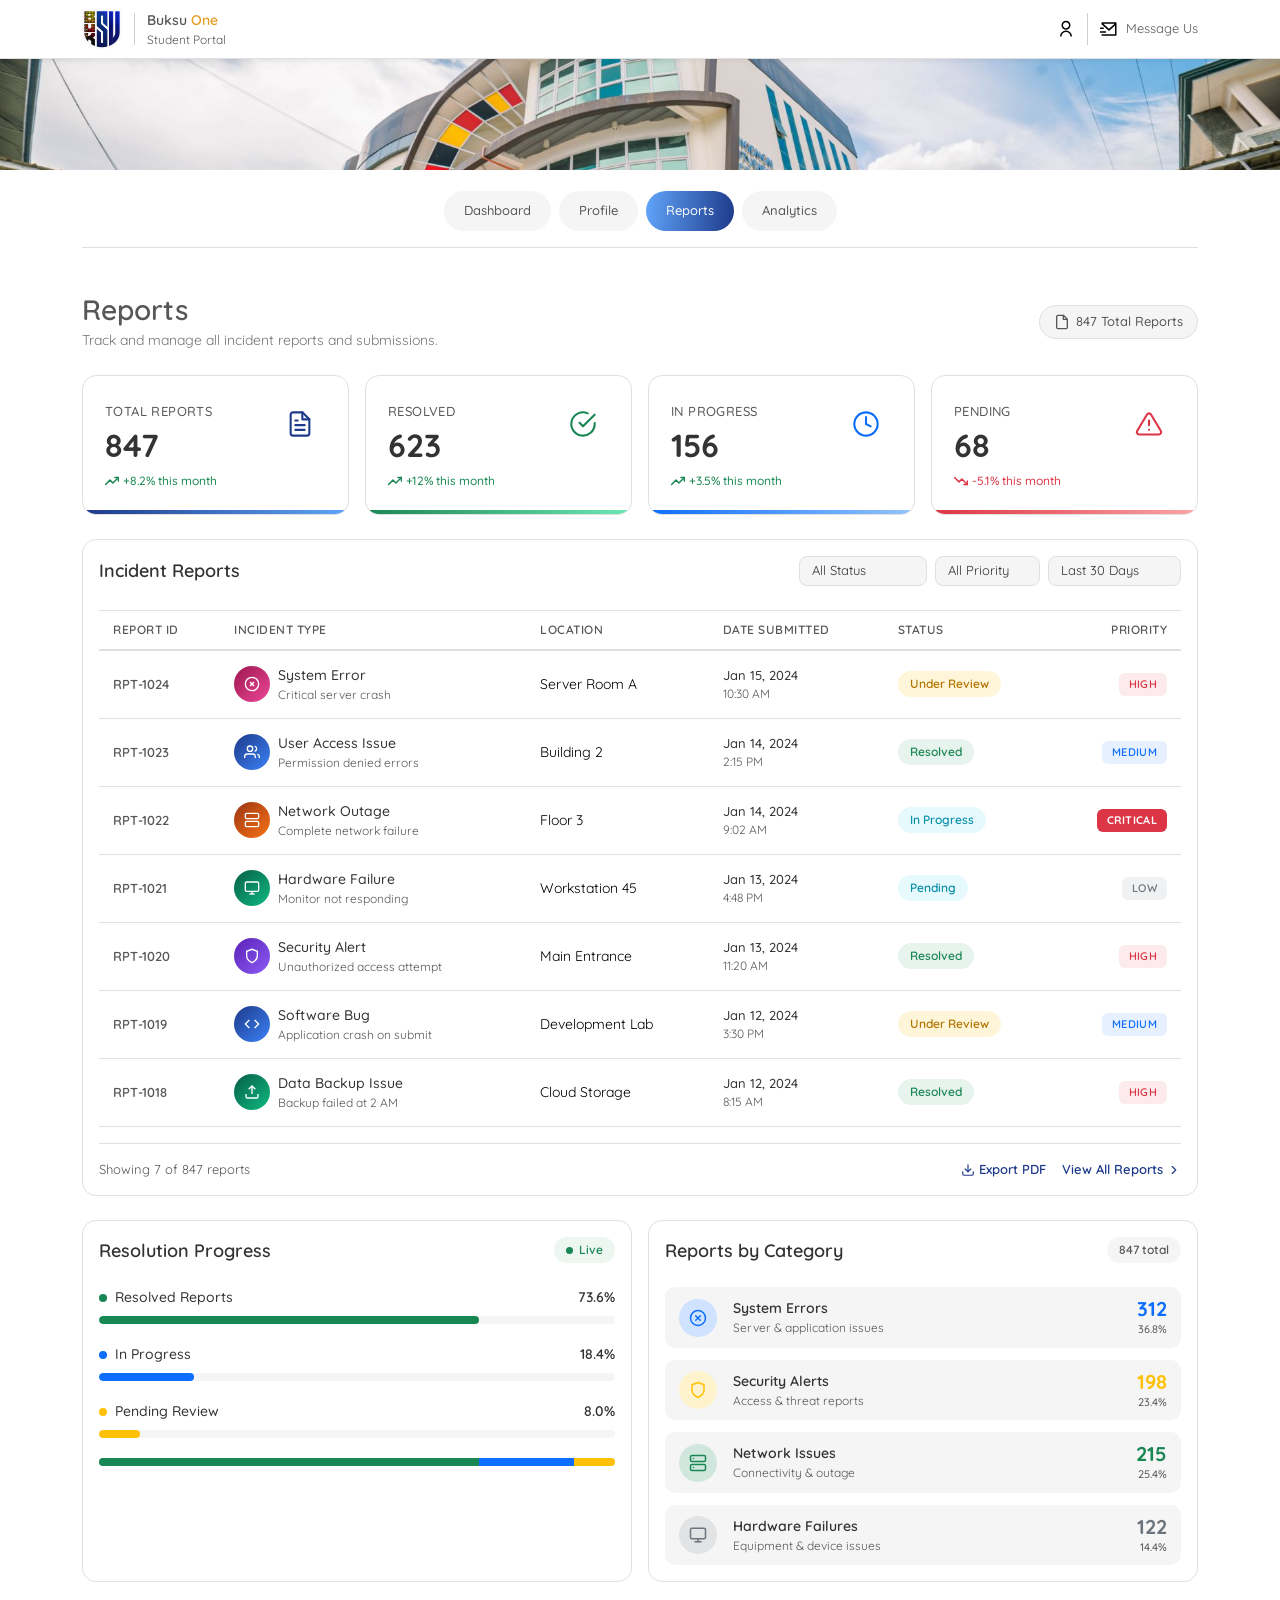
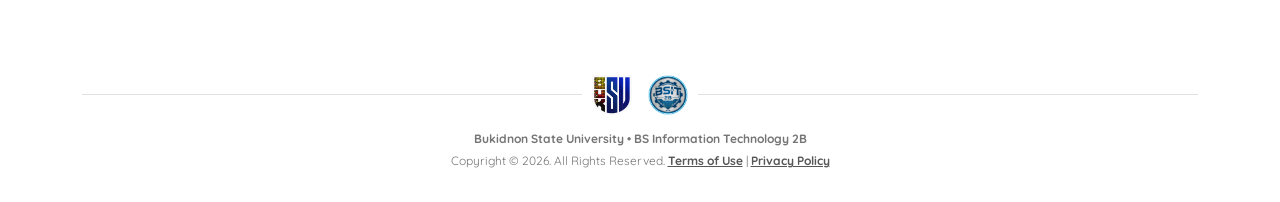
<file: admin/reports.html>
<!DOCTYPE html>
<html lang="en">
<head>
    <meta charset="UTF-8">
    <meta name="viewport" content="width=device-width, initial-scale=1.0">
    <meta name="theme-color" content="#973939">
    <link rel="stylesheet" href="../bootstrap/css/bootstrap.min.css">
    <link href="https://cdn.jsdelivr.net/npm/bootstrap@5.3.8/dist/css/bootstrap.min.css" rel="stylesheet" integrity="sha384-sRIl4kxILFvY47J16cr9ZwB07vP4J8+LH7qKQnuqkuIAvNWLzeN8tE5YBujZqJLB" crossorigin="anonymous">
    <title>Reports | Admin Panel</title>
    <link rel="stylesheet" href="../css/style.css">
    <link href="https://fonts.googleapis.com/css2?family=Quicksand:wght@300;400;500;600;700&display=swap" rel="stylesheet">
</head>
<body>
    <!-- Header will be loaded here -->
    <div id="header-container"></div>

    <!-- Content Wrapper for Transitions -->
    <div class="content-wrapper">
    <!-- Hero Banner with Profile Overlay -->
    <div class="hero-banner hero-banner-compact">
        <div class="hero-background">
        <img src="../assets/img/study_center.jpg" alt="University Banner" class="hero-image" />
        <div class="hero-overlay"></div>
        </div>
        <div class="profile-overlay-container hidden">
        <div class="profile-overlay">
            <img src="../assets/img/default-profile.png" alt="Profile Picture" class="profile-picture" id="profilePicture" />
        </div>
        </div>
    </div>

    <!-- Profile Information Section (collapsed on this page) -->
    <div class="profile-info-section collapsed">
        <div class="container">
            <div class="profile-id">2401117078</div>
            <div class="profile-email">2401117078@student.buksu.edu.ph</div>
            <div class="profile-name">YBANEZ ALISTAIR M.</div>
            <div class="profile-degree">Bachelor of Science in Information Technology</div>
            <div class="profile-major">major in Software Engineering</div>
        </div>
    </div>

    <!-- Navigation will be loaded here -->
    <div id="navigation-container" class="nav-compact"></div>

    <!-- Main Content -->
    <main class="admin-main py-4">
        <div class="container">
            <!-- Page Header -->
            <div class="page-header mb-4">
                <div class="d-flex justify-content-between align-items-center flex-wrap gap-3">
                    <div>
                        <h1 class="page-title mb-1">Reports</h1>
                        <p class="page-subtitle mb-0">Track and manage all incident reports and submissions.</p>
                    </div>
                    <div class="d-flex align-items-center gap-2">
                        <span class="header-date-badge">
                            <svg width="16" height="16" viewBox="0 0 24 24" fill="none" stroke="currentColor" stroke-width="2" stroke-linecap="round" stroke-linejoin="round"><path d="M14 2H6a2 2 0 0 0-2 2v16a2 2 0 0 0 2 2h12a2 2 0 0 0 2-2V8z"/><polyline points="14 2 14 8 20 8"/></svg>
                            <span>847 Total Reports</span>
                        </span>
                    </div>
                </div>
            </div>

            <!-- Summary Stat Cards -->
            <div class="row g-3 mb-4">
                <!-- Total Reports -->
                <div class="col-xl-3 col-md-6">
                    <div class="dash-stat-card">
                        <div class="dash-stat-card-body">
                            <div class="dash-stat-info">
                                <span class="dash-stat-label">Total Reports</span>
                                <div class="dash-stat-value">847</div>
                                <div class="dash-stat-trend trend-up">
                                    <svg width="14" height="14" viewBox="0 0 24 24" fill="none" stroke="currentColor" stroke-width="2.5" stroke-linecap="round" stroke-linejoin="round"><polyline points="23 6 13.5 15.5 8.5 10.5 1 18"/><polyline points="17 6 23 6 23 12"/></svg>
                                    <span>+8.2% this month</span>
                                </div>
                            </div>
                            <div class="dash-stat-icon icon-rpt-total">
                                <svg width="28" height="28" viewBox="0 0 24 24" fill="none" stroke="currentColor" stroke-width="1.8" stroke-linecap="round" stroke-linejoin="round"><path d="M14 2H6a2 2 0 0 0-2 2v16a2 2 0 0 0 2 2h12a2 2 0 0 0 2-2V8z"/><polyline points="14 2 14 8 20 8"/><line x1="16" y1="13" x2="8" y2="13"/><line x1="16" y1="17" x2="8" y2="17"/><polyline points="10 9 9 9 8 9"/></svg>
                            </div>
                        </div>
                        <div class="dash-stat-bar bar-rpt-total"></div>
                    </div>
                </div>
                <!-- Resolved -->
                <div class="col-xl-3 col-md-6">
                    <div class="dash-stat-card">
                        <div class="dash-stat-card-body">
                            <div class="dash-stat-info">
                                <span class="dash-stat-label">Resolved</span>
                                <div class="dash-stat-value">623</div>
                                <div class="dash-stat-trend trend-up">
                                    <svg width="14" height="14" viewBox="0 0 24 24" fill="none" stroke="currentColor" stroke-width="2.5" stroke-linecap="round" stroke-linejoin="round"><polyline points="23 6 13.5 15.5 8.5 10.5 1 18"/><polyline points="17 6 23 6 23 12"/></svg>
                                    <span>+12% this month</span>
                                </div>
                            </div>
                            <div class="dash-stat-icon icon-rpt-resolved">
                                <svg width="28" height="28" viewBox="0 0 24 24" fill="none" stroke="currentColor" stroke-width="1.8" stroke-linecap="round" stroke-linejoin="round"><path d="M22 11.08V12a10 10 0 1 1-5.93-9.14"/><polyline points="22 4 12 14.01 9 11.01"/></svg>
                            </div>
                        </div>
                        <div class="dash-stat-bar bar-rpt-resolved"></div>
                    </div>
                </div>
                <!-- In Progress -->
                <div class="col-xl-3 col-md-6">
                    <div class="dash-stat-card">
                        <div class="dash-stat-card-body">
                            <div class="dash-stat-info">
                                <span class="dash-stat-label">In Progress</span>
                                <div class="dash-stat-value">156</div>
                                <div class="dash-stat-trend trend-up">
                                    <svg width="14" height="14" viewBox="0 0 24 24" fill="none" stroke="currentColor" stroke-width="2.5" stroke-linecap="round" stroke-linejoin="round"><polyline points="23 6 13.5 15.5 8.5 10.5 1 18"/><polyline points="17 6 23 6 23 12"/></svg>
                                    <span>+3.5% this month</span>
                                </div>
                            </div>
                            <div class="dash-stat-icon icon-rpt-progress">
                                <svg width="28" height="28" viewBox="0 0 24 24" fill="none" stroke="currentColor" stroke-width="1.8" stroke-linecap="round" stroke-linejoin="round"><circle cx="12" cy="12" r="10"/><polyline points="12 6 12 12 16 14"/></svg>
                            </div>
                        </div>
                        <div class="dash-stat-bar bar-rpt-progress"></div>
                    </div>
                </div>
                <!-- Pending -->
                <div class="col-xl-3 col-md-6">
                    <div class="dash-stat-card">
                        <div class="dash-stat-card-body">
                            <div class="dash-stat-info">
                                <span class="dash-stat-label">Pending</span>
                                <div class="dash-stat-value">68</div>
                                <div class="dash-stat-trend trend-down">
                                    <svg width="14" height="14" viewBox="0 0 24 24" fill="none" stroke="currentColor" stroke-width="2.5" stroke-linecap="round" stroke-linejoin="round"><polyline points="23 18 13.5 8.5 8.5 13.5 1 6"/><polyline points="17 18 23 18 23 12"/></svg>
                                    <span>-5.1% this month</span>
                                </div>
                            </div>
                            <div class="dash-stat-icon icon-rpt-pending">
                                <svg width="28" height="28" viewBox="0 0 24 24" fill="none" stroke="currentColor" stroke-width="1.8" stroke-linecap="round" stroke-linejoin="round"><path d="M10.29 3.86L1.82 18a2 2 0 0 0 1.71 3h16.94a2 2 0 0 0 1.71-3L13.71 3.86a2 2 0 0 0-3.42 0z"/><line x1="12" y1="9" x2="12" y2="13"/><line x1="12" y1="17" x2="12.01" y2="17"/></svg>
                            </div>
                        </div>
                        <div class="dash-stat-bar bar-rpt-pending"></div>
                    </div>
                </div>
            </div>

            <!-- Reports Table -->
            <div class="card dash-card mb-4">
                <div class="card-body">
                    <div class="d-flex justify-content-between align-items-center mb-4 flex-wrap gap-2">
                        <h5 class="card-title mb-0">Incident Reports</h5>
                        <div class="d-flex gap-2 flex-wrap">
                            <div class="dash-table-filter">
                                <select class="form-select form-select-sm dash-filter-select">
                                    <option selected>All Status</option>
                                    <option>Resolved</option>
                                    <option>In Progress</option>
                                    <option>Pending</option>
                                    <option>Under Review</option>
                                </select>
                            </div>
                            <div class="dash-table-filter">
                                <select class="form-select form-select-sm dash-filter-select">
                                    <option selected>All Priority</option>
                                    <option>Critical</option>
                                    <option>High</option>
                                    <option>Medium</option>
                                    <option>Low</option>
                                </select>
                            </div>
                            <div class="dash-table-filter">
                                <select class="form-select form-select-sm dash-filter-select">
                                    <option selected>Last 30 Days</option>
                                    <option>Last 7 Days</option>
                                    <option>Last 90 Days</option>
                                    <option>Custom Range</option>
                                </select>
                            </div>
                        </div>
                    </div>
                    <div class="table-responsive">
                        <table class="table table-hover dash-table align-middle mb-0">
                            <thead>
                                <tr>
                                    <th>Report ID</th>
                                    <th>Incident Type</th>
                                    <th>Location</th>
                                    <th>Date Submitted</th>
                                    <th>Status</th>
                                    <th class="text-end">Priority</th>
                                </tr>
                            </thead>
                            <tbody>
                                <tr>
                                    <td><span class="dash-id">RPT-1024</span></td>
                                    <td>
                                        <div class="d-flex align-items-center gap-2">
                                            <div class="dash-avatar dash-avatar-pink">
                                                <svg width="16" height="16" viewBox="0 0 24 24" fill="none" stroke="currentColor" stroke-width="2"><circle cx="12" cy="12" r="10"/><line x1="15" y1="9" x2="9" y2="15"/><line x1="9" y1="9" x2="15" y2="15"/></svg>
                                            </div>
                                            <div>
                                                <div class="dash-activity-label">System Error</div>
                                                <div class="dash-activity-desc">Critical server crash</div>
                                            </div>
                                        </div>
                                    </td>
                                    <td>Server Room A</td>
                                    <td>
                                        <div class="dash-date">Jan 15, 2024</div>
                                        <div class="dash-time">10:30 AM</div>
                                    </td>
                                    <td><span class="dash-badge badge-review">Under Review</span></td>
                                    <td class="text-end"><span class="dash-priority priority-high">High</span></td>
                                </tr>
                                <tr>
                                    <td><span class="dash-id">RPT-1023</span></td>
                                    <td>
                                        <div class="d-flex align-items-center gap-2">
                                            <div class="dash-avatar dash-avatar-blue">
                                                <svg width="16" height="16" viewBox="0 0 24 24" fill="none" stroke="currentColor" stroke-width="2"><path d="M17 21v-2a4 4 0 0 0-4-4H5a4 4 0 0 0-4 4v2"/><circle cx="9" cy="7" r="4"/><path d="M23 21v-2a4 4 0 0 0-3-3.87"/><path d="M16 3.13a4 4 0 0 1 0 7.75"/></svg>
                                            </div>
                                            <div>
                                                <div class="dash-activity-label">User Access Issue</div>
                                                <div class="dash-activity-desc">Permission denied errors</div>
                                            </div>
                                        </div>
                                    </td>
                                    <td>Building 2</td>
                                    <td>
                                        <div class="dash-date">Jan 14, 2024</div>
                                        <div class="dash-time">2:15 PM</div>
                                    </td>
                                    <td><span class="dash-badge badge-completed">Resolved</span></td>
                                    <td class="text-end"><span class="dash-priority priority-medium">Medium</span></td>
                                </tr>
                                <tr>
                                    <td><span class="dash-id">RPT-1022</span></td>
                                    <td>
                                        <div class="d-flex align-items-center gap-2">
                                            <div class="dash-avatar dash-avatar-orange">
                                                <svg width="16" height="16" viewBox="0 0 24 24" fill="none" stroke="currentColor" stroke-width="2"><rect x="2" y="2" width="20" height="8" rx="2" ry="2"/><rect x="2" y="14" width="20" height="8" rx="2" ry="2"/><line x1="6" y1="6" x2="6.01" y2="6"/><line x1="6" y1="18" x2="6.01" y2="18"/></svg>
                                            </div>
                                            <div>
                                                <div class="dash-activity-label">Network Outage</div>
                                                <div class="dash-activity-desc">Complete network failure</div>
                                            </div>
                                        </div>
                                    </td>
                                    <td>Floor 3</td>
                                    <td>
                                        <div class="dash-date">Jan 14, 2024</div>
                                        <div class="dash-time">9:02 AM</div>
                                    </td>
                                    <td><span class="dash-badge badge-pending">In Progress</span></td>
                                    <td class="text-end"><span class="dash-priority priority-critical">Critical</span></td>
                                </tr>
                                <tr>
                                    <td><span class="dash-id">RPT-1021</span></td>
                                    <td>
                                        <div class="d-flex align-items-center gap-2">
                                            <div class="dash-avatar dash-avatar-green">
                                                <svg width="16" height="16" viewBox="0 0 24 24" fill="none" stroke="currentColor" stroke-width="2"><rect x="2" y="3" width="20" height="14" rx="2" ry="2"/><line x1="8" y1="21" x2="16" y2="21"/><line x1="12" y1="17" x2="12" y2="21"/></svg>
                                            </div>
                                            <div>
                                                <div class="dash-activity-label">Hardware Failure</div>
                                                <div class="dash-activity-desc">Monitor not responding</div>
                                            </div>
                                        </div>
                                    </td>
                                    <td>Workstation 45</td>
                                    <td>
                                        <div class="dash-date">Jan 13, 2024</div>
                                        <div class="dash-time">4:48 PM</div>
                                    </td>
                                    <td><span class="dash-badge badge-pending">Pending</span></td>
                                    <td class="text-end"><span class="dash-priority priority-low">Low</span></td>
                                </tr>
                                <tr>
                                    <td><span class="dash-id">RPT-1020</span></td>
                                    <td>
                                        <div class="d-flex align-items-center gap-2">
                                            <div class="dash-avatar dash-avatar-purple">
                                                <svg width="16" height="16" viewBox="0 0 24 24" fill="none" stroke="currentColor" stroke-width="2"><path d="M12 22s8-4 8-10V5l-8-3-8 3v7c0 6 8 10 8 10z"/></svg>
                                            </div>
                                            <div>
                                                <div class="dash-activity-label">Security Alert</div>
                                                <div class="dash-activity-desc">Unauthorized access attempt</div>
                                            </div>
                                        </div>
                                    </td>
                                    <td>Main Entrance</td>
                                    <td>
                                        <div class="dash-date">Jan 13, 2024</div>
                                        <div class="dash-time">11:20 AM</div>
                                    </td>
                                    <td><span class="dash-badge badge-completed">Resolved</span></td>
                                    <td class="text-end"><span class="dash-priority priority-high">High</span></td>
                                </tr>
                                <tr>
                                    <td><span class="dash-id">RPT-1019</span></td>
                                    <td>
                                        <div class="d-flex align-items-center gap-2">
                                            <div class="dash-avatar dash-avatar-blue">
                                                <svg width="16" height="16" viewBox="0 0 24 24" fill="none" stroke="currentColor" stroke-width="2"><polyline points="16 18 22 12 16 6"/><polyline points="8 6 2 12 8 18"/></svg>
                                            </div>
                                            <div>
                                                <div class="dash-activity-label">Software Bug</div>
                                                <div class="dash-activity-desc">Application crash on submit</div>
                                            </div>
                                        </div>
                                    </td>
                                    <td>Development Lab</td>
                                    <td>
                                        <div class="dash-date">Jan 12, 2024</div>
                                        <div class="dash-time">3:30 PM</div>
                                    </td>
                                    <td><span class="dash-badge badge-review">Under Review</span></td>
                                    <td class="text-end"><span class="dash-priority priority-medium">Medium</span></td>
                                </tr>
                                <tr>
                                    <td><span class="dash-id">RPT-1018</span></td>
                                    <td>
                                        <div class="d-flex align-items-center gap-2">
                                            <div class="dash-avatar dash-avatar-green">
                                                <svg width="16" height="16" viewBox="0 0 24 24" fill="none" stroke="currentColor" stroke-width="2"><path d="M21 15v4a2 2 0 0 1-2 2H5a2 2 0 0 1-2-2v-4"/><polyline points="17 8 12 3 7 8"/><line x1="12" y1="3" x2="12" y2="15"/></svg>
                                            </div>
                                            <div>
                                                <div class="dash-activity-label">Data Backup Issue</div>
                                                <div class="dash-activity-desc">Backup failed at 2 AM</div>
                                            </div>
                                        </div>
                                    </td>
                                    <td>Cloud Storage</td>
                                    <td>
                                        <div class="dash-date">Jan 12, 2024</div>
                                        <div class="dash-time">8:15 AM</div>
                                    </td>
                                    <td><span class="dash-badge badge-completed">Resolved</span></td>
                                    <td class="text-end"><span class="dash-priority priority-high">High</span></td>
                                </tr>
                            </tbody>
                        </table>
                    </div>
                    <div class="d-flex justify-content-between align-items-center mt-3 pt-3 border-top">
                        <span class="dash-table-info">Showing 7 of 847 reports</span>
                        <div class="d-flex align-items-center gap-3">
                            <a href="#" class="dash-view-all">
                                <svg width="14" height="14" viewBox="0 0 24 24" fill="none" stroke="currentColor" stroke-width="2" stroke-linecap="round" stroke-linejoin="round"><path d="M21 15v4a2 2 0 0 1-2 2H5a2 2 0 0 1-2-2v-4"/><polyline points="7 10 12 15 17 10"/><line x1="12" y1="15" x2="12" y2="3"/></svg>
                                Export PDF
                            </a>
                            <a href="#" class="dash-view-all">
                                View All Reports
                                <svg width="14" height="14" viewBox="0 0 24 24" fill="none" stroke="currentColor" stroke-width="2" stroke-linecap="round" stroke-linejoin="round"><polyline points="9 18 15 12 9 6"/></svg>
                            </a>
                        </div>
                    </div>
                </div>
            </div>

            <!-- Report Resolution Progress + Recent Summary -->
            <div class="row g-3 mb-4">
                <!-- Resolution Progress -->
                <div class="col-lg-6">
                    <div class="card dash-card h-100">
                        <div class="card-body">
                            <div class="d-flex justify-content-between align-items-center mb-4">
                                <h5 class="card-title mb-0">Resolution Progress</h5>
                                <span class="dash-status-live">
                                    <span class="live-dot"></span> Live
                                </span>
                            </div>
                            <div class="dash-progress-item">
                                <div class="d-flex justify-content-between align-items-center mb-2">
                                    <div class="d-flex align-items-center gap-2">
                                        <span class="dash-progress-dot bg-success"></span>
                                        <span class="dash-progress-label">Resolved Reports</span>
                                    </div>
                                    <span class="dash-progress-value">73.6%</span>
                                </div>
                                <div class="progress dash-progress">
                                    <div class="progress-bar bg-success" role="progressbar" style="width: 73.6%" aria-valuenow="73.6" aria-valuemin="0" aria-valuemax="100"></div>
                                </div>
                            </div>
                            <div class="dash-progress-item">
                                <div class="d-flex justify-content-between align-items-center mb-2">
                                    <div class="d-flex align-items-center gap-2">
                                        <span class="dash-progress-dot bg-primary"></span>
                                        <span class="dash-progress-label">In Progress</span>
                                    </div>
                                    <span class="dash-progress-value">18.4%</span>
                                </div>
                                <div class="progress dash-progress">
                                    <div class="progress-bar bg-primary" role="progressbar" style="width: 18.4%" aria-valuenow="18.4" aria-valuemin="0" aria-valuemax="100"></div>
                                </div>
                            </div>
                            <div class="dash-progress-item">
                                <div class="d-flex justify-content-between align-items-center mb-2">
                                    <div class="d-flex align-items-center gap-2">
                                        <span class="dash-progress-dot bg-warning"></span>
                                        <span class="dash-progress-label">Pending Review</span>
                                    </div>
                                    <span class="dash-progress-value">8.0%</span>
                                </div>
                                <div class="progress dash-progress">
                                    <div class="progress-bar bg-warning" role="progressbar" style="width: 8%" aria-valuenow="8" aria-valuemin="0" aria-valuemax="100"></div>
                                </div>
                            </div>
                            <div class="mt-3">
                                <div class="progress dash-progress-stacked" style="height: 8px;">
                                    <div class="progress-bar bg-success" style="width: 73.6%"></div>
                                    <div class="progress-bar bg-primary" style="width: 18.4%"></div>
                                    <div class="progress-bar bg-warning" style="width: 8%"></div>
                                </div>
                            </div>
                        </div>
                    </div>
                </div>
                <!-- Reports by Category -->
                <div class="col-lg-6">
                    <div class="card dash-card h-100">
                        <div class="card-body">
                            <div class="d-flex justify-content-between align-items-center mb-4">
                                <h5 class="card-title mb-0">Reports by Category</h5>
                                <span class="dash-badge-total">847 total</span>
                            </div>
                            <div class="dash-breakdown-list">
                                <div class="dash-breakdown-item">
                                    <div class="d-flex align-items-center gap-3">
                                        <div class="dash-breakdown-icon bg-primary-subtle">
                                            <svg width="18" height="18" viewBox="0 0 24 24" fill="none" stroke="#0d6efd" stroke-width="2" stroke-linecap="round" stroke-linejoin="round"><circle cx="12" cy="12" r="10"/><line x1="15" y1="9" x2="9" y2="15"/><line x1="9" y1="9" x2="15" y2="15"/></svg>
                                        </div>
                                        <div>
                                            <div class="dash-breakdown-label">System Errors</div>
                                            <div class="dash-breakdown-sub">Server & application issues</div>
                                        </div>
                                    </div>
                                    <div class="text-end">
                                        <div class="dash-breakdown-value text-primary">312</div>
                                        <div class="dash-breakdown-pct">36.8%</div>
                                    </div>
                                </div>
                                <div class="dash-breakdown-item">
                                    <div class="d-flex align-items-center gap-3">
                                        <div class="dash-breakdown-icon bg-warning-subtle">
                                            <svg width="18" height="18" viewBox="0 0 24 24" fill="none" stroke="#ffc107" stroke-width="2" stroke-linecap="round" stroke-linejoin="round"><path d="M12 22s8-4 8-10V5l-8-3-8 3v7c0 6 8 10 8 10z"/></svg>
                                        </div>
                                        <div>
                                            <div class="dash-breakdown-label">Security Alerts</div>
                                            <div class="dash-breakdown-sub">Access & threat reports</div>
                                        </div>
                                    </div>
                                    <div class="text-end">
                                        <div class="dash-breakdown-value text-warning">198</div>
                                        <div class="dash-breakdown-pct">23.4%</div>
                                    </div>
                                </div>
                                <div class="dash-breakdown-item">
                                    <div class="d-flex align-items-center gap-3">
                                        <div class="dash-breakdown-icon bg-success-subtle">
                                            <svg width="18" height="18" viewBox="0 0 24 24" fill="none" stroke="#198754" stroke-width="2" stroke-linecap="round" stroke-linejoin="round"><rect x="2" y="2" width="20" height="8" rx="2" ry="2"/><rect x="2" y="14" width="20" height="8" rx="2" ry="2"/><line x1="6" y1="6" x2="6.01" y2="6"/><line x1="6" y1="18" x2="6.01" y2="18"/></svg>
                                        </div>
                                        <div>
                                            <div class="dash-breakdown-label">Network Issues</div>
                                            <div class="dash-breakdown-sub">Connectivity & outage</div>
                                        </div>
                                    </div>
                                    <div class="text-end">
                                        <div class="dash-breakdown-value text-success">215</div>
                                        <div class="dash-breakdown-pct">25.4%</div>
                                    </div>
                                </div>
                                <div class="dash-breakdown-item">
                                    <div class="d-flex align-items-center gap-3">
                                        <div class="dash-breakdown-icon bg-secondary-subtle">
                                            <svg width="18" height="18" viewBox="0 0 24 24" fill="none" stroke="#6c757d" stroke-width="2" stroke-linecap="round" stroke-linejoin="round"><rect x="2" y="3" width="20" height="14" rx="2" ry="2"/><line x1="8" y1="21" x2="16" y2="21"/><line x1="12" y1="17" x2="12" y2="21"/></svg>
                                        </div>
                                        <div>
                                            <div class="dash-breakdown-label">Hardware Failures</div>
                                            <div class="dash-breakdown-sub">Equipment & device issues</div>
                                        </div>
                                    </div>
                                    <div class="text-end">
                                        <div class="dash-breakdown-value" style="color: #6c757d;">122</div>
                                        <div class="dash-breakdown-pct">14.4%</div>
                                    </div>
                                </div>
                            </div>
                        </div>
                    </div>
                </div>
            </div>
        </div>
    </main>
    </div>

    <!-- Footer will be loaded here -->
    <div id="footer-container"></div>

    <script src="../bootstrap/js/bootstrap.bundle.min.js"></script>
    <script src="../assets/js/main.js"></script>
</body>
</html>
</file>
<file: css/style.css>
/* Custom styles - minimal branding and design-specific styles */
/* Layout and typography handled by Bootstrap utilities */

:root {
  --brand-primary: #1e3a8a;
  --brand-secondary: #60a5fa;
  --brand-accent: #e59c24;
  --brand-text: #575757;
  --bg-primary: #ffffff;
  --bg-secondary: #f5f5f5;
  --text-primary: #333333;
  --text-secondary: #575757;
  --border-color: #e0e0e0;
  --card-bg: #ffffff;
  --header-bg: #ffffff;
}

[data-theme="dark"] {
  --brand-primary: #3b82f6;
  --brand-secondary: #60a5fa;
  --brand-accent: #fbbf24;
  --brand-text: #d1d5db;
  --bg-primary: #1a1a2e;
  --bg-secondary: #16213e;
  --text-primary: #e4e4e4;
  --text-secondary: #a0a0a0;
  --border-color: #2d2d44;
  --card-bg: #1f1f3a;
  --header-bg: #1a1a2e;
}

body {
  font-family: "Quicksand", sans-serif;
  background-color: var(--bg-primary);
  color: var(--text-primary);
  min-height: 100vh;
  overflow-x: hidden;
  transition: background-color 0.3s ease, color 0.3s ease;
}

#header-container,
#footer-container {
  min-height: 1px;
}

/* Header Styles */
.header {
  position: sticky;
  top: 0;
  background: var(--header-bg);
  z-index: 10;
  width: 100%;
  transition: background-color 0.3s ease;
}

/* Header gradient bar - brand-specific */
.header-bar {
  height: 15px;
  background: linear-gradient(275.52deg, var(--brand-primary) 0.28%, var(--brand-secondary) 100%);
}

/* Header content wrapper - ensures consistent width across all pages */
.header-content {
  width: 100%;
  padding: 0;
  border-bottom: .2px solid var(--border-color);
  transition: border-color 0.3s ease;
}

.nav {
  height: 58px;
  display: flex;
  justify-content: space-between;
  align-items: center;
}

.logo-section {
  display: flex;
  align-items: center;
  gap: 12px;
}

.jss2418 {
  background-color: #cfcfcf;
  transition: background-color 0.3s ease;
}

/* Logo sizes */
.logo {
  width: 40px;
  height: 40px;
}

.logo-text {
  display: flex;
  flex-direction: column;
}

.nav-right {
  display: flex;
  align-items: center;
  gap: 12px;
}

.bsit-text {
  display: flex;
  flex-direction: column;
  text-align: right;
}

.bsit-title {
  font-size: 14px;
  font-weight: 600;
  color: var(--brand-text);
  transition: color 0.3s ease;
}

.bsit-subtitle {
  font-size: 12px;
  font-weight: 400;
  color: var(--brand-text);
  transition: color 0.3s ease;
}

/* Logo text styling */
.logo-title {
  font-size: 14px;
  font-weight: 600;
  color: var(--brand-text);
  transition: color 0.3s ease;
}

.logo-title .one {
  color: var(--brand-accent);
}

.logo-title .usep {
  color: var(--brand-text);
}

.logo-subtitle {
  font-size: 12px;
  font-weight: 400;
  color: var(--brand-text);
  transition: color 0.3s ease;
}

/* SDMD text styling */
.sdmd-text {
  font-size: 11px;
  font-weight: 500;
  color: var(--brand-text);
  line-height: 1.3;
}

/* Login card styling */
.login-card {
  width: 400px;
  padding: 64px;
  background: transparent;
}

/* Greeting and subtitle typography */
.greeting {
  font-size: 3rem;
  font-weight: 500;
  color: var(--brand-text);
  margin-bottom: 8px;
}

.subtitle {
  font-size: 2.125rem;
  font-weight: 300;
  color: var(--brand-text);
  margin-bottom: 32px;
}

/* Custom button with gradient - brand-specific */
.btn-login {
  font-family: "Quicksand", sans-serif;
  font-weight: bold;
  background: linear-gradient(275.52deg, var(--brand-primary) 0.28%, var(--brand-secondary) 100%);
  border: none;
  border-radius: 22px;
  margin-top: 8px;
}

.btn-login:hover {
  background:
    linear-gradient(0deg, rgba(0, 0, 0, 0.1), rgba(0, 0, 0, 0.1)),
    linear-gradient(275.52deg, var(--brand-primary) 0.28%, var(--brand-secondary) 100%);
}

/* Help link styling */
.help-link a {
  color: var(--brand-primary);
  text-decoration: none;
}

.help-link a:hover {
  text-decoration: underline;
}

/* Illustration sizing */
.illustration {
  width: 600px;
  max-width: 100%;
}

/* Cursor for checkbox label */
.cursor-pointer {
  cursor: pointer;
}

/* Theme Toggle Spacing */
#themeToggle img {
  margin-right: 8px;
}

/* Help link spacing from theme toggle */
.help-link {
  margin-top: 1.4rem;
}

/* ========================================
   ADMIN PANEL STYLES
   ======================================== */

/* Admin Header */
.admin-header {
  background: var(--header-bg);
  box-shadow: 0 2px 4px rgba(0, 0, 0, 0.05);
  position: fixed;
  top: 0;
  left: 0;
  right: 0;
  z-index: 1000;
  transition: background-color 0.3s ease;
}

/* Header spacer to prevent content from hiding behind fixed header */
.header-spacer {
  height: 73px;
}

.header-top {
  border-bottom: 1px solid #e0e0e0;
}

/* Profile Dropdown Card */
.profile-dropdown-container {
  position: relative;
}

.profile-dropdown-card {
  position: absolute;
  top: 100%;
  left: 50%;
  transform: translateX(-50%) translateY(10px);
  width: 380px;
  background: #ffffff;
  border-radius: 16px;
  box-shadow: 0 8px 32px rgba(0, 0, 0, 0.12);
  border: 1px solid #e8e8e8;
  opacity: 0;
  visibility: hidden;
  transition: all 0.3s ease;
  z-index: 1100;
  margin-top: 1.7rem;
  overflow: visible;
}

.profile-dropdown-card.show {
  opacity: 1;
  visibility: visible;
  transform: translateX(-50%) translateY(0);
}

.profile-dropdown-header {
  border-bottom: 1px solid #f0f0f0;
  padding: 24px 16px 24px;
}

.profile-dropdown-image {
  width: 100px;
  height: 100px;
  border-radius: 50%;
  overflow: hidden;
  border: 3px solid #e8f0fe;
}

.profile-dropdown-img {
  width: 100%;
  height: 100%;
  object-fit: cover;
}

.profile-dropdown-id {
  font-size: 18px;
  font-weight: 600;
  color: #973939;
  margin-bottom: 8px;
}

.profile-dropdown-name {
  font-size: 20px;
  font-weight: 600;
  color: #333333;
  text-transform: uppercase;
  margin-bottom: 8px;
  line-height: 1.3;
}

.profile-dropdown-degree {
  font-size: 16px;
  color: #575757;
  margin-bottom: 4px;
}

.profile-dropdown-major {
  font-size: 16px;
  color: #575757;
  margin-bottom: 12px;
}

.btn-profile {
  display: inline-block;
  background: linear-gradient(135deg, #1e3a8a 0%, #3b82f6 100%);
  color: #ffffff;
  border: none;
  border-radius: 20px;
  padding: 8px 32px;
  font-size: 14px;
  font-weight: 500;
  text-decoration: none;
  transition: all 0.2s;
}

.btn-profile:hover {
  background: linear-gradient(135deg, #1e3a8a 0%, #2563eb 100%);
  color: #ffffff;
  transform: translateY(-1px);
}

.profile-dropdown-menu {
  display: flex;
  flex-direction: column;
  gap: 8px;
}

.profile-dropdown-menu-item {
  display: flex;
  align-items: center;
  padding: 12px 16px;
  background: var(--bg-secondary);
  border-radius: 8px;
  transition: all 0.2s;
  cursor: pointer;
}

.profile-dropdown-menu-item:hover {
  background: var(--border-color);
}

.profile-dropdown-menu-item a {
  color: var(--text-secondary);
  text-decoration: none;
  width: 100%;
}

.profile-dropdown-menu-item span {
  color: var(--text-secondary);
}

.dropdown-menu-icon {
  width: 20px;
  height: 20px;
}

.form-check-input:checked {
  background-color: #973939;
  border-color: #973939;
}

.header-logo {
  width: 40px;
  height: 40px;
}

.header-brand {
  display: flex;
  flex-direction: column;
}

.brand-title {
  font-size: 14px;
  font-weight: 600;
  color: var(--brand-text);
}

.brand-subtitle {
  font-size: 11px;
  color: #757575;
}

.header-action-link {
  color: var(--brand-text);
  text-decoration: none;
  font-size: 13px;
  transition: color 0.2s;
}

.header-action-link:hover {
  color: var(--brand-primary);
}

.header-icon {
  width: 18px;
  height: 18px;
}

/* Hero Banner */
.hero-banner {
  position: relative;
  height: 250px;
  overflow: hidden;
  margin-top: -23px;
}

.hero-background {
  position: absolute;
  top: 0;
  left: 0;
  width: 100%;
  height: 100%;
}

.hero-image {
  width: 100%;
  height: 100%;
  object-fit: cover;
}

.hero-overlay {
  position: absolute;
  top: 0;
  left: 0;
  width: 100%;
  height: 100%;
}

.profile-overlay-container {
  position: absolute;
  bottom: -1px;
  left: 50%;
  transform: translateX(-50%);
  z-index: 15;
}

.profile-overlay {
  width: 130px;
  height: 130px;
  border-radius: 50%;
  border: 7px solid #ffffff;
  overflow: hidden;
  background: #ffffff;
}

.profile-picture {
  width: 100%;
  height: 100%;
  object-fit: cover;
}

/* Admin Navigation */
.admin-navigation {
  background: var(--header-bg);
  padding: 5px 0;
}

.admin-navigation-inner {
  border-bottom: 1px solid #e0e0e0;
  padding-bottom: 26px;
}

.nav-pills-custom {
  display: flex;
  justify-content: center;
  gap: 8px;
}

.nav-link-custom {
  display: flex;
  align-items: center;
  gap: 8px;
  padding: 10px 20px;
  border-radius: 25px;
  background: #f5f5f5;
  color: var(--brand-text);
  text-decoration: none;
  font-size: 14px;
  font-weight: 500;
  transition: all 0.2s;
}

.nav-link-custom:hover {
  background: #d0d0d0;
  color: #333333;
  text-decoration: none;
}

.nav-link-custom.active {
  background: linear-gradient(275.52deg, var(--brand-primary) 0.28%, var(--brand-secondary) 100%);
  color: #ffffff;
}

.nav-link-logout {
  color: #dc3545;
}

.nav-link-logout:hover {
  background: #ffebee;
  color: #dc3545;
}

.nav-icon {
  width: 18px;
  height: 18px;
}

/* Admin Main Content */
.admin-main {
  background: #ffffff;
  min-height: calc(100vh - 400px);
  padding-bottom: 40px;
}

.page-header {
  margin-top: 0;
}

.page-title {
  font-size: 28px;
  font-weight: 600;
  color: var(--brand-text);
}

/* Stat Cards */
.stat-card {
  background: #ffffff;
  border-radius: 12px;
  padding: 24px;
  border: 1px solid #e0e0e0;
  transition: transform 0.2s;
}

.stat-card:hover {
  transform: translateY(-2px);
}

.stat-value {
  font-size: 36px;
  font-weight: 700;
  line-height: 1.2;
}

.stat-label {
  font-size: 14px;
  color: #757575;
  margin-top: 4px;
}

.stat-trend {
  font-size: 12px;
  margin-top: 8px;
}

/* Profile Card */
.profile-card-image {
  width: 120px;
  height: 120px;
  margin: 0 auto;
  border-radius: 50%;
  overflow: hidden;
  border: 4px solid #e8f0fe;
}

.profile-card-img {
  width: 100%;
  height: 100%;
  object-fit: cover;
}

/* Cards */
.card {
  border: 1px solid var(--border-color);
  background: var(--card-bg);
  transition: background-color 0.3s ease, border-color 0.3s ease;
}

.card-title {
  font-size: 18px;
  font-weight: 600;
  color: var(--text-primary);
}

/* Tables */
.table {
  font-size: 14px;
}

.table thead th {
  font-weight: 600;
  color: #757575;
  font-size: 13px;
  text-transform: uppercase;
  letter-spacing: 0.5px;
  border-bottom: 2px solid #e0e0e0;
  padding: 12px 16px;
}

.table tbody td {
  padding: 12px 16px;
  vertical-align: middle;
}

/* Chart Placeholders */
.chart-placeholder {
  background: #f8f9fa;
  padding: 24px;
  text-align: center;
  min-height: 250px;
  display: flex;
  align-items: center;
  justify-content: center;
}

.chart-placeholder-content {
  width: 100%;
}

.chart-bars {
  display: flex;
  justify-content: space-around;
  align-items: flex-end;
  height: 150px;
  padding: 0 20px;
}

.chart-bar-container {
  display: flex;
  flex-direction: column;
  align-items: center;
  gap: 8px;
}

.chart-bar {
  width: 40px;
  background: linear-gradient(180deg, var(--brand-primary) 0%, var(--brand-secondary) 100%);
  border-radius: 4px 4px 0 0;
  transition: height 0.3s;
}

.chart-label {
  font-size: 11px;
  color: #757575;
}

/* Pie Chart Visual */
.chart-pie {
  display: flex;
  flex-direction: column;
  align-items: center;
}

.pie-chart-visual {
  width: 150px;
  height: 150px;
}

.pie-segment {
  width: 100%;
  height: 100%;
  border-radius: 50%;
}

.chart-legend {
  width: 100%;
  display: flex;
  flex-direction: column;
  gap: 8px;
}

.legend-item {
  display: flex;
  align-items: center;
  gap: 8px;
}

.legend-color {
  width: 12px;
  height: 12px;
  border-radius: 2px;
}

/* Footer */
.admin-footer {
  background: #ffffff;
  padding: 24px 0;
  margin-top: 40px;
}

.admin-footer-divider {
  position: relative;
  border-top: 1px solid #e0e0e0;
  margin: 0;
  display: flex;
  justify-content: center;
  align-items: center;
  height: 20px;
}

.footer-logos {
  position: relative;
  z-index: 15;
  background: #ffffff;
  padding: 0 10px;
  display: inline-flex;
  margin-top: -20px;
}

.footer-logo {
  width: 40px;
  height: 40px;
}

.footer-text {
  text-align: center;
}

.footer-text p {
  color: #757575;
  font-size: 12px;
}

.footer-text .fw-bold {
  font-weight: 600;
}

.footer-text a {
  font-weight: 600;
  text-decoration: underline;
  color: #575757;
}

.footer-text a:hover {
  color: #575757;
}

/* Auth footer links */
.auth-footer a {
  font-weight: 700;
  text-decoration: underline;
  color: #575757 !important;
}

.auth-footer a:hover {
  color: #575757 !important;
}

/* Default Profile Image Placeholder */
#profilePicture {
  background: #e0e0e0;
}

/* Profile Information Section */
.profile-info-section {
  text-align: center;
  padding: 70px 0 15px;
  background: #ffffff;
  margin-top: -60px;
  position: relative;
  z-index: 10;
}

.profile-id {
  font-size: 18px;
  font-weight: 600;
  color: #973939;
  margin-bottom: 8px;
}

.profile-email {
  font-size: 14px;
  color: #575757;
  margin-bottom: 8px;
}

.profile-name {
  font-size: 20px;
  font-weight: 600;
  color: #333333;
  text-transform: uppercase;
  margin-bottom: 8px;
}

.profile-degree {
  font-size: 16px;
  color: #575757;
  margin-bottom: 6px;
}

.profile-major {
  font-size: 16px;
  color: #575757;
  margin-bottom: 20px;
  display: block;
}

/* Compact Navigation for Reports & Analytics Pages */
.nav-compact {
  margin-top: -80px;
  padding: 16px 0;
  position: relative;
  z-index: 20;
  background: #ffffff;
}

.nav-compact .admin-navigation-inner {
  border-bottom: 1px solid #e0e0e0;
  padding-bottom: 16px;
}

.nav-compact .nav-pills-custom {
  gap: 8px;
}

.nav-compact .nav-link-custom {
  padding: 10px 20px;
  font-size: 13px;
}

.nav-compact .nav-icon {
  width: 16px;
  height: 16px;
}

/* Compact Hero Banner for Reports & Analytics Pages */
.hero-banner-compact {
  height: 200px;
}

/* Responsive Adjustments */
@media (max-width: 768px) {
  .hero-banner {
    height: 150px;
  }

  .hero-banner-compact {
    height: 150px;
  }

  .profile-overlay-container {
    bottom: -40px;
  }

  .profile-overlay {
    width: 80px;
    height: 80px;
  }

  .admin-navigation {
    padding: 12px 0;
  }

  .nav-compact {
    margin-top: -60px;
    padding: 12px 0;
  }

  .nav-link-custom {
    padding: 8px 12px;
    font-size: 12px;
  }

  .nav-compact .nav-link-custom {
    padding: 8px 14px;
    font-size: 11px;
  }

  .nav-icon {
    width: 16px;
    height: 16px;
  }

  .nav-compact .nav-icon {
    width: 14px;
    height: 14px;
  }

  .stat-card {
    padding: 16px;
  }

  .stat-value {
    font-size: 28px;
  }

  /* Profile Dropdown Mobile */
  .profile-dropdown-card {
    width: 320px;
    right: -50px;
  }

  .profile-dropdown-name {
    font-size: 16px;
  }

  .profile-dropdown-id {
    font-size: 14px;
  }
}

/* ========================================
   IMPROVED DASHBOARD STYLES
   ======================================== */

/* Page subtitle */
.page-subtitle {
  font-size: 14px;
  color: #757575;
}

/* Header date badge */
.header-date-badge {
  display: inline-flex;
  align-items: center;
  gap: 6px;
  padding: 6px 14px;
  background: var(--bg-secondary);
  border: 1px solid var(--border-color);
  border-radius: 20px;
  font-size: 13px;
  font-weight: 500;
  color: var(--text-secondary);
}

/* === Stat Cards === */
.dash-stat-card {
  background: var(--card-bg);
  border: 1px solid var(--border-color);
  border-radius: 14px;
  overflow: hidden;
  transition: transform 0.2s ease, box-shadow 0.2s ease;
}

.dash-stat-card:hover {
  transform: translateY(-3px);
  box-shadow: 0 8px 24px rgba(0, 0, 0, 0.08);
}

.dash-stat-card-body {
  display: flex;
  justify-content: space-between;
  align-items: flex-start;
  padding: 22px 22px 16px;
}

.dash-stat-info {
  flex: 1;
}

.dash-stat-label {
  font-size: 13px;
  font-weight: 500;
  color: var(--text-secondary);
  text-transform: uppercase;
  letter-spacing: 0.4px;
}

.dash-stat-value {
  font-size: 32px;
  font-weight: 700;
  color: var(--text-primary);
  line-height: 1.2;
  margin: 4px 0 6px;
}

.dash-stat-trend {
  display: inline-flex;
  align-items: center;
  gap: 4px;
  font-size: 12px;
  font-weight: 500;
}

.dash-stat-trend.trend-up {
  color: #198754;
}

.dash-stat-trend.trend-down {
  color: #dc3545;
}

.dash-stat-icon {
  width: 52px;
  height: 52px;
  display: flex;
  align-items: center;
  justify-content: center;
  flex-shrink: 0;
}

.dash-stat-icon.icon-users {
  color: #1e3a8a;
}

.dash-stat-icon.icon-reports {
  color: #198754;
}

.dash-stat-icon.icon-alerts {
  color: #e5a100;
}

.dash-stat-icon.icon-sessions {
  color: #0d6efd;
}

/* Stat bar accent at the bottom */
.dash-stat-bar {
  height: 4px;
}

.dash-stat-bar.bar-users {
  background: linear-gradient(90deg, #1e3a8a, #60a5fa);
}

.dash-stat-bar.bar-reports {
  background: linear-gradient(90deg, #198754, #6ee7b7);
}

.dash-stat-bar.bar-alerts {
  background: linear-gradient(90deg, #e5a100, #fcd34d);
}

.dash-stat-bar.bar-sessions {
  background: linear-gradient(90deg, #0d6efd, #93c5fd);
}

/* === Dashboard Cards === */
.dash-card {
  border-radius: 14px;
  border: 1px solid var(--border-color);
}

/* === Live Status Indicator === */
.dash-status-live {
  display: inline-flex;
  align-items: center;
  gap: 6px;
  font-size: 12px;
  font-weight: 600;
  color: #198754;
  background: rgba(25, 135, 84, 0.08);
  padding: 4px 12px;
  border-radius: 20px;
}

.live-dot {
  width: 7px;
  height: 7px;
  border-radius: 50%;
  background: #198754;
  animation: livePulse 1.5s infinite;
}

@keyframes livePulse {
  0%, 100% { opacity: 1; }
  50% { opacity: 0.4; }
}

/* === Progress Items === */
.dash-progress-item {
  margin-bottom: 20px;
}

.dash-progress-dot {
  width: 8px;
  height: 8px;
  border-radius: 50%;
  display: inline-block;
  flex-shrink: 0;
}

.dash-progress-label {
  font-size: 14px;
  font-weight: 500;
  color: var(--text-primary);
}

.dash-progress-value {
  font-size: 14px;
  font-weight: 600;
  color: var(--text-primary);
}

.dash-progress {
  height: 8px;
  border-radius: 10px;
  background: var(--bg-secondary);
}

.dash-progress .progress-bar {
  border-radius: 10px;
  transition: width 0.8s ease;
}

.dash-progress-stacked {
  border-radius: 10px;
  overflow: hidden;
  background: var(--bg-secondary);
}

/* === User Breakdown === */
.dash-badge-total {
  font-size: 12px;
  font-weight: 600;
  color: var(--text-secondary);
  background: var(--bg-secondary);
  padding: 4px 12px;
  border-radius: 20px;
}

.dash-breakdown-list {
  display: flex;
  flex-direction: column;
  gap: 12px;
}

.dash-breakdown-item {
  display: flex;
  justify-content: space-between;
  align-items: center;
  padding: 10px 14px;
  background: var(--bg-secondary);
  border-radius: 10px;
  transition: background 0.15s ease;
}

.dash-breakdown-item:hover {
  background: var(--border-color);
}

.dash-breakdown-icon {
  width: 38px;
  height: 38px;
  border-radius: 50%;
  display: flex;
  align-items: center;
  justify-content: center;
  flex-shrink: 0;
}

.dash-breakdown-icon.bg-success-subtle { background: rgba(25, 135, 84, 0.1); }
.dash-breakdown-icon.bg-primary-subtle { background: rgba(13, 110, 253, 0.1); }
.dash-breakdown-icon.bg-secondary-subtle { background: rgba(108, 117, 125, 0.1); }
.dash-breakdown-icon.bg-warning-subtle { background: rgba(255, 193, 7, 0.12); }

.dash-breakdown-label {
  font-size: 14px;
  font-weight: 600;
  color: var(--text-primary);
}

.dash-breakdown-sub {
  font-size: 12px;
  color: var(--text-secondary);
}

.dash-breakdown-value {
  font-size: 20px;
  font-weight: 700;
  line-height: 1.2;
}

.dash-breakdown-pct {
  font-size: 11px;
  color: var(--text-secondary);
  font-weight: 500;
}

/* === Table Styles === */
.dash-table thead th {
  font-weight: 600;
  font-size: 12px;
  text-transform: uppercase;
  letter-spacing: 0.5px;
  color: var(--text-secondary);
  border-bottom: 2px solid var(--border-color);
  padding: 10px 14px;
  white-space: nowrap;
}

.dash-table tbody td {
  padding: 14px;
  vertical-align: middle;
  border-color: var(--border-color);
}

.dash-id {
  font-weight: 600;
  font-size: 13px;
  color: var(--text-secondary);
}

.dash-avatar {
  width: 36px;
  height: 36px;
  border-radius: 50%;
  display: flex;
  align-items: center;
  justify-content: center;
  font-size: 13px;
  font-weight: 700;
  color: #fff;
  flex-shrink: 0;
}

.dash-avatar-blue { background: linear-gradient(135deg, #1e3a8a, #3b82f6); }
.dash-avatar-green { background: linear-gradient(135deg, #065f46, #10b981); }
.dash-avatar-purple { background: linear-gradient(135deg, #5b21b6, #8b5cf6); }
.dash-avatar-pink { background: linear-gradient(135deg, #9d174d, #ec4899); }
.dash-avatar-orange { background: linear-gradient(135deg, #9a3412, #f97316); }

.dash-user-name {
  font-size: 14px;
  font-weight: 600;
  color: var(--text-primary);
  line-height: 1.3;
}

.dash-user-email {
  font-size: 12px;
  color: var(--text-secondary);
}

.dash-activity-label {
  font-size: 14px;
  font-weight: 500;
  color: var(--text-primary);
}

.dash-activity-desc {
  font-size: 12px;
  color: var(--text-secondary);
}

.dash-date {
  font-size: 13px;
  font-weight: 500;
  color: var(--text-primary);
}

.dash-time {
  font-size: 12px;
  color: var(--text-secondary);
}

/* Status badges */
.dash-badge {
  display: inline-flex;
  align-items: center;
  padding: 4px 12px;
  border-radius: 20px;
  font-size: 12px;
  font-weight: 600;
}

.badge-completed {
  background: rgba(25, 135, 84, 0.1);
  color: #198754;
}

.badge-pending {
  background: rgba(13, 202, 240, 0.1);
  color: #0a8fa8;
}

.badge-review {
  background: rgba(255, 193, 7, 0.15);
  color: #b37400;
}

/* Priority indicators */
.dash-priority {
  display: inline-block;
  padding: 3px 10px;
  border-radius: 6px;
  font-size: 11px;
  font-weight: 600;
  text-transform: uppercase;
  letter-spacing: 0.3px;
}

.priority-low {
  background: rgba(108, 117, 125, 0.1);
  color: #6c757d;
}

.priority-medium {
  background: rgba(13, 110, 253, 0.1);
  color: #0d6efd;
}

.priority-high {
  background: rgba(220, 53, 69, 0.1);
  color: #dc3545;
}

/* Table footer */
.dash-table-info {
  font-size: 13px;
  color: var(--text-secondary);
}

.dash-view-all {
  display: inline-flex;
  align-items: center;
  gap: 4px;
  font-size: 13px;
  font-weight: 600;
  color: var(--brand-primary);
  text-decoration: none;
  transition: gap 0.2s ease;
}

.dash-view-all:hover {
  gap: 8px;
  color: var(--brand-secondary);
}

/* Filter select */
.dash-filter-select {
  font-size: 13px;
  border-radius: 8px;
  border-color: var(--border-color);
  background: var(--bg-secondary);
  color: var(--text-primary);
  padding: 4px 30px 4px 12px;
}

/* === Responsive === */
@media (max-width: 1200px) {
  .dash-stat-value {
    font-size: 28px;
  }
  .dash-stat-icon {
    width: 46px;
    height: 46px;
  }
}

@media (max-width: 768px) {
  .dash-stat-card-body {
    padding: 16px;
  }
  .dash-stat-value {
    font-size: 26px;
  }
  .dash-stat-icon {
    width: 42px;
    height: 42px;
  }
  .dash-stat-icon svg {
    width: 22px;
    height: 22px;
  }
  .dash-breakdown-item {
    padding: 8px 10px;
  }
  .dash-breakdown-value {
    font-size: 16px;
  }
  .dash-avatar {
    width: 32px;
    height: 32px;
    font-size: 11px;
  }
  .page-subtitle {
    font-size: 13px;
  }
  .header-date-badge {
    font-size: 12px;
    padding: 4px 10px;
  }
  .dash-table thead th {
    font-size: 11px;
    padding: 8px 10px;
  }
  .dash-table tbody td {
    padding: 10px;
  }
}

@media (max-width: 576px) {
  .dash-stat-value {
    font-size: 24px;
  }
  .dash-stat-label {
    font-size: 11px;
  }
  .dash-stat-trend span {
    font-size: 11px;
  }
}

/* ========================================
   ANALYTICS PAGE STYLES
   ======================================== */

/* Stat card icon variants for Analytics */
.dash-stat-icon.icon-views {
  color: #6366f1;
}

.dash-stat-icon.icon-duration {
  color: #10b981;
}

.dash-stat-icon.icon-bounce {
  color: #ef4444;
}

.dash-stat-icon.icon-conversion {
  color: #0ea5e9;
}

.dash-stat-bar.bar-views {
  background: linear-gradient(90deg, #6366f1, #a5b4fc);
}

.dash-stat-bar.bar-duration {
  background: linear-gradient(90deg, #10b981, #6ee7b7);
}

.dash-stat-bar.bar-bounce {
  background: linear-gradient(90deg, #ef4444, #fca5a5);
}

.dash-stat-bar.bar-conversion {
  background: linear-gradient(90deg, #0ea5e9, #7dd3fc);
}

/* Analytics Bar Chart */
.analytics-chart-area {
  padding: 0 0 4rem 0;
  display: flex;
  flex-direction: column;
  justify-content: flex-end;
  height: 100%;
}

.analytics-bar-chart {
  display: flex;
  gap: 0;
  height: 240px;
}

.analytics-bar-y-axis {
  display: flex;
  flex-direction: column;
  justify-content: space-between;
  padding: 0 12px 24px 0;
  min-width: 40px;
  text-align: right;
}

.analytics-bar-y-axis span {
  font-size: 11px;
  color: var(--text-secondary);
  font-weight: 500;
}

.analytics-bar-grid {
  flex: 1;
  display: flex;
  align-items: flex-end;
  gap: 12px;
  border-left: 1px solid var(--border-color);
  border-bottom: 1px solid var(--border-color);
  padding: 0 16px;
  position: relative;
}

.analytics-bar-col {
  flex: 1;
  display: flex;
  flex-direction: column;
  height: 100%;
  justify-content: flex-end;
  position: relative;
}

.analytics-bar {
  width: 100%;
  max-width: 52px;
  background: linear-gradient(180deg, var(--brand-primary) 0%, var(--brand-secondary) 100%);
  border-radius: 6px 6px 0 0;
  transition: height 0.6s cubic-bezier(0.4, 0, 0.2, 1), filter 0.2s ease;
  position: relative;
  cursor: pointer;
  min-height: 4px;
}

.analytics-bar:hover {
  filter: brightness(1.15);
}

.analytics-bar-highlight {
  background: linear-gradient(180deg, #e59c24 0%, #fcd34d 100%);
}

.analytics-bar-tooltip {
  position: absolute;
  top: -28px;
  left: 50%;
  transform: translateX(-50%);
  background: var(--text-primary);
  color: var(--bg-primary);
  padding: 2px 8px;
  border-radius: 6px;
  font-size: 11px;
  font-weight: 600;
  white-space: nowrap;
  opacity: 0;
  transition: opacity 0.2s ease;
  pointer-events: none;
}

.analytics-bar:hover .analytics-bar-tooltip {
  opacity: 1;
}

.analytics-bar-label {
  margin-top: 8px;
  font-size: 12px;
  font-weight: 500;
  color: var(--text-secondary);
}

/* Analytics Pie Chart */
.analytics-pie-wrapper {
  display: flex;
  flex-direction: column;
  align-items: center;
  gap: 24px;
}

.analytics-pie-chart {
  position: relative;
  width: 180px;
  height: 180px;
}

.analytics-pie-ring {
  width: 100%;
  height: 100%;
  border-radius: 50%;
  position: relative;
  display: flex;
  align-items: center;
  justify-content: center;
}

.analytics-pie-center {
  width: 100px;
  height: 100px;
  border-radius: 50%;
  background: var(--card-bg);
  display: flex;
  flex-direction: column;
  align-items: center;
  justify-content: center;
  box-shadow: 0 2px 8px rgba(0, 0, 0, 0.06);
}

.analytics-pie-total {
  font-size: 26px;
  font-weight: 700;
  color: var(--text-primary);
  line-height: 1.1;
}

.analytics-pie-total-label {
  font-size: 11px;
  font-weight: 500;
  color: var(--text-secondary);
  text-transform: uppercase;
  letter-spacing: 0.5px;
}

.analytics-pie-legend {
  width: 100%;
  display: flex;
  flex-direction: column;
  gap: 10px;
}

.analytics-legend-item {
  display: flex;
  align-items: center;
  gap: 10px;
  padding: 8px 12px;
  background: var(--bg-secondary);
  border-radius: 8px;
  transition: background 0.15s ease;
}

.analytics-legend-item:hover {
  background: var(--border-color);
}

.analytics-legend-dot {
  width: 10px;
  height: 10px;
  border-radius: 3px;
  flex-shrink: 0;
}

.analytics-legend-info {
  flex: 1;
  display: flex;
  justify-content: space-between;
  align-items: center;
}

.analytics-legend-label {
  font-size: 13px;
  font-weight: 500;
  color: var(--text-primary);
}

.analytics-legend-value {
  font-size: 13px;
  font-weight: 700;
  color: var(--text-primary);
}

/* Analytics Line Chart */
.analytics-line-chart-area {
  display: flex;
  gap: 0;
  height: 220px;
}

.analytics-line-y-axis {
  display: flex;
  flex-direction: column;
  justify-content: space-between;
  padding: 0 12px 24px 0;
  min-width: 42px;
  text-align: right;
}

.analytics-line-y-axis span {
  font-size: 11px;
  color: var(--text-secondary);
  font-weight: 500;
}

.analytics-line-grid {
  flex: 1;
  display: flex;
  flex-direction: column;
  border-left: 1px solid var(--border-color);
  border-bottom: 1px solid var(--border-color);
  position: relative;
}

.analytics-line-svg {
  flex: 1;
  width: 100%;
}

.analytics-line-labels {
  display: flex;
  justify-content: space-between;
  padding: 8px 0 0;
}

.analytics-line-labels span {
  font-size: 12px;
  font-weight: 500;
  color: var(--text-secondary);
}

/* Analytics Responsive */
@media (max-width: 768px) {
  .analytics-bar-chart {
    height: 180px;
  }
  .analytics-bar {
    max-width: 36px;
  }
  .analytics-pie-chart {
    width: 150px;
    height: 150px;
  }
  .analytics-pie-center {
    width: 80px;
    height: 80px;
  }
  .analytics-pie-total {
    font-size: 20px;
  }
  .analytics-line-chart-area {
    height: 180px;
  }
}

@media (max-width: 576px) {
  .analytics-bar-chart {
    height: 150px;
  }
  .analytics-bar-y-axis {
    min-width: 30px;
    padding-right: 6px;
  }
  .analytics-bar-y-axis span {
    font-size: 10px;
  }
  .analytics-bar-grid {
    gap: 6px;
    padding: 0 8px;
  }
  .analytics-bar {
    max-width: 28px;
  }
}

/* Histogram-specific styles */
.analytics-histogram-chart {
  display: flex;
  gap: 0;
  height: 240px;
  margin-top: auto;
}

.analytics-histogram-grid {
  flex: 1;
  display: flex;
  align-items: flex-end;
  gap: 2px; /* Reduced gap to make bars closer together like a histogram */
  border-left: 1px solid var(--border-color);
  border-bottom: 1px solid var(--border-color);
  padding: 0 16px;
  position: relative;
}

.analytics-histogram-col {
  flex: 1;
  display: flex;
  flex-direction: column;
  align-items: center;
  height: 100%;
  justify-content: flex-end;
  position: relative;
}

.analytics-histogram-bar {
  width: 100%; /* Full width to make bars touch each other */
  max-width: none; /* Remove max-width restriction for histogram */
  background: linear-gradient(180deg, var(--brand-primary) 0%, var(--brand-secondary) 100%);
  border-radius: 2px 2px 0 0; /* Less rounded corners for histogram style */
  transition: height 0.6s cubic-bezier(0.4, 0, 0.2, 1), filter 0.2s ease;
  position: relative;
  cursor: pointer;
  min-height: 4px;
}

.analytics-histogram-bar:hover {
  filter: brightness(1.15);
}

.analytics-histogram-highlight {
  background: linear-gradient(180deg, #e59c24 0%, #fcd34d 100%);
}

/* Histogram Responsive */
@media (max-width: 768px) {
  .analytics-histogram-chart {
    height: 180px;
  }
  .analytics-histogram-grid {
    gap: 1px; /* Even smaller gap on mobile */
  }
}

@media (max-width: 576px) {
  .analytics-histogram-chart {
    height: 150px;
  }
  .analytics-histogram-grid {
    gap: 1px; /* Even smaller gap on small mobile */
    padding: 0 8px;
  }
}

/* ========================================
   REPORTS PAGE STYLES
   ======================================== */

/* Stat card icon variants for Reports */
.dash-stat-icon.icon-rpt-total {
  color: #1e3a8a;
}

.dash-stat-icon.icon-rpt-resolved {
  color: #198754;
}

.dash-stat-icon.icon-rpt-progress {
  color: #0d6efd;
}

.dash-stat-icon.icon-rpt-pending {
  color: #dc3545;
}

.dash-stat-bar.bar-rpt-total {
  background: linear-gradient(90deg, #1e3a8a, #60a5fa);
}

.dash-stat-bar.bar-rpt-resolved {
  background: linear-gradient(90deg, #198754, #6ee7b7);
}

.dash-stat-bar.bar-rpt-progress {
  background: linear-gradient(90deg, #0d6efd, #93c5fd);
}

.dash-stat-bar.bar-rpt-pending {
  background: linear-gradient(90deg, #dc3545, #fca5a5);
}

/* Critical priority badge */
.priority-critical {
  background: #dc3545;
  color: #ffffff;
  font-weight: 700;
}

/* Dark mode reports overrides */
[data-theme="dark"] .dash-stat-icon.icon-rpt-total {
  color: #60a5fa;
}

[data-theme="dark"] .dash-stat-icon.icon-rpt-resolved {
  color: #6ee7b7;
}

[data-theme="dark"] .dash-stat-icon.icon-rpt-progress {
  color: #93c5fd;
}

[data-theme="dark"] .dash-stat-icon.icon-rpt-pending {
  color: #fca5a5;
}

[data-theme="dark"] .priority-critical {
  background: #ef4444;
  color: #ffffff;
}

/* Dark mode analytics overrides */
[data-theme="dark"] .dash-stat-icon.icon-views {
  color: #a5b4fc;
}

[data-theme="dark"] .dash-stat-icon.icon-duration {
  color: #6ee7b7;
}

[data-theme="dark"] .dash-stat-icon.icon-bounce {
  color: #fca5a5;
}

[data-theme="dark"] .dash-stat-icon.icon-conversion {
  color: #7dd3fc;
}

[data-theme="dark"] .analytics-bar-tooltip {
  background: var(--text-primary);
  color: var(--bg-primary);
}

[data-theme="dark"] .analytics-legend-item {
  background: var(--bg-secondary);
}

[data-theme="dark"] .analytics-legend-item:hover {
  background: var(--border-color);
}

[data-theme="dark"] .analytics-pie-center {
  background: var(--card-bg);
  box-shadow: 0 2px 8px rgba(0, 0, 0, 0.2);
}

/* ========================================
   SMOOTH MORPH TRANSITION FOR NAVIGATION
   ======================================== */

/* Hero banner smooth morph transition */
.hero-banner {
  overflow: hidden;
  transition: height 0.4s cubic-bezier(0.4, 0, 0.2, 1);
}

.hero-banner-compact {
  overflow: hidden;
  transition: height 0.4s cubic-bezier(0.4, 0, 0.2, 1);
}

/* Profile info section with smooth collapse/expand */
.profile-info-section {
  overflow: hidden;
  transition: all 0.4s cubic-bezier(0.4, 0, 0.2, 1);
  max-height: 250px;
  opacity: 1;
  padding: 70px 0 15px;
}

.profile-info-section.collapsed {
  max-height: 0;
  opacity: 0;
  padding: 0;
  margin-top: 0;
}

/* Navigation container with smooth position transition */
#navigation-container {
  transition: margin-top 0.4s cubic-bezier(0.4, 0, 0.2, 1);
}

.nav-compact {
  transition: margin-top 0.4s cubic-bezier(0.4, 0, 0.2, 1), padding 0.4s cubic-bezier(0.4, 0, 0.2, 1);
}

/* Content wrapper - prevent background flash */
.content-wrapper {
  background: #ffffff;
  transition: background-color 0.3s ease;
}

/* Page transition wrapper */
.page-transition-wrapper {
  min-height: calc(100vh - 400px);
  position: relative;
}

/* Smooth scroll behavior */
html {
  overflow-y: scroll;
  scroll-behavior: smooth;
}

/* Profile overlay smooth transition */
.profile-overlay-container {
  transition: opacity 0.3s ease, transform 0.3s ease;
}

.profile-overlay-container.hidden {
  opacity: 0;
  transform: translateX(-50%) scale(0.8);
  pointer-events: none;
}

/* ========================================
   DARK MODE STYLES
   ======================================== */

[data-theme="dark"] .content-wrapper {
  background: var(--bg-primary);
}

[data-theme="dark"] .admin-navigation {
  background: var(--header-bg);
  border-bottom-color: var(--border-color);
}

[data-theme="dark"] .nav-link-custom {
  background: var(--bg-secondary);
  color: var(--text-secondary);
}

[data-theme="dark"] .nav-link-custom:hover {
  background: var(--border-color);
  color: var(--text-primary);
}

[data-theme="dark"] .nav-link-custom.active {
  background: var(--brand-primary);
  color: #ffffff;
}

[data-theme="dark"] .form-control {
  background: var(--bg-secondary);
  border-color: var(--border-color);
  color: var(--text-primary);
}

[data-theme="dark"] .form-control:focus {
  background: var(--bg-secondary);
  border-color: var(--brand-primary);
  color: var(--text-primary);
  box-shadow: 0 0 0 0.2rem rgba(59, 130, 246, 0.25);
}

[data-theme="dark"] .form-control[readonly] {
  background: var(--bg-secondary);
  color: var(--text-secondary);
}

[data-theme="dark"] .form-label {
  color: var(--text-secondary);
}

[data-theme="dark"] .text-muted {
  color: var(--text-secondary) !important;
}

[data-theme="dark"] .badge {
  background: var(--brand-primary);
  color: #ffffff;
}

[data-theme="dark"] .btn-outline-primary {
  color: var(--brand-primary);
  border-color: var(--brand-primary);
}

[data-theme="dark"] .btn-outline-primary:hover {
  background: var(--brand-primary);
  color: #ffffff;
}

[data-theme="dark"] .btn-outline-secondary {
  color: var(--text-primary);
  border-color: var(--border-color);
}

[data-theme="dark"] .btn-outline-secondary:hover {
  background: var(--border-color);
  color: var(--text-primary);
}

[data-theme="dark"] .btn-outline-danger {
  color: #ef4444;
  border-color: #ef4444;
}

[data-theme="dark"] .btn-outline-danger:hover {
  background: #ef4444;
  color: #ffffff;
}

[data-theme="dark"] .table thead th {
  color: var(--text-secondary);
  border-bottom-color: var(--border-color);
}

[data-theme="dark"] .table tbody td {
  color: var(--text-primary);
  border-color: var(--border-color);
}

[data-theme="dark"] .profile-dropdown-card {
  background: var(--card-bg);
  border-color: var(--border-color);
}

[data-theme="dark"] .profile-dropdown-header {
  border-bottom-color: var(--border-color);
}

[data-theme="dark"] .header {
  background: var(--header-bg);
}

[data-theme="dark"] .header-content {
  border-bottom-color: var(--border-color);
}

[data-theme="dark"] .jss2418 {
  background-color: var(--border-color);
}

[data-theme="dark"] .logo-title,
[data-theme="dark"] .logo-subtitle,
[data-theme="dark"] .bsit-title,
[data-theme="dark"] .bsit-subtitle {
  color: var(--text-primary);
}

[data-theme="dark"] .login-card {
  background: transparent;
}

[data-theme="dark"] .greeting,
[data-theme="dark"] .subtitle {
  color: var(--text-primary);
}

[data-theme="dark"] .form-control {
  background-color: var(--bg-secondary);
  border-color: var(--border-color);
  color: var(--text-primary);
}

[data-theme="dark"] .form-control::placeholder {
  color: var(--text-secondary);
}

[data-theme="dark"] .help-link {
  color: var(--text-primary);
}

[data-theme="dark"] .help-link a {
  color: var(--brand-secondary);
}

[data-theme="dark"] .text-body-secondary {
  color: #ffffff !important;
}

[data-theme="dark"] .profile-dropdown-id {
  color: var(--brand-primary);
}

[data-theme="dark"] .profile-dropdown-name {
  color: var(--text-primary);
}

[data-theme="dark"] .profile-dropdown-degree,
[data-theme="dark"] .profile-dropdown-major {
  color: var(--text-secondary);
}

[data-theme="dark"] .dropdown-menu-icon {
  filter: brightness(0) invert(1);
}

[data-theme="dark"] .header-icon {
  filter: brightness(0) invert(1);
}

[data-theme="dark"] .nav-icon {
  filter: brightness(0) invert(1);
}

[data-theme="dark"] .form-check-input {
  background-color: var(--bg-secondary);
  border-color: var(--border-color);
}

[data-theme="dark"] .form-check-input:checked {
  background-color: var(--brand-primary);
  border-color: var(--brand-primary);
}

[data-theme="dark"] .page-title {
  color: var(--text-primary);
}

[data-theme="dark"] .profile-card-img {
  filter: brightness(0.9);
}

[data-theme="dark"] .profile-id,
[data-theme="dark"] .profile-email,
[data-theme="dark"] .profile-name,
[data-theme="dark"] .profile-degree,
[data-theme="dark"] .profile-major {
  color: var(--text-primary);
}

/* Admin Panel Dark Mode - Additional Styles */
[data-theme="dark"] .admin-main {
  background: var(--bg-primary);
}

[data-theme="dark"] .stat-card {
  background: var(--card-bg);
  border-color: var(--border-color);
}

[data-theme="dark"] .stat-label {
  color: var(--text-secondary);
}

[data-theme="dark"] .chart-placeholder {
  background: var(--bg-secondary);
}

[data-theme="dark"] .chart-label {
  color: var(--text-secondary);
}

[data-theme="dark"] .profile-info-section {
  background: var(--bg-primary);
}

[data-theme="dark"] .admin-navigation {
  background: var(--header-bg);
}

[data-theme="dark"] .admin-navigation-inner {
  border-bottom-color: var(--border-color);
}

[data-theme="dark"] .nav-compact {
  background: var(--header-bg);
}

[data-theme="dark"] .nav-compact .admin-navigation-inner {
  border-bottom-color: var(--border-color);
}

[data-theme="dark"] .admin-footer {
  background: transparent;
}

[data-theme="dark"] .admin-footer-divider {
  border-top-color: var(--border-color);
}

[data-theme="dark"] .footer-logos {
  background: var(--bg-primary);
}

[data-theme="dark"] .footer-text p {
  color: var(--text-secondary);
}

[data-theme="dark"] .footer-text a {
  color: var(--text-secondary);
}

[data-theme="dark"] .progress {
  background: var(--bg-secondary);
}

[data-theme="dark"] .badge.bg-success {
  background-color: #198754 !important;
}

[data-theme="dark"] .badge.bg-warning {
  background-color: #ffc107 !important;
  color: #000;
}

[data-theme="dark"] .badge.bg-info {
  background-color: #0dcaf0 !important;
  color: #000;
}

[data-theme="dark"] .badge.bg-danger {
  background-color: #dc3545 !important;
}

[data-theme="dark"] .badge.bg-secondary {
  background-color: #6c757d !important;
}

[data-theme="dark"] .badge.bg-primary {
  background-color: var(--brand-primary) !important;
}

[data-theme="dark"] .small {
  color: var(--text-secondary);
}

[data-theme="dark"] .fw-semibold {
  color: var(--text-primary);
}

[data-theme="dark"] .btn-link {
  color: var(--brand-primary);
}

[data-theme="dark"] .btn-link:hover {
  color: var(--brand-secondary);
}

[data-theme="dark"] .page-link {
  background: var(--bg-secondary);
  border-color: var(--border-color);
  color: var(--text-primary);
}

[data-theme="dark"] .page-link:hover {
  background: var(--border-color);
  color: var(--text-primary);
}

[data-theme="dark"] .page-item.active .page-link {
  background: var(--brand-primary);
  border-color: var(--brand-primary);
}

[data-theme="dark"] .page-item.disabled .page-link {
  background: var(--bg-secondary);
  color: var(--text-secondary);
}

[data-theme="dark"] .card-title {
  color: var(--text-primary);
}

[data-theme="dark"] .stat-trend {
  color: var(--text-secondary);
}

[data-theme="dark"] .legend-item span:not(.legend-color) {
  color: var(--text-secondary);
}

[data-theme="dark"] .profile-card-image {
  border-color: var(--border-color);
}

[data-theme="dark"] .text-body {
  color: var(--text-primary) !important;
}

[data-theme="dark"] .hero-banner {
  background: var(--bg-primary);
}

[data-theme="dark"] .content-wrapper {
  background: var(--bg-primary);
}

[data-theme="dark"] .profile-overlay {
  border-color: var(--bg-secondary);
  background: var(--bg-secondary);
}

/* User Statistics and bg-light elements in dark mode */
[data-theme="dark"] .bg-light {
  background-color: var(--bg-secondary) !important;
}

/* Dashboard dark mode enhancements */
[data-theme="dark"] .dash-stat-card {
  background: var(--card-bg);
  border-color: var(--border-color);
}

[data-theme="dark"] .dash-stat-card:hover {
  box-shadow: 0 8px 24px rgba(0, 0, 0, 0.25);
}

[data-theme="dark"] .dash-stat-value {
  color: var(--text-primary);
}

[data-theme="dark"] .dash-stat-label {
  color: var(--text-secondary);
}

[data-theme="dark"] .dash-stat-icon.icon-users {
  color: #60a5fa;
}

[data-theme="dark"] .dash-stat-icon.icon-reports {
  color: #6ee7b7;
}

[data-theme="dark"] .dash-stat-icon.icon-alerts {
  color: #fbbf24;
}

[data-theme="dark"] .dash-stat-icon.icon-sessions {
  color: #93c5fd;
}

[data-theme="dark"] .dash-progress {
  background: var(--bg-secondary);
}

[data-theme="dark"] .dash-progress-stacked {
  background: var(--bg-secondary);
}

[data-theme="dark"] .dash-progress-label {
  color: var(--text-primary);
}

[data-theme="dark"] .dash-progress-value {
  color: var(--text-primary);
}

[data-theme="dark"] .dash-badge-total {
  background: var(--bg-secondary);
  color: var(--text-secondary);
}

[data-theme="dark"] .dash-breakdown-item {
  background: var(--bg-secondary);
}

[data-theme="dark"] .dash-breakdown-item:hover {
  background: var(--border-color);
}

[data-theme="dark"] .dash-breakdown-label {
  color: var(--text-primary);
}

[data-theme="dark"] .dash-breakdown-sub {
  color: var(--text-secondary);
}

[data-theme="dark"] .dash-breakdown-pct {
  color: var(--text-secondary);
}

[data-theme="dark"] .dash-breakdown-icon.bg-success-subtle { background: rgba(16, 185, 129, 0.15); }
[data-theme="dark"] .dash-breakdown-icon.bg-primary-subtle { background: rgba(59, 130, 246, 0.15); }
[data-theme="dark"] .dash-breakdown-icon.bg-secondary-subtle { background: rgba(108, 117, 125, 0.15); }
[data-theme="dark"] .dash-breakdown-icon.bg-warning-subtle { background: rgba(251, 191, 36, 0.15); }

[data-theme="dark"] .dash-id {
  color: var(--text-secondary);
}

[data-theme="dark"] .dash-user-name {
  color: var(--text-primary);
}

[data-theme="dark"] .dash-user-email {
  color: var(--text-secondary);
}

[data-theme="dark"] .dash-activity-label {
  color: var(--text-primary);
}

[data-theme="dark"] .dash-activity-desc {
  color: var(--text-secondary);
}

[data-theme="dark"] .dash-date {
  color: var(--text-primary);
}

[data-theme="dark"] .dash-time {
  color: var(--text-secondary);
}

[data-theme="dark"] .badge-completed {
  background: rgba(16, 185, 129, 0.15);
  color: #6ee7b7;
}

[data-theme="dark"] .badge-pending {
  background: rgba(13, 202, 240, 0.15);
  color: #67e8f9;
}

[data-theme="dark"] .badge-review {
  background: rgba(251, 191, 36, 0.15);
  color: #fbbf24;
}

[data-theme="dark"] .priority-low {
  background: rgba(108, 117, 125, 0.15);
  color: #9ca3af;
}

[data-theme="dark"] .priority-medium {
  background: rgba(59, 130, 246, 0.15);
  color: #93c5fd;
}

[data-theme="dark"] .priority-high {
  background: rgba(239, 68, 68, 0.15);
  color: #fca5a5;
}

[data-theme="dark"] .dash-table-info {
  color: var(--text-secondary);
}

[data-theme="dark"] .dash-view-all {
  color: var(--brand-secondary);
}

[data-theme="dark"] .dash-filter-select {
  background: var(--bg-secondary);
  border-color: var(--border-color);
  color: var(--text-primary);
}

[data-theme="dark"] .header-date-badge {
  background: var(--bg-secondary);
  border-color: var(--border-color);
  color: var(--text-secondary);
}

[data-theme="dark"] .page-subtitle {
  color: var(--text-secondary);
}

[data-theme="dark"] .dash-status-live {
  background: rgba(16, 185, 129, 0.12);
  color: #6ee7b7;
}

[data-theme="dark"] .live-dot {
  background: #6ee7b7;
}

[data-theme="dark"] .dash-card {
  border-color: var(--border-color);
}

/* Table dark mode enhancements for Incident Reports and Recent Activity */
[data-theme="dark"] .card {
  background: var(--card-bg) !important;
  border-color: var(--border-color) !important;
}

[data-theme="dark"] .card-body {
  background: var(--card-bg) !important;
}

[data-theme="dark"] .table-responsive {
  background: var(--card-bg) !important;
}

[data-theme="dark"] .table {
  background: var(--card-bg) !important;
  color: var(--text-primary) !important;
}

[data-theme="dark"] .table tbody tr {
  background-color: transparent !important;
}

[data-theme="dark"] .table tbody td {
  background-color: transparent !important;
  color: var(--text-primary) !important;
  border-color: var(--border-color) !important;
}

[data-theme="dark"] .table thead th {
  background-color: var(--bg-secondary) !important;
  color: var(--text-primary) !important;
  border-color: var(--border-color) !important;
}

[data-theme="dark"] .table thead {
  background-color: var(--bg-secondary) !important;
}

/* Card titles dark mode */
[data-theme="dark"] h5.card-title {
  color: var(--text-primary) !important;
}

/* Stat cards inside cards for User Statistics */
[data-theme="dark"] .card .p-3.bg-light {
  background-color: var(--bg-secondary) !important;
}

/* Ensure all text elements in cards adapt to dark mode */
[data-theme="dark"] .card-body .text-muted {
  color: var(--text-secondary) !important;
}

[data-theme="dark"] .card-body .fw-semibold {
  color: var(--text-primary) !important;
}

[data-theme="dark"] .card-body .fw-bold {
  color: var(--text-primary) !important;
}

/* Table strong elements */
[data-theme="dark"] .table strong {
  color: var(--text-primary) !important;
}

/* Table hover state */
[data-theme="dark"] .table-hover tbody tr:hover {
  background-color: var(--bg-secondary) !important;
}
</file>
